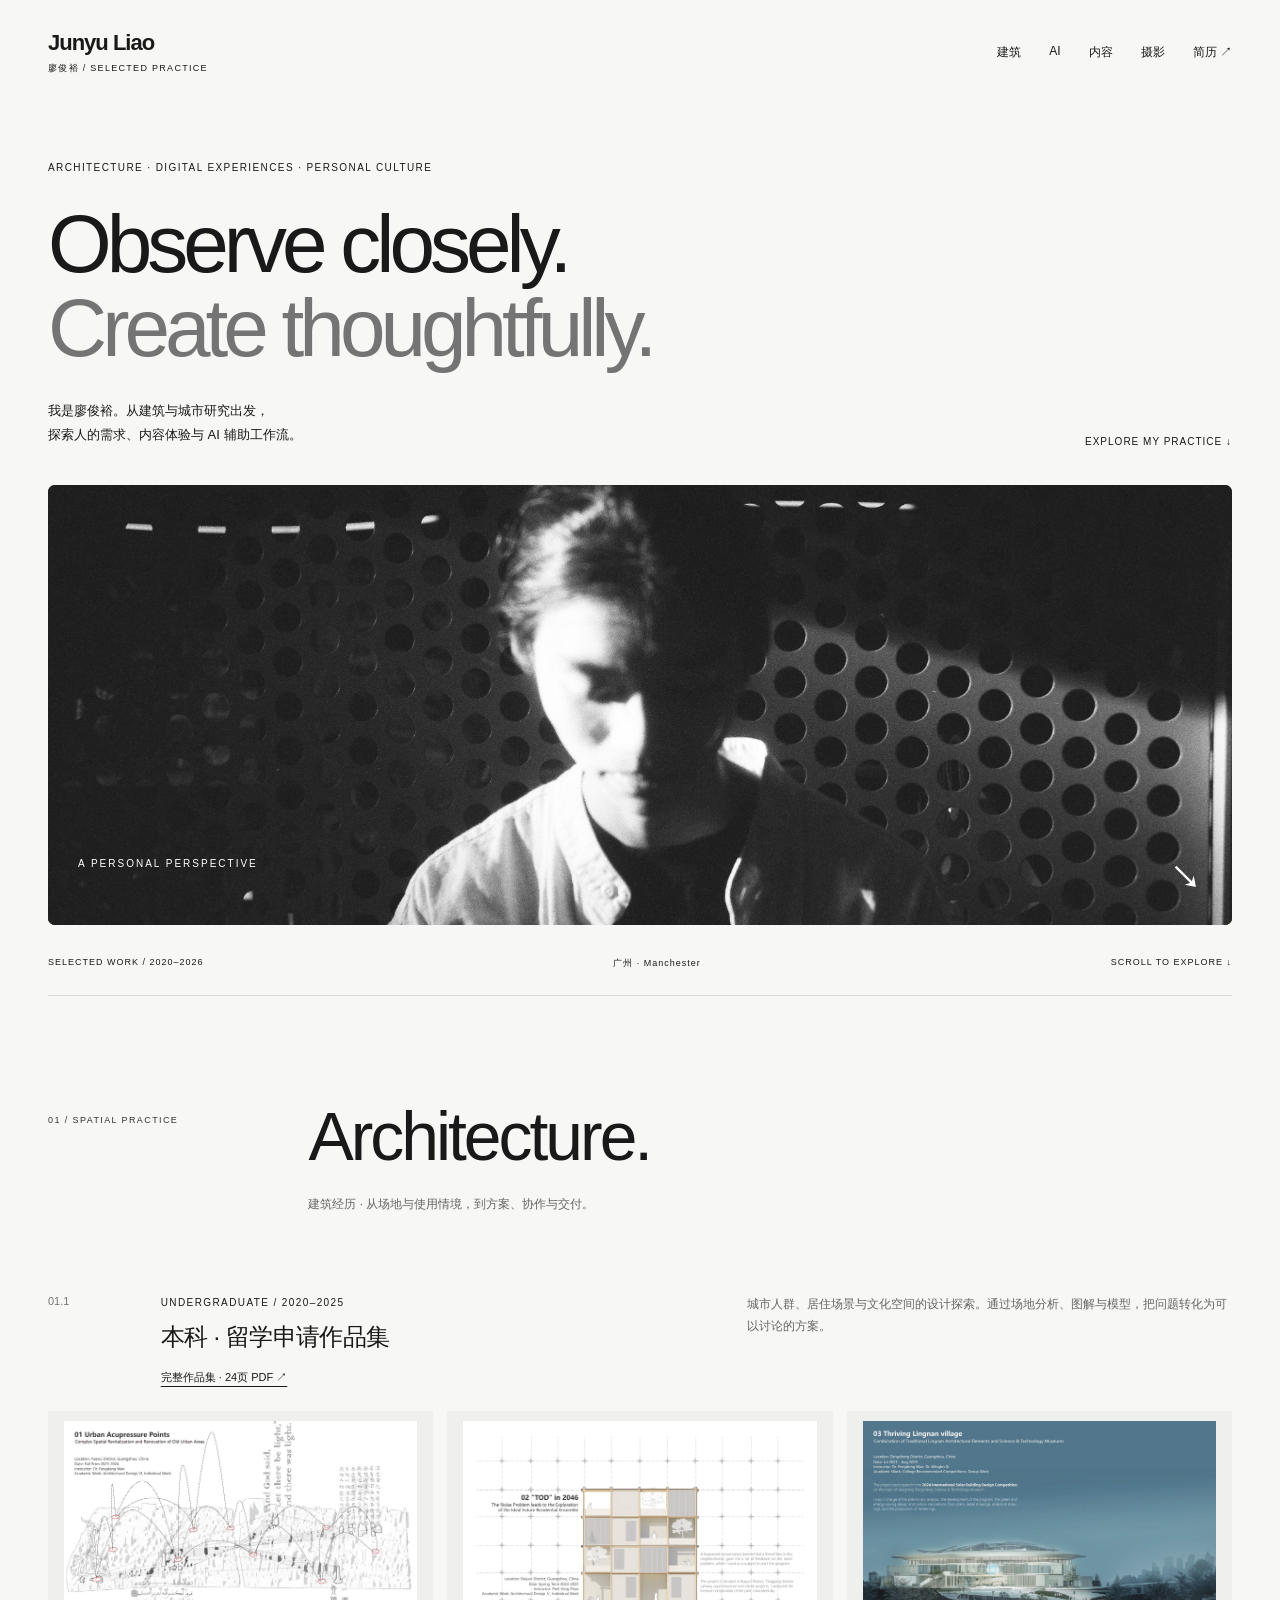
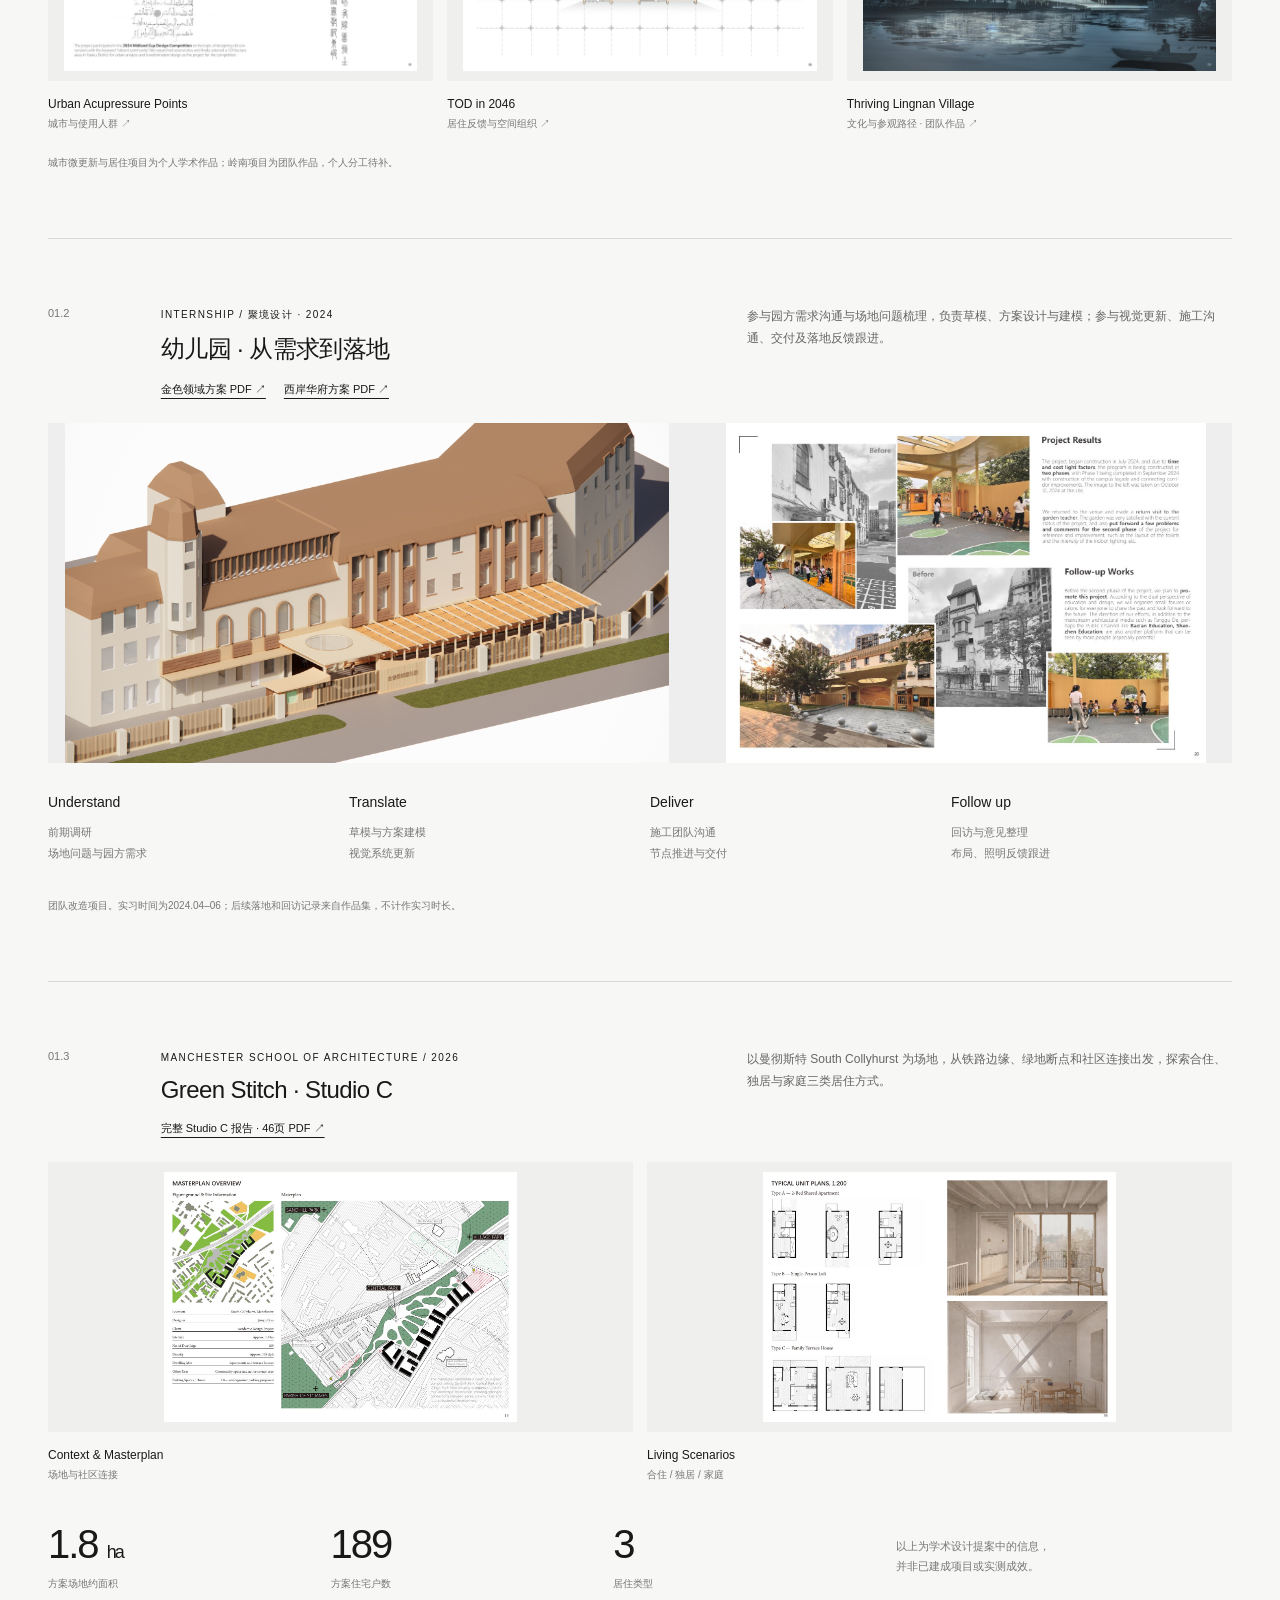
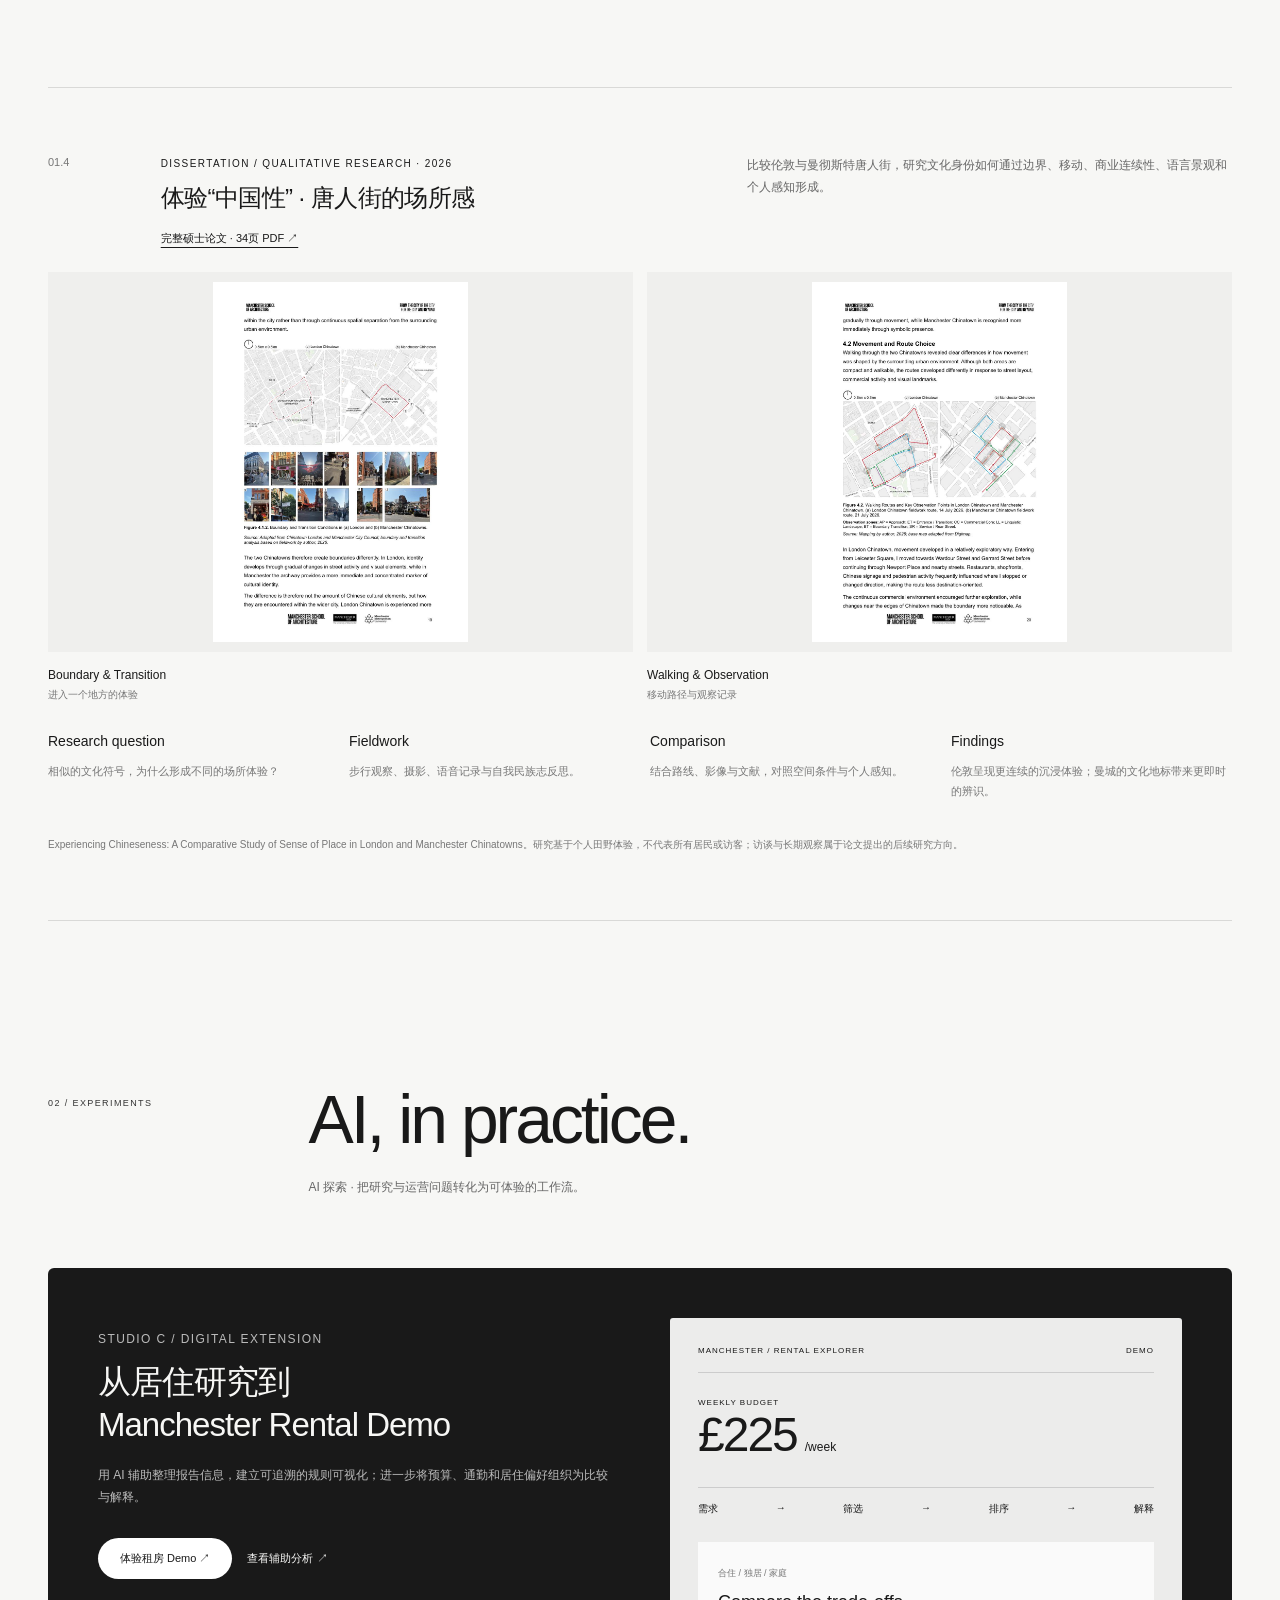
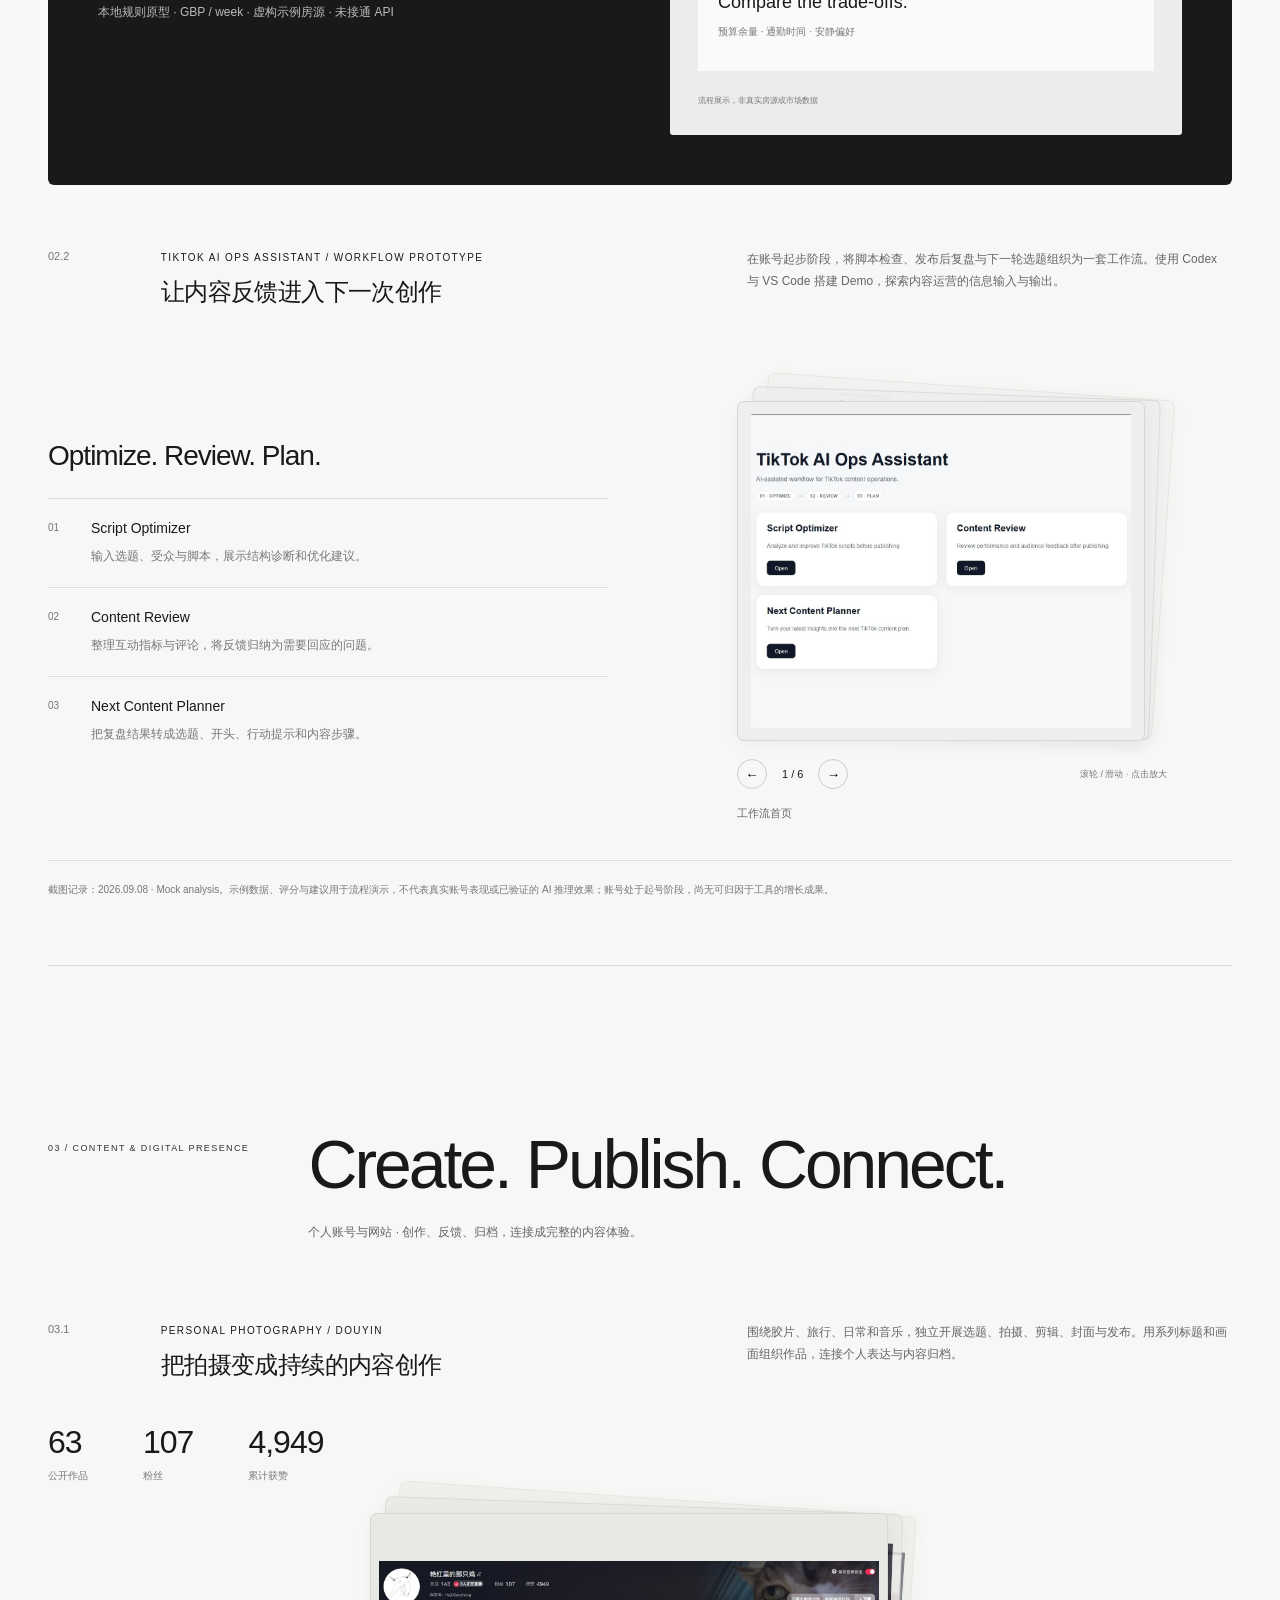
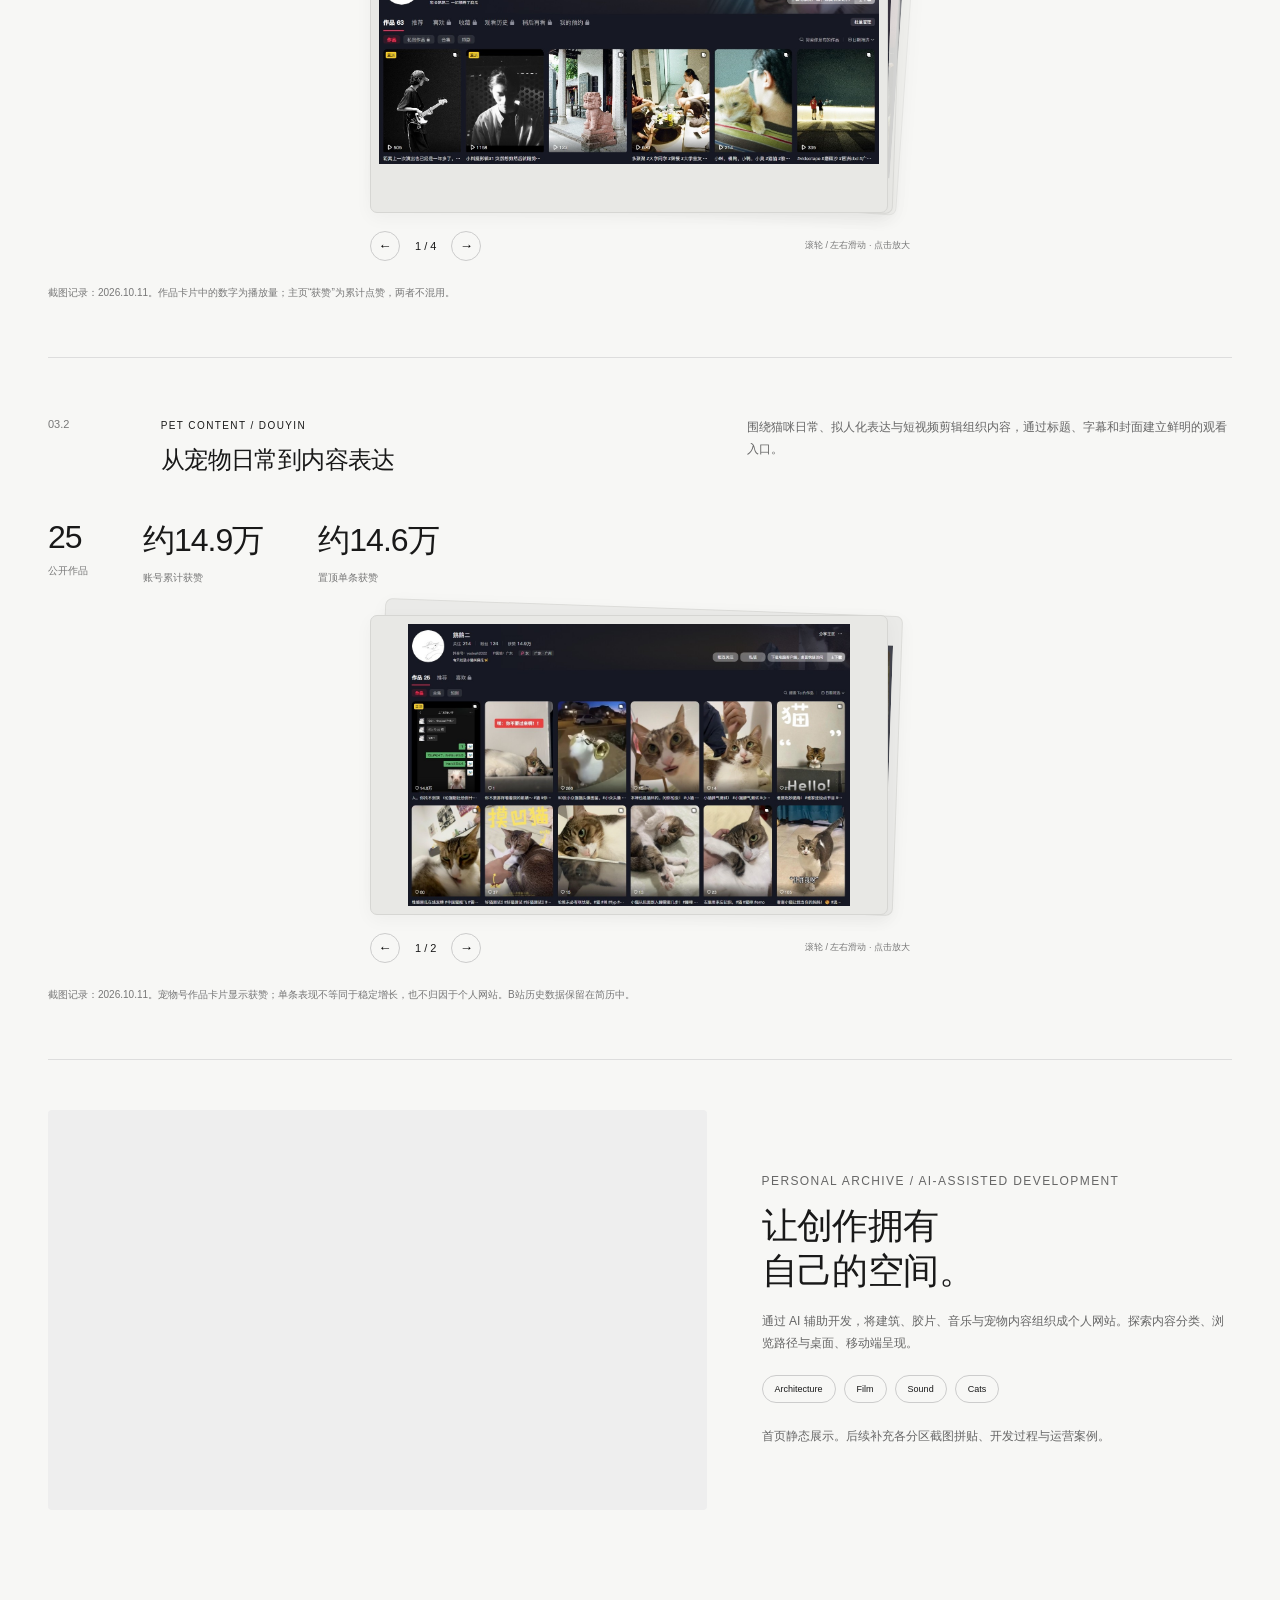
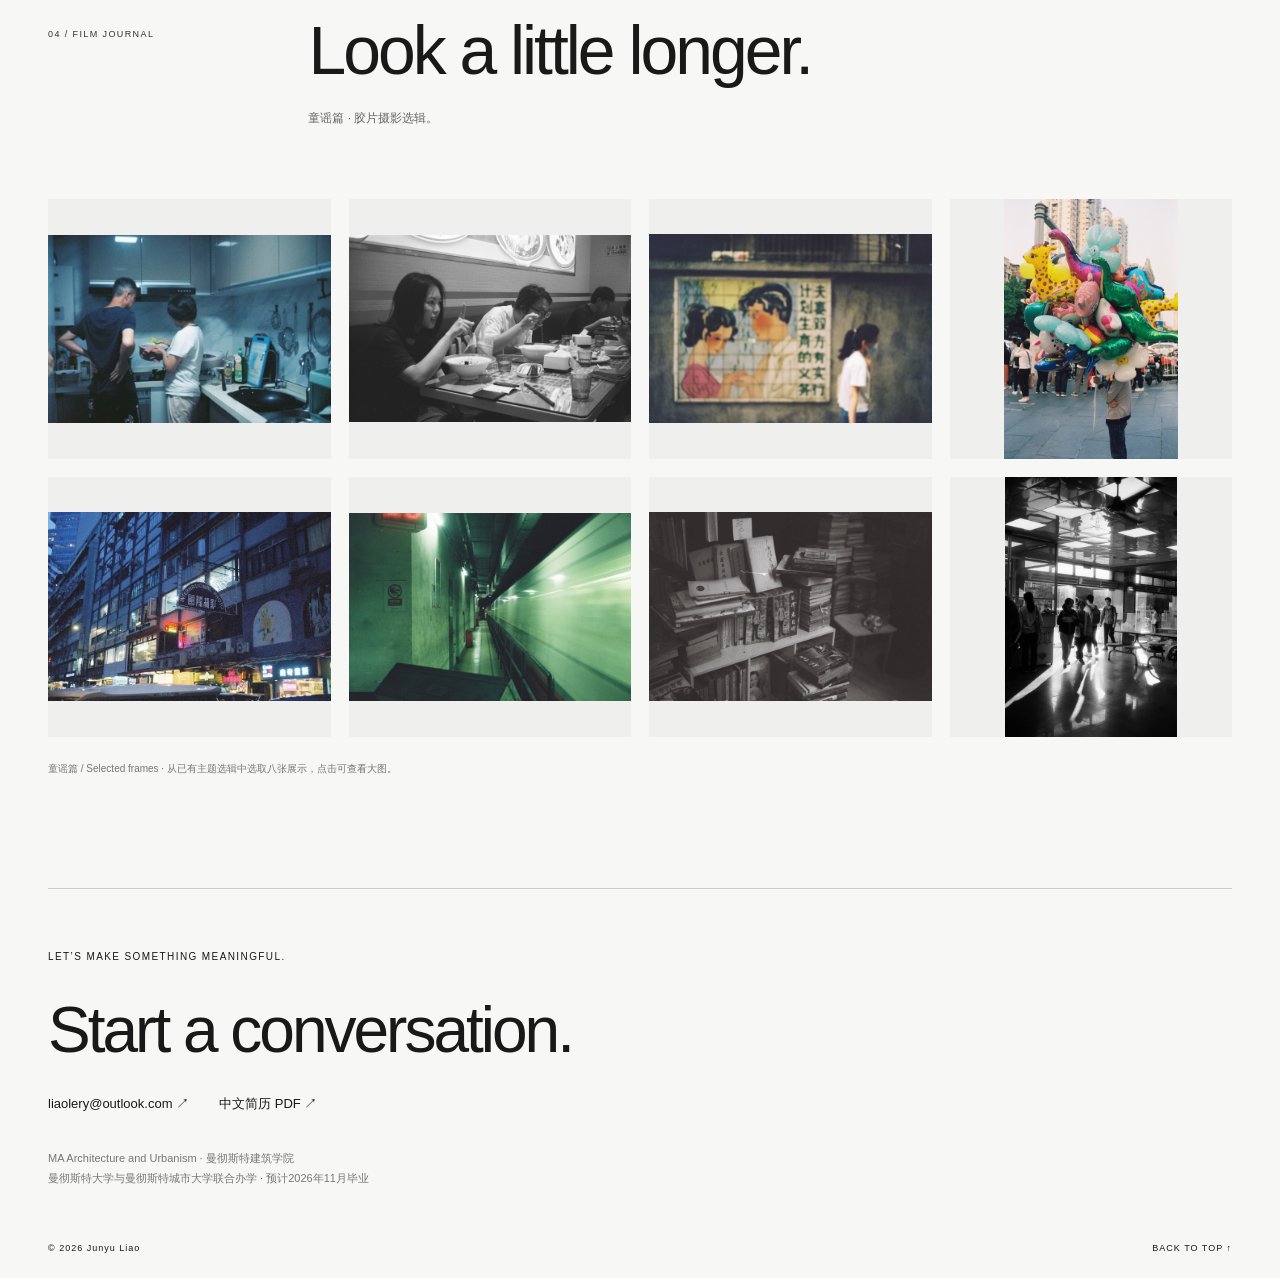
<file: index.html>
<!doctype html><html lang="zh-CN"><head><meta charset="utf-8"><meta name="viewport" content="width=device-width,initial-scale=1"><title>Junyu Liao — Selected Practice</title><meta name="description" content="廖俊裕的建筑经历、AI探索、内容与网站运营、胶片摄影作品。"><link rel="stylesheet" href="editorial.css"></head><body>
<header class="top"><a class="brand" href="#home">Junyu Liao<span>廖俊裕 / SELECTED PRACTICE</span></a><nav aria-label="主要导航"><a href="#architecture">建筑</a><a href="#ai">AI</a><a href="#content">内容</a><a href="#film">摄影</a><a href="assets/Junyu-Liao-CV-CN-latest.pdf" target="_blank" rel="noopener">简历 ↗</a></nav></header>
<main id="home"><section class="hero"><div class="hero-type"><p class="eyebrow">ARCHITECTURE · DIGITAL EXPERIENCES · PERSONAL CULTURE</p><h1>Observe closely.<br><span>Create thoughtfully.</span></h1><div class="hero-bottom"><p>我是廖俊裕。从建筑与城市研究出发，<br>探索人的需求、内容体验与 AI 辅助工作流。</p><a href="#architecture">EXPLORE MY PRACTICE ↓</a></div></div><a class="hero-photo" href="#architecture" aria-label="浏览作品"><img src="assets/home/portrait.jpg" alt="黑白胶片人像"><span class="photo-label">A PERSONAL PERSPECTIVE <b>↘</b></span></a></section>
<div class="index-line"><span>SELECTED WORK / 2020–2026</span><span>广州 · Manchester</span><span>SCROLL TO EXPLORE ↓</span></div>
<section id="architecture" class="chapter"><div class="chapter-head"><p class="eyebrow">01 / SPATIAL PRACTICE</p><div><h2>Architecture.</h2><p>建筑经历 · 从场地与使用情境，到方案、协作与交付。</p></div></div>
<article class="case"><div class="case-head"><span class="case-number">01.1</span><div><p class="eyebrow">UNDERGRADUATE / 2020–2025</p><h3>本科 · 留学申请作品集</h3><div class="pdf-links"><a href="assets/Junyu-Liao-Architecture-2020-2025.pdf" target="_blank" rel="noopener">完整作品集 · 24页 PDF ↗</a></div></div><p>城市人群、居住场景与文化空间的设计探索。通过场地分析、图解与模型，把问题转化为可以讨论的方案。</p></div><div class="image-grid three"><a href="assets/plans/Urban-Acupressure.pdf" target="_blank" rel="noopener"><img src="assets/projects/urban-cover.jpg" alt="城市微更新作品图页" loading="lazy"><span>Urban Acupressure Points <small>城市与使用人群 ↗</small></span></a><a href="assets/plans/TOD-2046.pdf" target="_blank" rel="noopener"><img src="assets/projects/tod-cover.jpg" alt="TOD住宅设计图页" loading="lazy"><span>TOD in 2046 <small>居住反馈与空间组织 ↗</small></span></a><a href="assets/plans/Thriving-Lingnan.pdf" target="_blank" rel="noopener"><img src="assets/projects/lingnan-cover.jpg" alt="岭南科技馆团队作品" loading="lazy"><span>Thriving Lingnan Village <small>文化与参观路径 · 团队作品 ↗</small></span></a></div><p class="fine">城市微更新与居住项目为个人学术作品；岭南项目为团队作品，个人分工待补。</p></article>
<article class="case"><div class="case-head"><span class="case-number">01.2</span><div><p class="eyebrow">INTERNSHIP / 聚境设计 · 2024</p><h3>幼儿园 · 从需求到落地</h3><div class="pdf-links"><a href="assets/plans/Kindergarten-Golden-Fields.pdf" target="_blank" rel="noopener">金色领域方案 PDF ↗</a><a href="assets/plans/Kindergarten-West-Coast.pdf" target="_blank" rel="noopener">西岸华府方案 PDF ↗</a></div></div><p>参与园方需求沟通与场地问题梳理，负责草模、方案设计与建模；参与视觉更新、施工沟通、交付及落地反馈跟进。</p></div><div class="kindergarten-collage"><img src="assets/projects/kindergarten-render.png" alt="幼儿园团队方案效果图" loading="lazy"><img src="assets/projects/kindergarten-22.jpg" alt="幼儿园阶段性落地与回访图页" loading="lazy"></div><div class="process"><div><b>Understand</b><p>前期调研<br>场地问题与园方需求</p></div><div><b>Translate</b><p>草模与方案建模<br>视觉系统更新</p></div><div><b>Deliver</b><p>施工团队沟通<br>节点推进与交付</p></div><div><b>Follow up</b><p>回访与意见整理<br>布局、照明反馈跟进</p></div></div><p class="fine">团队改造项目。实习时间为2024.04–06；后续落地和回访记录来自作品集，不计作实习时长。</p></article>
<article class="case"><div class="case-head"><span class="case-number">01.3</span><div><p class="eyebrow">MANCHESTER SCHOOL OF ARCHITECTURE / 2026</p><h3>Green Stitch · Studio C</h3><div class="pdf-links"><a href="assets/plans/Studio-C-Green-Stitch.pdf" target="_blank" rel="noopener">完整 Studio C 报告 · 46页 PDF ↗</a></div></div><p>以曼彻斯特 South Collyhurst 为场地，从铁路边缘、绿地断点和社区连接出发，探索合住、独居与家庭三类居住方式。</p></div><div class="image-grid two"><a href="assets/projects/green-stitch-15.jpg" target="_blank" rel="noopener"><img src="assets/projects/green-stitch-15.jpg" alt="Green Stitch总体规划" loading="lazy"><span>Context & Masterplan <small>场地与社区连接</small></span></a><a href="assets/projects/green-stitch-36.jpg" target="_blank" rel="noopener"><img src="assets/projects/green-stitch-36.jpg" alt="三类住宅方案图" loading="lazy"><span>Living Scenarios <small>合住 / 独居 / 家庭</small></span></a></div><div class="project-facts"><div><strong>1.8 <small>ha</small></strong><span>方案场地约面积</span></div><div><strong>189</strong><span>方案住宅户数</span></div><div><strong>3</strong><span>居住类型</span></div><p>以上为学术设计提案中的信息，<br>并非已建成项目或实测成效。</p></div></article>
<article class="case dissertation"><div class="case-head"><span class="case-number">01.4</span><div><p class="eyebrow">DISSERTATION / QUALITATIVE RESEARCH · 2026</p><h3>体验“中国性” · 唐人街的场所感</h3><div class="pdf-links"><a href="assets/plans/Junyu-Liao-Dissertation.pdf" target="_blank" rel="noopener">完整硕士论文 · 34页 PDF ↗</a></div></div><p>比较伦敦与曼彻斯特唐人街，研究文化身份如何通过边界、移动、商业连续性、语言景观和个人感知形成。</p></div><div class="image-grid two"><a href="assets/plans/Junyu-Liao-Dissertation.pdf#page=19" target="_blank" rel="noopener"><img src="assets/projects/dissertation-19.jpg" alt="论文中的唐人街边界与过渡比较图" loading="lazy"><span>Boundary & Transition <small>进入一个地方的体验</small></span></a><a href="assets/plans/Junyu-Liao-Dissertation.pdf#page=20" target="_blank" rel="noopener"><img src="assets/projects/dissertation-20.jpg" alt="论文中的步行路线与观察点图" loading="lazy"><span>Walking & Observation <small>移动路径与观察记录</small></span></a></div><div class="process"><div><b>Research question</b><p>相似的文化符号，为什么形成不同的场所体验？</p></div><div><b>Fieldwork</b><p>步行观察、摄影、语音记录与自我民族志反思。</p></div><div><b>Comparison</b><p>结合路线、影像与文献，对照空间条件与个人感知。</p></div><div><b>Findings</b><p>伦敦呈现更连续的沉浸体验；曼城的文化地标带来更即时的辨识。</p></div></div><p class="fine">Experiencing Chineseness: A Comparative Study of Sense of Place in London and Manchester Chinatowns。研究基于个人田野体验，不代表所有居民或访客；访谈与长期观察属于论文提出的后续研究方向。</p></article></section>
<section id="ai" class="chapter"><div class="chapter-head"><p class="eyebrow">02 / EXPERIMENTS</p><div><h2>AI, in practice.</h2><p>AI 探索 · 把研究与运营问题转化为可体验的工作流。</p></div></div><article class="feature dark"><div><p class="eyebrow">STUDIO C / DIGITAL EXTENSION</p><h3>从居住研究到<br>Manchester Rental Demo</h3><p>用 AI 辅助整理报告信息，建立可追溯的规则可视化；进一步将预算、通勤和居住偏好组织为比较与解释。</p><a class="pill" href="studio-detail.html#projects/green-stitch/agent">体验租房 Demo ↗</a><a class="text-link" href="studio-detail.html#projects/green-stitch/analysis">查看辅助分析 ↗</a><p class="fine">本地规则原型 · GBP / week · 虚构示例房源 · 未接通 API</p></div><div class="demo-visual"><div class="demo-top">MANCHESTER / RENTAL EXPLORER <span>DEMO</span></div><div class="demo-budget"><small>WEEKLY BUDGET</small><strong>£225<span>/week</span></strong></div><div class="flow-row"><span>需求</span>→<span>筛选</span>→<span>排序</span>→<span>解释</span></div><div class="mock-result"><span>合住 / 独居 / 家庭</span><b>Compare the trade-offs.</b><p>预算余量 · 通勤时间 · 安静偏好</p></div><small>流程展示，非真实房源或市场数据</small></div></article><article class="case tiktok-case"><div class="case-head"><span class="case-number">02.2</span><div><p class="eyebrow">TIKTOK AI OPS ASSISTANT / WORKFLOW PROTOTYPE</p><h3>让内容反馈进入下一次创作</h3></div><p>在账号起步阶段，将脚本检查、发布后复盘与下一轮选题组织为一套工作流。使用 Codex 与 VS Code 搭建 Demo，探索内容运营的信息输入与输出。</p></div><div class="tk-compact"><div class="tk-narrative"><h4>Optimize. Review. Plan.</h4><ol><li><span>01</span><div><b>Script Optimizer</b><p>输入选题、受众与脚本，展示结构诊断和优化建议。</p></div></li><li><span>02</span><div><b>Content Review</b><p>整理互动指标与评论，将反馈归纳为需要回应的问题。</p></div></li><li><span>03</span><div><b>Next Content Planner</b><p>把复盘结果转成选题、开头、行动提示和内容步骤。</p></div></li></ol></div><div class="tk-preview"><div class="shot-stack" tabindex="0" aria-label="TikTok Demo截图叠卡，使用左右方向键或滚轮切换"><div class="shot-deck"><a href="assets/tiktok/demo-1.jpg" target="_blank" rel="noopener" data-caption="工作流首页"><img src="assets/tiktok/demo-1.jpg" alt="TikTok Demo · 工作流首页" loading="lazy"></a><a href="assets/tiktok/demo-2.jpg" target="_blank" rel="noopener" data-caption="脚本输入"><img src="assets/tiktok/demo-2.jpg" alt="TikTok Demo · 脚本输入" loading="lazy"></a><a href="assets/tiktok/demo-3.jpg" target="_blank" rel="noopener" data-caption="脚本诊断与优化"><img src="assets/tiktok/demo-3.jpg" alt="TikTok Demo · 脚本诊断与优化" loading="lazy"></a><a href="assets/tiktok/demo-4.jpg" target="_blank" rel="noopener" data-caption="复盘输入"><img src="assets/tiktok/demo-4.jpg" alt="TikTok Demo · 复盘输入" loading="lazy"></a><a href="assets/tiktok/demo-5.jpg" target="_blank" rel="noopener" data-caption="互动指标与评论洞察"><img src="assets/tiktok/demo-5.jpg" alt="TikTok Demo · 互动指标与评论洞察" loading="lazy"></a><a href="assets/tiktok/demo-6.jpg" target="_blank" rel="noopener" data-caption="下一轮内容规划"><img src="assets/tiktok/demo-6.jpg" alt="TikTok Demo · 下一轮内容规划" loading="lazy"></a></div><div class="shot-controls"><button type="button" data-step="-1" aria-label="上一张截图">←</button><span aria-live="polite"></span><button type="button" data-step="1" aria-label="下一张截图">→</button><small>滚轮 / 滑动 · 点击放大</small></div><p class="shot-caption"></p></div></div></div><p class="fine tk-note">截图记录：2026.09.08 · Mock analysis。示例数据、评分与建议用于流程演示，不代表真实账号表现或已验证的 AI 推理效果；账号处于起号阶段，尚无可归因于工具的增长成果。</p></article></section>
<section id="content" class="chapter"><div class="chapter-head"><p class="eyebrow">03 / CONTENT & DIGITAL PRESENCE</p><div><h2>Create. Publish. Connect.</h2><p>个人账号与网站 · 创作、反馈、归档，连接成完整的内容体验。</p></div></div><article class="account-case"><div class="case-head"><span class="case-number">03.1</span><div><p class="eyebrow">PERSONAL PHOTOGRAPHY / DOUYIN</p><h3>把拍摄变成持续的内容创作</h3></div><p>围绕胶片、旅行、日常和音乐，独立开展选题、拍摄、剪辑、封面与发布。用系列标题和画面组织作品，连接个人表达与内容归档。</p></div><div class="account-stats"><span><b>63</b>公开作品</span><span><b>107</b>粉丝</span><span><b>4,949</b>累计获赞</span></div><div class="shot-stack" tabindex="0" aria-label="账号截图叠卡，使用左右方向键或滚轮切换"><div class="shot-deck"><a href="assets/accounts/account-1.jpg" target="_blank" rel="noopener"><img src="assets/accounts/account-1.jpg" alt="个人摄影账号作品截图 1" loading="lazy"></a><a href="assets/accounts/account-2.jpg" target="_blank" rel="noopener"><img src="assets/accounts/account-2.jpg" alt="个人摄影账号作品截图 2" loading="lazy"></a><a href="assets/accounts/account-3.jpg" target="_blank" rel="noopener"><img src="assets/accounts/account-3.jpg" alt="个人摄影账号作品截图 3" loading="lazy"></a><a href="assets/accounts/account-4.jpg" target="_blank" rel="noopener"><img src="assets/accounts/account-4.jpg" alt="个人摄影账号作品截图 4" loading="lazy"></a></div><div class="shot-controls"><button type="button" data-step="-1" aria-label="上一张截图">←</button><span aria-live="polite"></span><button type="button" data-step="1" aria-label="下一张截图">→</button><small>滚轮 / 左右滑动 · 点击放大</small></div></div><p class="fine">截图记录：2026.10.11。作品卡片中的数字为播放量；主页“获赞”为累计点赞，两者不混用。</p></article><article class="account-case"><div class="case-head"><span class="case-number">03.2</span><div><p class="eyebrow">PET CONTENT / DOUYIN</p><h3>从宠物日常到内容表达</h3></div><p>围绕猫咪日常、拟人化表达与短视频剪辑组织内容，通过标题、字幕和封面建立鲜明的观看入口。</p></div><div class="account-stats"><span><b>25</b>公开作品</span><span><b>约14.9万</b>账号累计获赞</span><span><b>约14.6万</b>置顶单条获赞</span></div><div class="shot-stack" tabindex="0" aria-label="账号截图叠卡，使用左右方向键或滚轮切换"><div class="shot-deck"><a href="assets/accounts/account-5.jpg" target="_blank" rel="noopener"><img src="assets/accounts/account-5.jpg" alt="宠物账号作品与获赞截图 1" loading="lazy"></a><a href="assets/accounts/account-6.jpg" target="_blank" rel="noopener"><img src="assets/accounts/account-6.jpg" alt="宠物账号作品与获赞截图 2" loading="lazy"></a></div><div class="shot-controls"><button type="button" data-step="-1" aria-label="上一张截图">←</button><span aria-live="polite"></span><button type="button" data-step="1" aria-label="下一张截图">→</button><small>滚轮 / 左右滑动 · 点击放大</small></div></div><p class="fine">截图记录：2026.10.11。宠物号作品卡片显示获赞；单条表现不等同于稳定增长，也不归因于个人网站。B站历史数据保留在简历中。</p></article><article class="website-feature"><div class="website-cover"><iframe src="assets/archive-preview.html" title="个人网站首页静态展示" sandbox loading="lazy"></iframe></div><div><p class="eyebrow">PERSONAL ARCHIVE / AI-ASSISTED DEVELOPMENT</p><h3>让创作拥有<br>自己的空间。</h3><p>通过 AI 辅助开发，将建筑、胶片、音乐与宠物内容组织成个人网站。探索内容分类、浏览路径与桌面、移动端呈现。</p><div class="tags"><span>Architecture</span><span>Film</span><span>Sound</span><span>Cats</span></div><p class="fine">首页静态展示。后续补充各分区截图拼贴、开发过程与运营案例。</p></div></article></section>
<section id="film" class="chapter"><div class="chapter-head"><p class="eyebrow">04 / FILM JOURNAL</p><div><h2>Look a little longer.</h2><p>童谣篇 · 胶片摄影选辑。</p></div></div><div class="film-selected"><a href="assets/film/nursery-1.jpg" target="_blank" rel="noopener"><img src="assets/film/nursery-1.jpg" alt="童谣篇 · 胶片选图 1" loading="lazy"></a><a href="assets/film/nursery-2.jpg" target="_blank" rel="noopener"><img src="assets/film/nursery-2.jpg" alt="童谣篇 · 胶片选图 2" loading="lazy"></a><a href="assets/film/nursery-3.jpg" target="_blank" rel="noopener"><img src="assets/film/nursery-3.jpg" alt="童谣篇 · 胶片选图 3" loading="lazy"></a><a href="assets/film/nursery-4.jpg" target="_blank" rel="noopener"><img src="assets/film/nursery-4.jpg" alt="童谣篇 · 胶片选图 4" loading="lazy"></a><a href="assets/film/nursery-5.jpg" target="_blank" rel="noopener"><img src="assets/film/nursery-5.jpg" alt="童谣篇 · 胶片选图 5" loading="lazy"></a><a href="assets/film/nursery-6.jpg" target="_blank" rel="noopener"><img src="assets/film/nursery-6.jpg" alt="童谣篇 · 胶片选图 6" loading="lazy"></a><a href="assets/film/nursery-7.jpg" target="_blank" rel="noopener"><img src="assets/film/nursery-7.jpg" alt="童谣篇 · 胶片选图 7" loading="lazy"></a><a href="assets/film/nursery-8.jpg" target="_blank" rel="noopener"><img src="assets/film/nursery-8.jpg" alt="童谣篇 · 胶片选图 8" loading="lazy"></a></div><p class="fine">童谣篇 / Selected frames · 从已有主题选辑中选取八张展示，点击可查看大图。</p></section>
<footer id="contact"><p class="eyebrow">LET’S MAKE SOMETHING MEANINGFUL.</p><h2>Start a conversation.</h2><div><a href="mailto:liaolery@outlook.com">liaolery@outlook.com ↗</a><a href="assets/Junyu-Liao-CV-CN-latest.pdf" target="_blank" rel="noopener">中文简历 PDF ↗</a></div><p>MA Architecture and Urbanism · 曼彻斯特建筑学院<br>曼彻斯特大学与曼彻斯特城市大学联合办学 · 预计2026年11月毕业</p><div class="footer-bottom"><span>© 2026 Junyu Liao</span><a href="#home">BACK TO TOP ↑</a></div></footer></main><script src="shot-stack.js" defer></script></body></html>
</file>
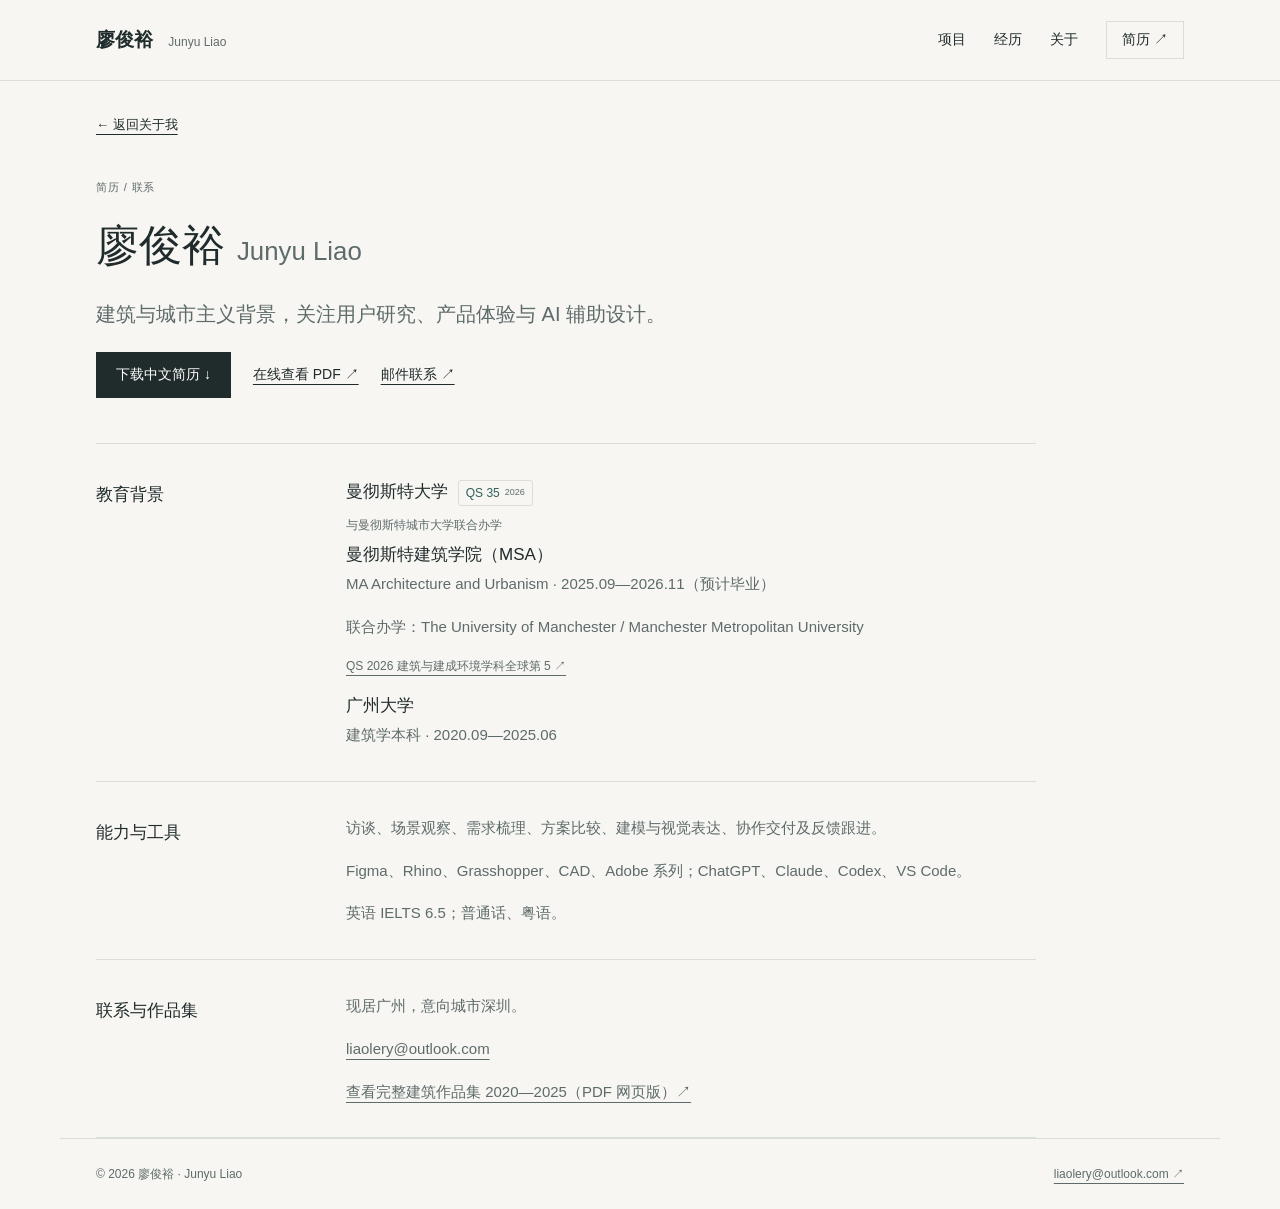
<file: cv.html>
<!doctype html><html lang="zh-CN"><head><meta charset="utf-8"><meta name="viewport" content="width=device-width,initial-scale=1"><meta name="description" content="查看与下载廖俊裕的最新中文简历。"><meta name="theme-color" content="#f7f6f2"><title>简历与联系方式｜廖俊裕</title><link rel="stylesheet" href="styles.css"></head><body><a class="skip" href="#main">跳转到正文</a><header class="header"><div class="wrap"><a class="brand" href="index.html">廖俊裕 <span>Junyu Liao</span></a><nav aria-label="主导航"><a href="portfolio.html#work">项目</a><a href="portfolio.html#experience">经历</a><a href="portfolio.html#about">关于</a><a class="nav-cv" href="cv.html">简历 ↗</a></nav></div></header><main id="main" class="wrap"><a class="back" href="portfolio.html#about">← 返回关于我</a><section class="case-hero"><p class="eyebrow">简历 / 联系</p><h1>廖俊裕 <span class="latin">Junyu Liao</span></h1><p class="lead">建筑与城市主义背景，关注用户研究、产品体验与 AI 辅助设计。</p><div class="actions"><a class="button" href="assets/Junyu-Liao-CV-CN-latest.pdf" download="廖俊裕-中文简历.pdf">下载中文简历 ↓</a><a href="assets/Junyu-Liao-CV-CN-latest.pdf" target="_blank" rel="noopener">在线查看 PDF ↗</a><a href="mailto:liaolery@outlook.com">邮件联系 ↗</a></div></section><div class="case-body"><section><h2>教育背景</h2><div><h3>曼彻斯特大学 <a class="rank-badge" href="https://www.manchester.ac.uk/about/news/university-of-manchester-ranked-among-europes-top-10-in-latest-qs-rankings/" target="_blank" rel="noopener" aria-label="曼彻斯特大学 QS 2026 综合排名第35">QS 35 <small>2026</small></a><br><span class="joint-school">与曼彻斯特城市大学联合办学</span><br>曼彻斯特建筑学院（MSA）</h3><p>MA Architecture and Urbanism · 2025.09—2026.11（预计毕业）</p><p class="quiet">联合办学：The University of Manchester / Manchester Metropolitan University</p><p class="school-rank"><a href="https://www.msa.ac.uk/news/item-12285504/" target="_blank" rel="noopener">QS 2026 建筑与建成环境学科全球第 5 ↗</a></p><h3>广州大学</h3><p>建筑学本科 · 2020.09—2025.06</p></div></section><section><h2>能力与工具</h2><div><p>访谈、场景观察、需求梳理、方案比较、建模与视觉表达、协作交付及反馈跟进。</p><p>Figma、Rhino、Grasshopper、CAD、Adobe 系列；ChatGPT、Claude、Codex、VS Code。</p><p>英语 IELTS 6.5；普通话、粤语。</p></div></section><section><h2>联系与作品集</h2><div><p>现居广州，意向城市深圳。</p><p><a href="mailto:liaolery@outlook.com">liaolery@outlook.com</a></p><p class="quiet"><a href="assets/Junyu-Liao-Architecture-2020-2025.pdf" target="_blank" rel="noopener">查看完整建筑作品集 2020—2025（PDF 网页版）↗</a></p></div></section></div></main><footer class="wrap footer"><span>© 2026 廖俊裕 · Junyu Liao</span><a href="mailto:liaolery@outlook.com">liaolery@outlook.com ↗</a></footer></body></html>
</file>
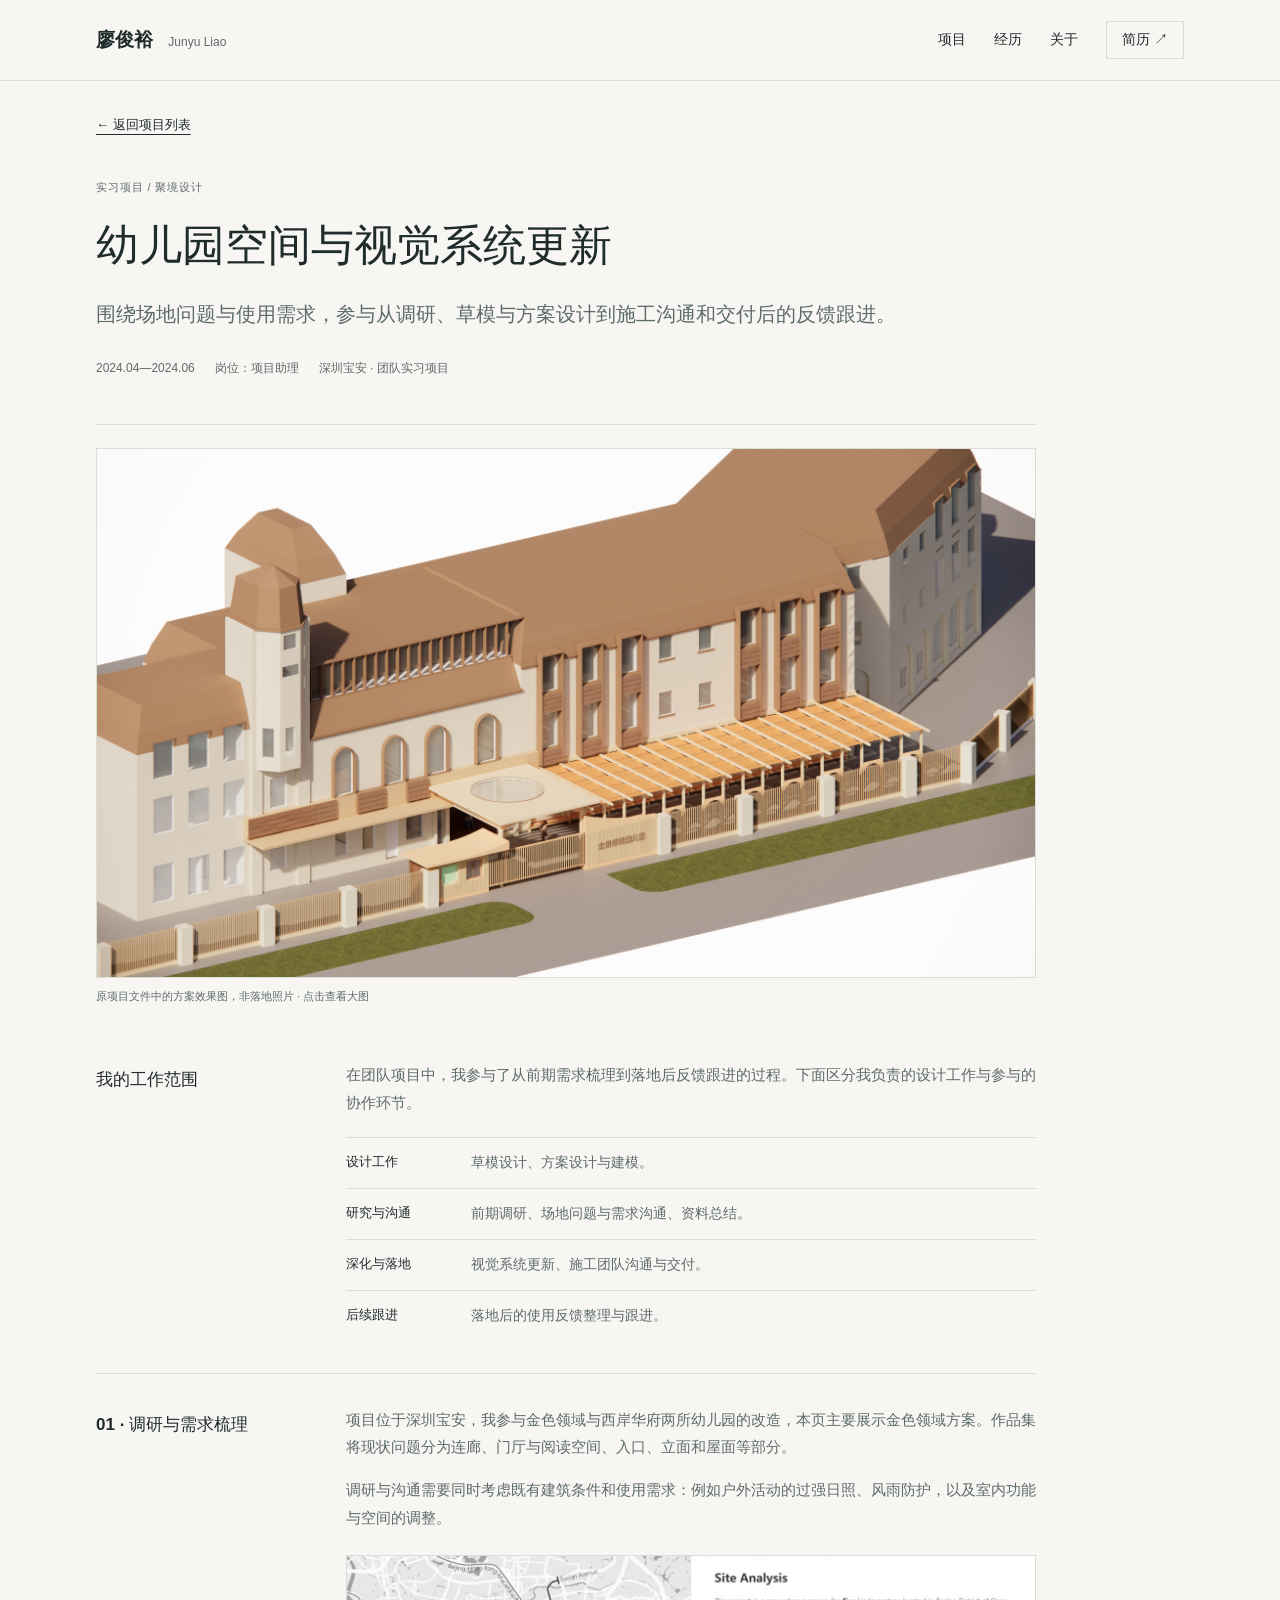
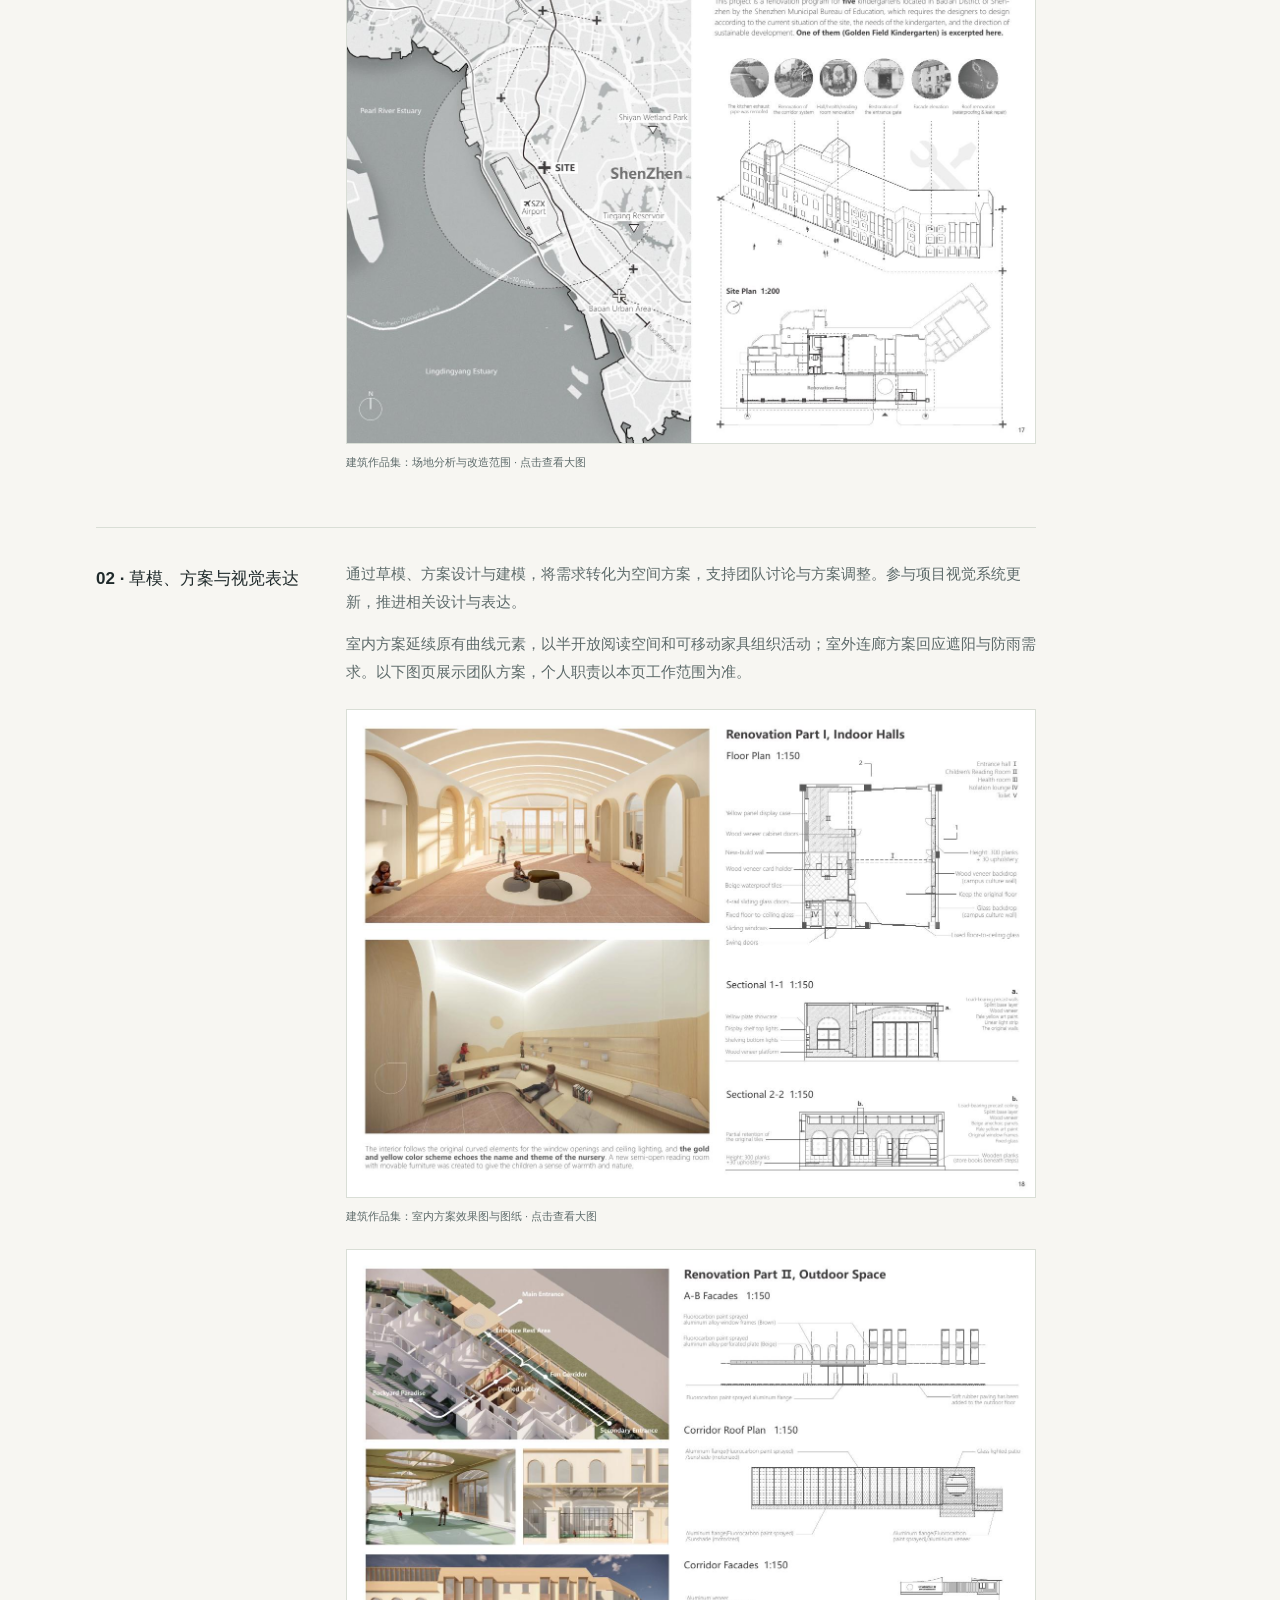
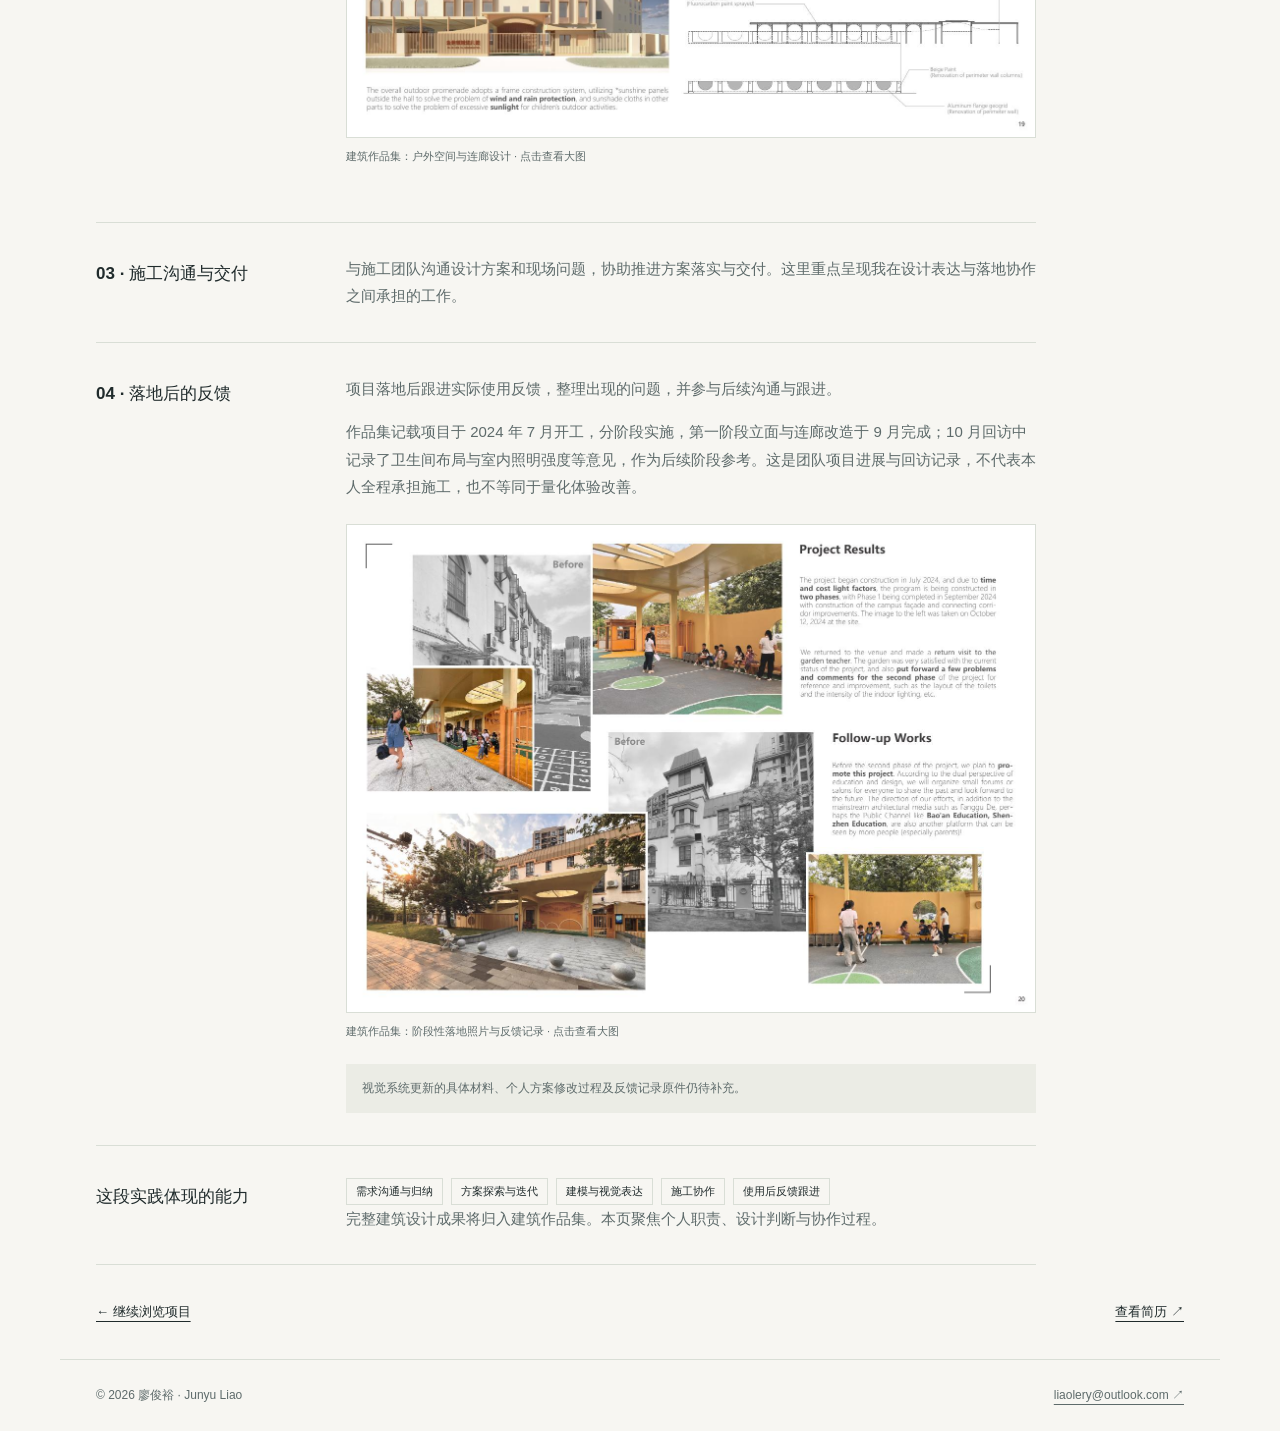
<file: kindergarten.html>
<!doctype html><html lang="zh-CN"><head><meta charset="utf-8"><meta name="viewport" content="width=device-width,initial-scale=1"><meta name="description" content="围绕场地问题与使用需求，参与从调研、草模与方案设计到施工沟通和交付后的反馈跟进。"><meta name="theme-color" content="#f7f6f2"><title>幼儿园空间与视觉系统更新｜廖俊裕</title><link rel="stylesheet" href="styles.css"></head><body><a class="skip" href="#main">跳转到正文</a><header class="header"><div class="wrap"><a class="brand" href="index.html">廖俊裕 <span>Junyu Liao</span></a><nav aria-label="主导航"><a href="portfolio.html#work">项目</a><a href="portfolio.html#experience">经历</a><a href="portfolio.html#about">关于</a><a class="nav-cv" href="cv.html">简历 ↗</a></nav></div></header><main id="main" class="wrap"><a class="back" href="portfolio.html#work">← 返回项目列表</a><section class="case-hero"><p class="eyebrow">实习项目 / 聚境设计</p><h1>幼儿园空间与视觉系统更新</h1><p class="lead">围绕场地问题与使用需求，参与从调研、草模与方案设计到施工沟通和交付后的反馈跟进。</p><div class="meta"><span>2024.04—2024.06</span><span>岗位：项目助理</span><span>深圳宝安 · 团队实习项目</span></div></section><figure class="project-figure"><a href="assets/projects/kindergarten-render.png" target="_blank" rel="noopener"><img src="assets/projects/kindergarten-render.png" alt="金色领域幼儿园改造方案效果图" loading="lazy"></a><figcaption>原项目文件中的方案效果图，非落地照片 · 点击查看大图</figcaption></figure><div class="case-body"><section><h2>我的工作范围</h2><div><p>在团队项目中，我参与了从前期需求梳理到落地后反馈跟进的过程。下面区分我负责的设计工作与参与的协作环节。</p><dl class="contribution"><div><dt>设计工作</dt><dd>草模设计、方案设计与建模。</dd></div><div><dt>研究与沟通</dt><dd>前期调研、场地问题与需求沟通、资料总结。</dd></div><div><dt>深化与落地</dt><dd>视觉系统更新、施工团队沟通与交付。</dd></div><div><dt>后续跟进</dt><dd>落地后的使用反馈整理与跟进。</dd></div></dl></div></section><section><h2>01 · 调研与需求梳理</h2><div><p>项目位于深圳宝安，我参与金色领域与西岸华府两所幼儿园的改造，本页主要展示金色领域方案。作品集将现状问题分为连廊、门厅与阅读空间、入口、立面和屋面等部分。</p><p>调研与沟通需要同时考虑既有建筑条件和使用需求：例如户外活动的过强日照、风雨防护，以及室内功能与空间的调整。</p><figure class="project-figure"><a href="assets/projects/kindergarten-19.jpg" target="_blank" rel="noopener"><img src="assets/projects/kindergarten-19.jpg" alt="作品集中的幼儿园场地分析与改造范围" loading="lazy"></a><figcaption>建筑作品集：场地分析与改造范围 · 点击查看大图</figcaption></figure></div></section><section><h2>02 · 草模、方案与视觉表达</h2><div><p>通过草模、方案设计与建模，将需求转化为空间方案，支持团队讨论与方案调整。参与项目视觉系统更新，推进相关设计与表达。</p><p>室内方案延续原有曲线元素，以半开放阅读空间和可移动家具组织活动；室外连廊方案回应遮阳与防雨需求。以下图页展示团队方案，个人职责以本页工作范围为准。</p><figure class="project-figure"><a href="assets/projects/kindergarten-20.jpg" target="_blank" rel="noopener"><img src="assets/projects/kindergarten-20.jpg" alt="幼儿园门厅与阅读空间方案及平剖面" loading="lazy"></a><figcaption>建筑作品集：室内方案效果图与图纸 · 点击查看大图</figcaption></figure><figure class="project-figure"><a href="assets/projects/kindergarten-21.jpg" target="_blank" rel="noopener"><img src="assets/projects/kindergarten-21.jpg" alt="幼儿园户外连廊及遮阳防雨方案" loading="lazy"></a><figcaption>建筑作品集：户外空间与连廊设计 · 点击查看大图</figcaption></figure></div></section><section><h2>03 · 施工沟通与交付</h2><div><p>与施工团队沟通设计方案和现场问题，协助推进方案落实与交付。这里重点呈现我在设计表达与落地协作之间承担的工作。</p></div></section><section><h2>04 · 落地后的反馈</h2><div><p>项目落地后跟进实际使用反馈，整理出现的问题，并参与后续沟通与跟进。</p><p>作品集记载项目于 2024 年 7 月开工，分阶段实施，第一阶段立面与连廊改造于 9 月完成；10 月回访中记录了卫生间布局与室内照明强度等意见，作为后续阶段参考。这是团队项目进展与回访记录，不代表本人全程承担施工，也不等同于量化体验改善。</p><figure class="project-figure"><a href="assets/projects/kindergarten-22.jpg" target="_blank" rel="noopener"><img src="assets/projects/kindergarten-22.jpg" alt="幼儿园项目改造前后及回访记录" loading="lazy"></a><figcaption>建筑作品集：阶段性落地照片与反馈记录 · 点击查看大图</figcaption></figure><p class="evidence">视觉系统更新的具体材料、个人方案修改过程及反馈记录原件仍待补充。</p></div></section><section><h2>这段实践体现的能力</h2><div><div class="tags"><span>需求沟通与归纳</span><span>方案探索与迭代</span><span>建模与视觉表达</span><span>施工协作</span><span>使用后反馈跟进</span></div><p>完整建筑设计成果将归入建筑作品集。本页聚焦个人职责、设计判断与协作过程。</p></div></section></div><div class="case-end"><a href="portfolio.html#work">← 继续浏览项目</a><a href="cv.html">查看简历 ↗</a></div></main><footer class="wrap footer"><span>© 2026 廖俊裕 · Junyu Liao</span><a href="mailto:liaolery@outlook.com">liaolery@outlook.com ↗</a></footer></body></html>
</file>
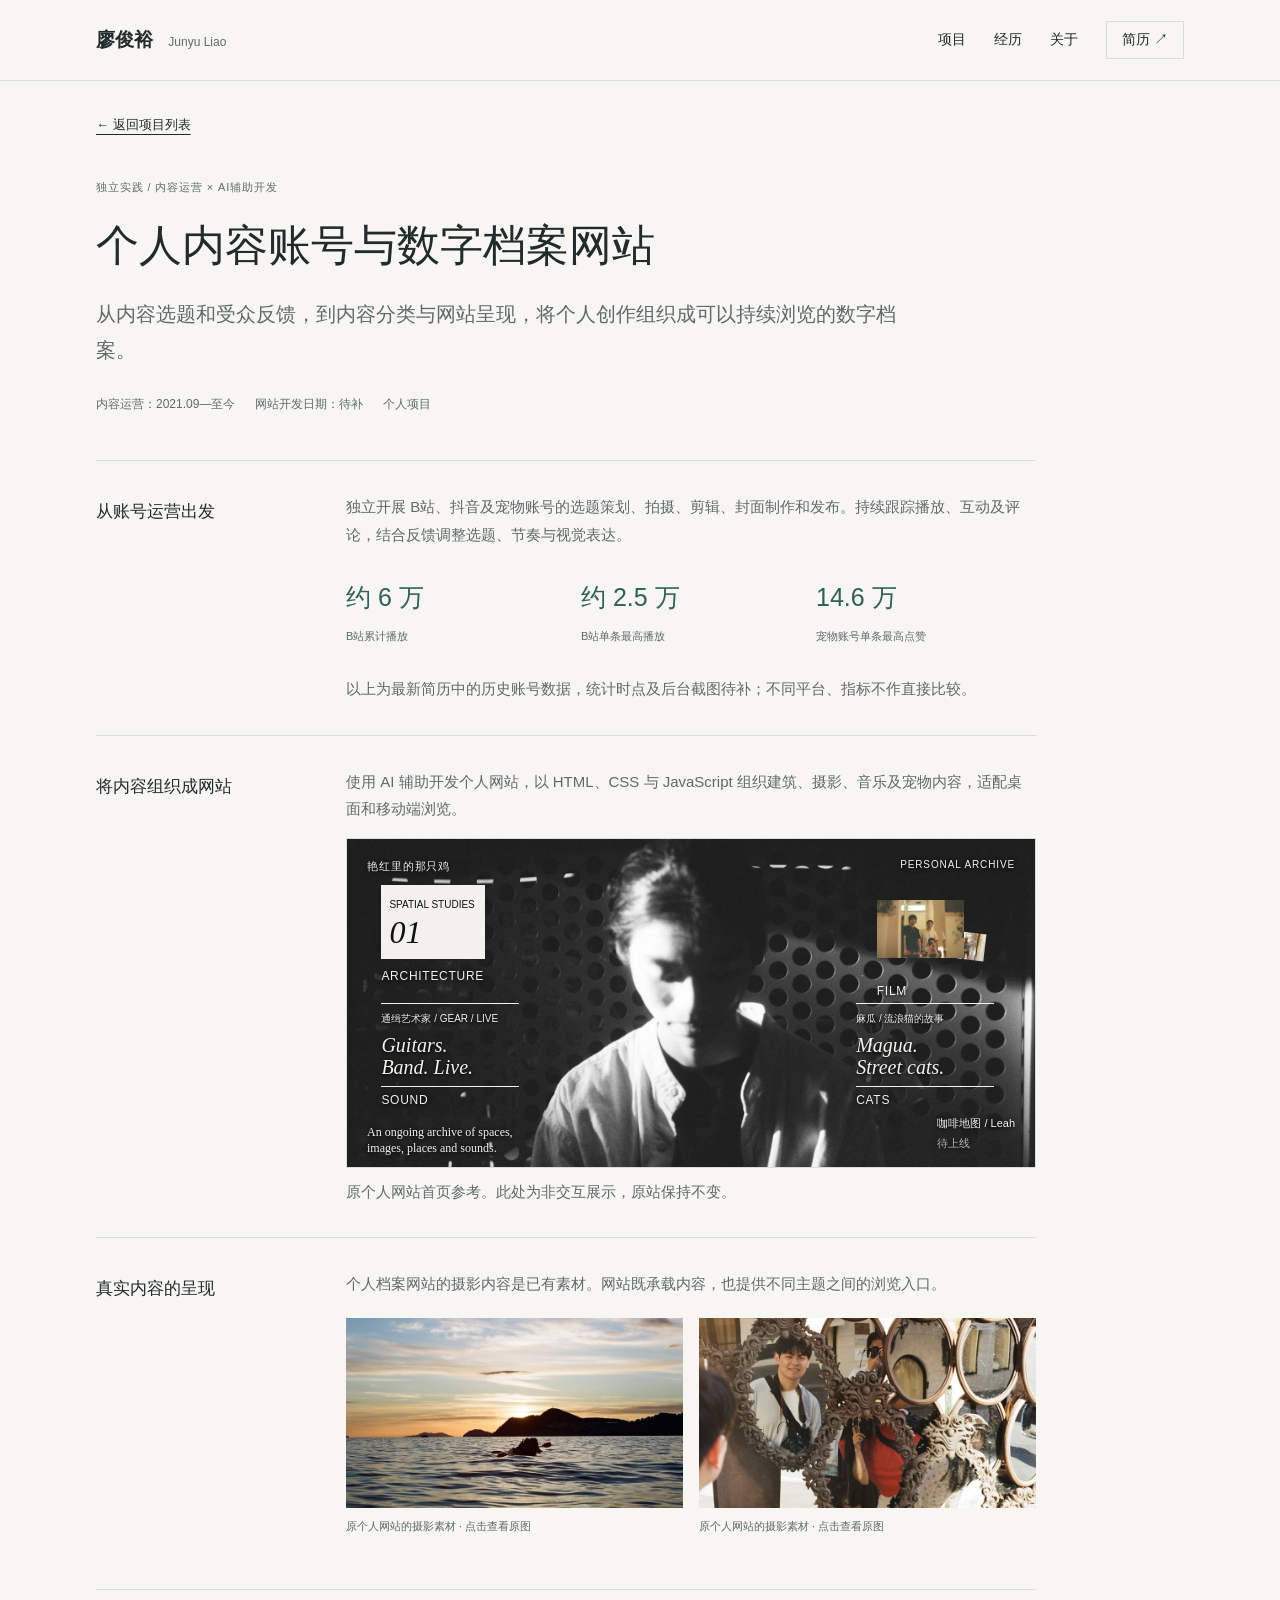
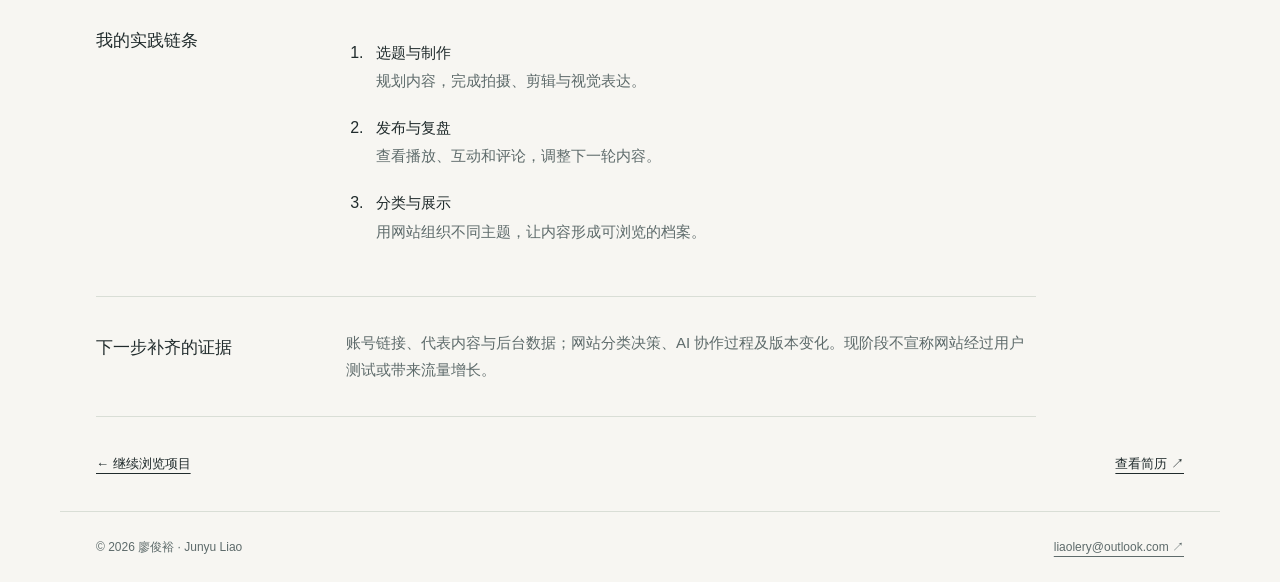
<file: personal-archive.html>
<!doctype html><html lang="zh-CN"><head><meta charset="utf-8"><meta name="viewport" content="width=device-width,initial-scale=1"><meta name="description" content="从内容选题和受众反馈，到内容分类与网站呈现，将个人创作组织成可以持续浏览的数字档案。"><meta name="theme-color" content="#f7f6f2"><title>个人内容账号与数字档案网站｜廖俊裕</title><link rel="stylesheet" href="styles.css"></head><body><a class="skip" href="#main">跳转到正文</a><header class="header"><div class="wrap"><a class="brand" href="index.html">廖俊裕 <span>Junyu Liao</span></a><nav aria-label="主导航"><a href="portfolio.html#work">项目</a><a href="portfolio.html#experience">经历</a><a href="portfolio.html#about">关于</a><a class="nav-cv" href="cv.html">简历 ↗</a></nav></div></header><main id="main" class="wrap"><a class="back" href="portfolio.html#work">← 返回项目列表</a><section class="case-hero"><p class="eyebrow">独立实践 / 内容运营 × AI辅助开发</p><h1>个人内容账号与数字档案网站</h1><p class="lead">从内容选题和受众反馈，到内容分类与网站呈现，将个人创作组织成可以持续浏览的数字档案。</p><div class="meta"><span>内容运营：2021.09—至今</span><span>网站开发日期：待补</span><span>个人项目</span></div></section><div class="case-body"><section><h2>从账号运营出发</h2><div><p>独立开展 B站、抖音及宠物账号的选题策划、拍摄、剪辑、封面制作和发布。持续跟踪播放、互动及评论，结合反馈调整选题、节奏与视觉表达。</p><div class="metrics"><div><strong>约 6 万</strong><span>B站累计播放</span></div><div><strong>约 2.5 万</strong><span>B站单条最高播放</span></div><div><strong>14.6 万</strong><span>宠物账号单条最高点赞</span></div></div><p class="quiet">以上为最新简历中的历史账号数据，统计时点及后台截图待补；不同平台、指标不作直接比较。</p></div></section><section><h2>将内容组织成网站</h2><div><p>使用 AI 辅助开发个人网站，以 HTML、CSS 与 JavaScript 组织建筑、摄影、音乐及宠物内容，适配桌面和移动端浏览。</p><iframe class="archive-view" src="assets/archive-preview.html" title="原个人网站首页的静态参考" loading="lazy" tabindex="-1" sandbox></iframe><p class="quiet">原个人网站首页参考。此处为非交互展示，原站保持不变。</p></div></section><section><h2>真实内容的呈现</h2><div><p>个人档案网站的摄影内容是已有素材。网站既承载内容，也提供不同主题之间的浏览入口。</p><div class="source-gallery"><figure><a href="assets/film/home-sea.jpg" target="_blank" rel="noopener"><img src="assets/film/home-sea.jpg" alt="旧个人网站中的海面与晚霞照片" loading="lazy"></a><figcaption>原个人网站的摄影素材 · 点击查看原图</figcaption></figure><figure><a href="assets/film/home-mirror.jpg" target="_blank" rel="noopener"><img src="assets/film/home-mirror.jpg" alt="旧个人网站中的镜子合影照片" loading="lazy"></a><figcaption>原个人网站的摄影素材 · 点击查看原图</figcaption></figure></div></div></section><section><h2>我的实践链条</h2><div><ol class="process"><li><strong>选题与制作</strong><p>规划内容，完成拍摄、剪辑与视觉表达。</p></li><li><strong>发布与复盘</strong><p>查看播放、互动和评论，调整下一轮内容。</p></li><li><strong>分类与展示</strong><p>用网站组织不同主题，让内容形成可浏览的档案。</p></li></ol></div></section><section><h2>下一步补齐的证据</h2><div><p>账号链接、代表内容与后台数据；网站分类决策、AI 协作过程及版本变化。现阶段不宣称网站经过用户测试或带来流量增长。</p></div></section></div><div class="case-end"><a href="portfolio.html#work">← 继续浏览项目</a><a href="cv.html">查看简历 ↗</a></div></main><footer class="wrap footer"><span>© 2026 廖俊裕 · Junyu Liao</span><a href="mailto:liaolery@outlook.com">liaolery@outlook.com ↗</a></footer></body></html>
</file>
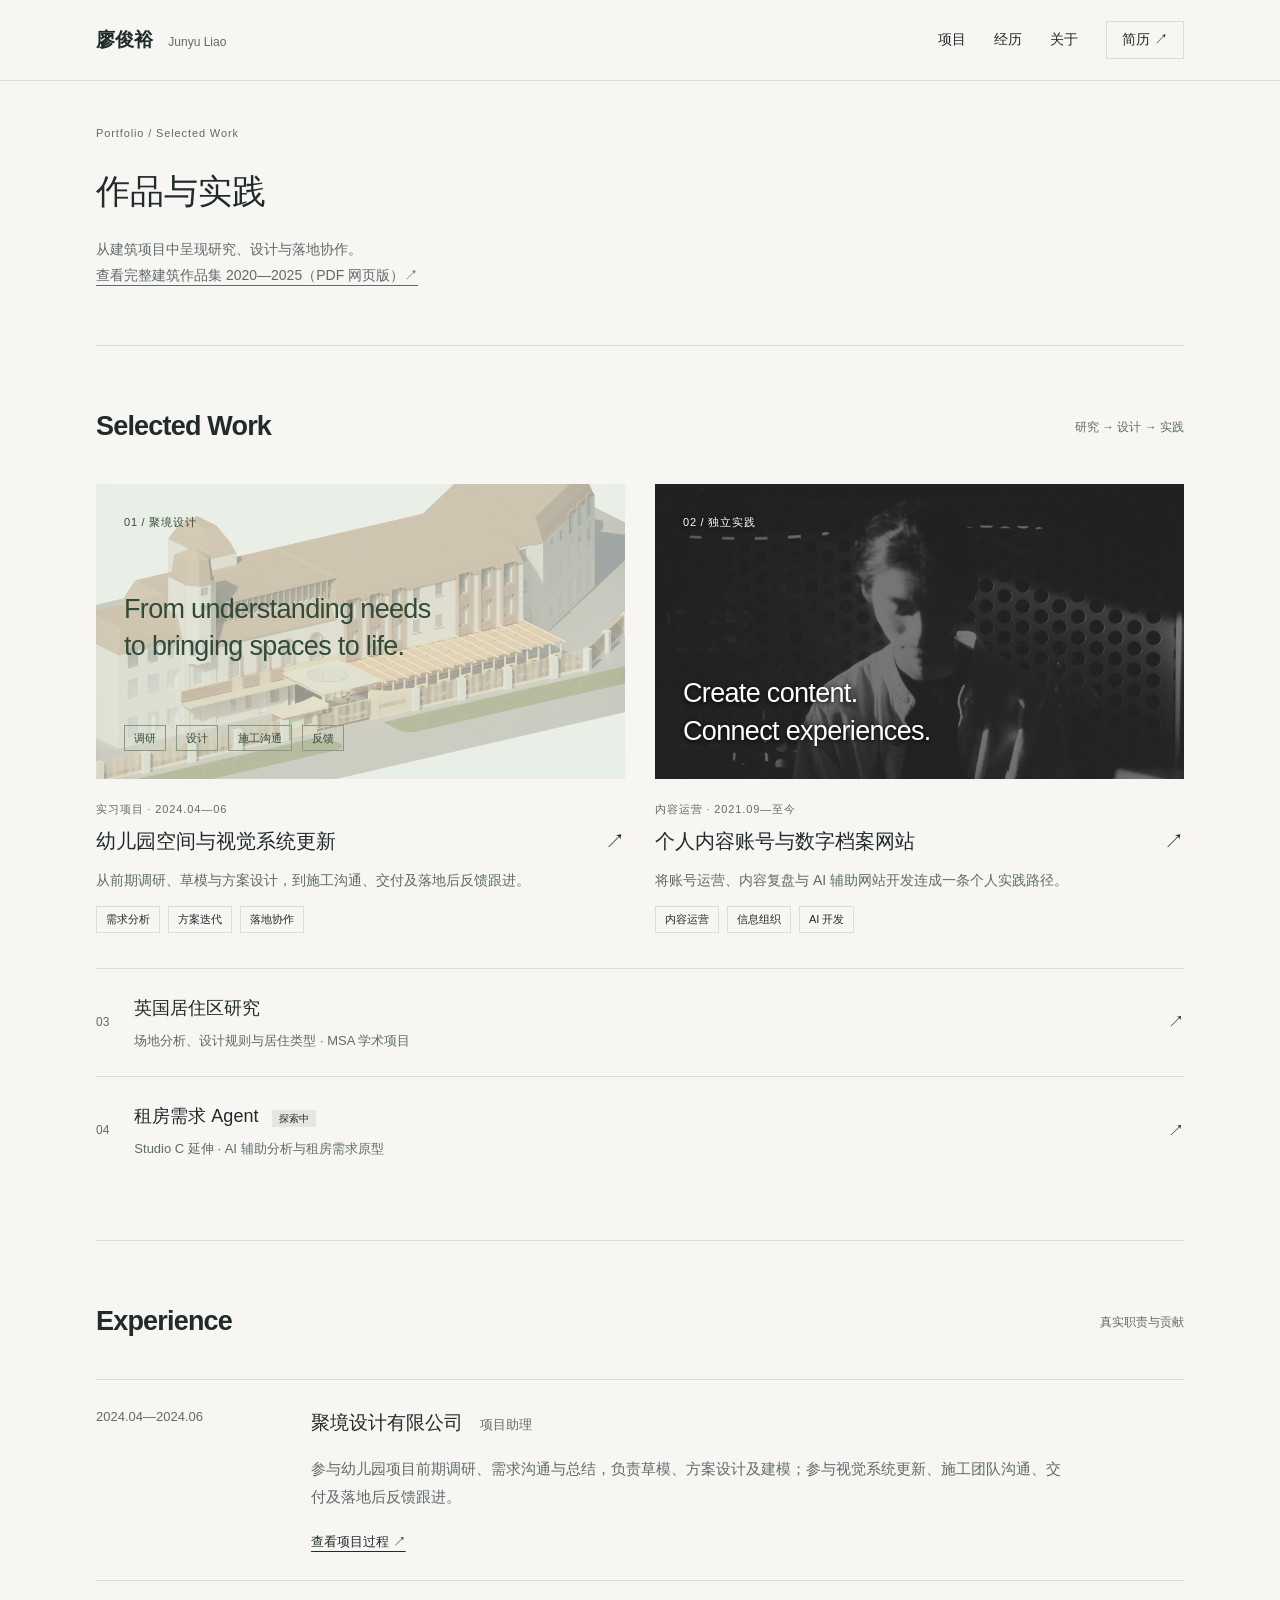
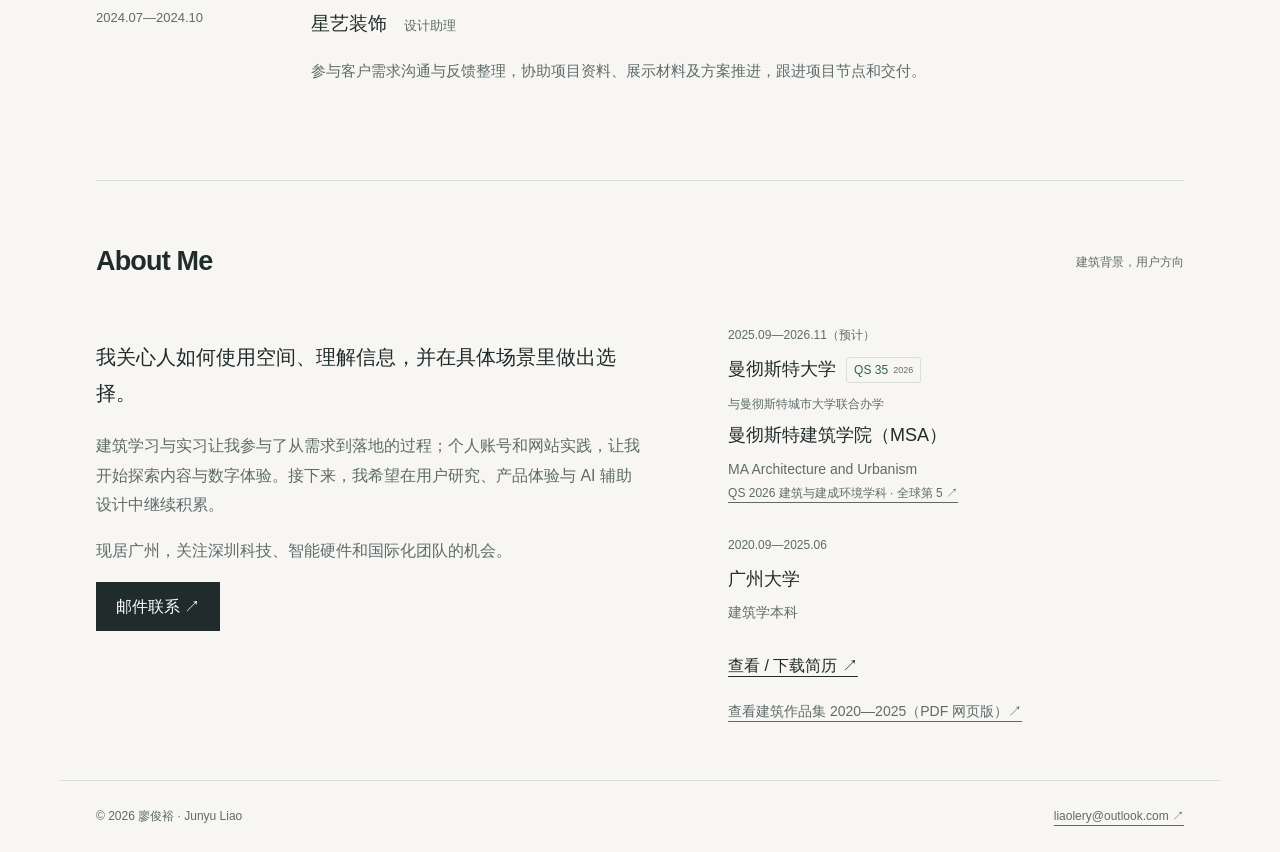
<file: portfolio.html>
<!doctype html><html lang="zh-CN"><head><meta charset="utf-8"><meta name="viewport" content="width=device-width,initial-scale=1"><meta name="description" content="廖俊裕的中文求职作品网站。建筑与城市主义背景，关注需求研究、体验设计与AI辅助数字实践。"><meta name="theme-color" content="#f7f6f2"><title>用户研究 · 体验设计 · AI实践｜廖俊裕</title><link rel="stylesheet" href="styles.css"></head><body><a class="skip" href="#main">跳转到正文</a><header class="header"><div class="wrap"><a class="brand" href="index.html">廖俊裕 <span>Junyu Liao</span></a><nav aria-label="主导航"><a href="portfolio.html#work">项目</a><a href="portfolio.html#experience">经历</a><a href="portfolio.html#about">关于</a><a class="nav-cv" href="cv.html">简历 ↗</a></nav></div></header><main id="main" class="wrap">
<div class="collection-title"><p class="eyebrow" lang="en">Portfolio / Selected Work</p><h1>作品与实践</h1><p>从建筑项目中呈现研究、设计与落地协作。<br><a href="assets/Junyu-Liao-Architecture-2020-2025.pdf" target="_blank" rel="noopener">查看完整建筑作品集 2020—2025（PDF 网页版）↗</a></p></div><section id="work" class="major"><div class="section-head"><h2 lang="en">Selected Work</h2><span>研究 → 设计 → 实践</span></div><div class="featured-grid">
<a class="project-card" href="kindergarten.html"><div class="cover kindergarten image-cover"><img src="assets/projects/kindergarten-render.png" alt="幼儿园方案效果图" loading="lazy"><span class="cover-index">01 / 聚境设计</span><strong lang="en">From understanding needs<br>to bringing spaces to life.</strong><div class="cover-steps"><span>调研</span><span>设计</span><span>施工沟通</span><span>反馈</span></div></div><div class="card-text"><p class="eyebrow">实习项目 · 2024.04—06</p><h3>幼儿园空间与视觉系统更新 <span>↗</span></h3><p>从前期调研、草模与方案设计，到施工沟通、交付及落地后反馈跟进。</p><div class="tags"><span>需求分析</span><span>方案迭代</span><span>落地协作</span></div></div></a>
<a class="project-card" href="personal-archive.html"><div class="cover archive"><img src="assets/home/portrait.jpg" alt="个人档案网站使用的黑白背景照片"><span class="cover-index">02 / 独立实践</span><strong lang="en">Create content.<br>Connect experiences.</strong></div><div class="card-text"><p class="eyebrow">内容运营 · 2021.09—至今</p><h3>个人内容账号与数字档案网站 <span>↗</span></h3><p>将账号运营、内容复盘与 AI 辅助网站开发连成一条个人实践路径。</p><div class="tags"><span>内容运营</span><span>信息组织</span><span>AI 开发</span></div></div></a></div>
<div class="project-rows"><a href="residential-research.html"><span class="row-number">03</span><div><h3>英国居住区研究</h3><p>场地分析、设计规则与居住类型 · MSA 学术项目</p></div><span class="arrow">↗</span></a><a href="rental-agent.html"><span class="row-number">04</span><div><h3>租房需求 Agent <small>探索中</small></h3><p>Studio C 延伸 · AI 辅助分析与租房需求原型</p></div><span class="arrow">↗</span></a></div></section>
<section id="experience" class="major"><div class="section-head"><h2 lang="en">Experience</h2><span>真实职责与贡献</span></div><div class="timeline"><div class="label">2024.04—2024.06</div><div><h3>聚境设计有限公司 <span>项目助理</span></h3><p>参与幼儿园项目前期调研、需求沟通与总结，负责草模、方案设计及建模；参与视觉系统更新、施工团队沟通、交付及落地后反馈跟进。</p><a href="kindergarten.html">查看项目过程 ↗</a></div></div><div class="timeline"><div class="label">2024.07—2024.10</div><div><h3>星艺装饰 <span>设计助理</span></h3><p>参与客户需求沟通与反馈整理，协助项目资料、展示材料及方案推进，跟进项目节点和交付。</p></div></div></section>
<section id="about" class="major"><div class="section-head"><h2 lang="en">About Me</h2><span>建筑背景，用户方向</span></div><div class="about"><div><p class="lead">我关心人如何使用空间、理解信息，并在具体场景里做出选择。</p><p>建筑学习与实习让我参与了从需求到落地的过程；个人账号和网站实践，让我开始探索内容与数字体验。接下来，我希望在用户研究、产品体验与 AI 辅助设计中继续积累。</p><p>现居广州，关注深圳科技、智能硬件和国际化团队的机会。</p><a class="button" href="mailto:liaolery@outlook.com">邮件联系 ↗</a></div><div class="education"><div><span>2025.09—2026.11（预计）</span><h3>曼彻斯特大学 <a class="rank-badge" href="https://www.manchester.ac.uk/about/news/university-of-manchester-ranked-among-europes-top-10-in-latest-qs-rankings/" target="_blank" rel="noopener" aria-label="曼彻斯特大学 QS 2026 综合排名第35">QS 35 <small>2026</small></a><br><span class="joint-school">与曼彻斯特城市大学联合办学</span><br>曼彻斯特建筑学院（MSA）</h3><p>MA Architecture and Urbanism</p><p class="school-rank"><a href="https://www.msa.ac.uk/news/item-12285504/" target="_blank" rel="noopener">QS 2026 建筑与建成环境学科 · 全球第 5 ↗</a></p></div><div><span>2020.09—2025.06</span><h3>广州大学</h3><p>建筑学本科</p></div><a href="cv.html">查看 / 下载简历 ↗</a><p class="quiet"><a href="assets/Junyu-Liao-Architecture-2020-2025.pdf" target="_blank" rel="noopener">查看建筑作品集 2020—2025（PDF 网页版）↗</a></p></div></div></section></main><footer class="wrap footer"><span>© 2026 廖俊裕 · Junyu Liao</span><a href="mailto:liaolery@outlook.com">liaolery@outlook.com ↗</a></footer></body></html>
</file>
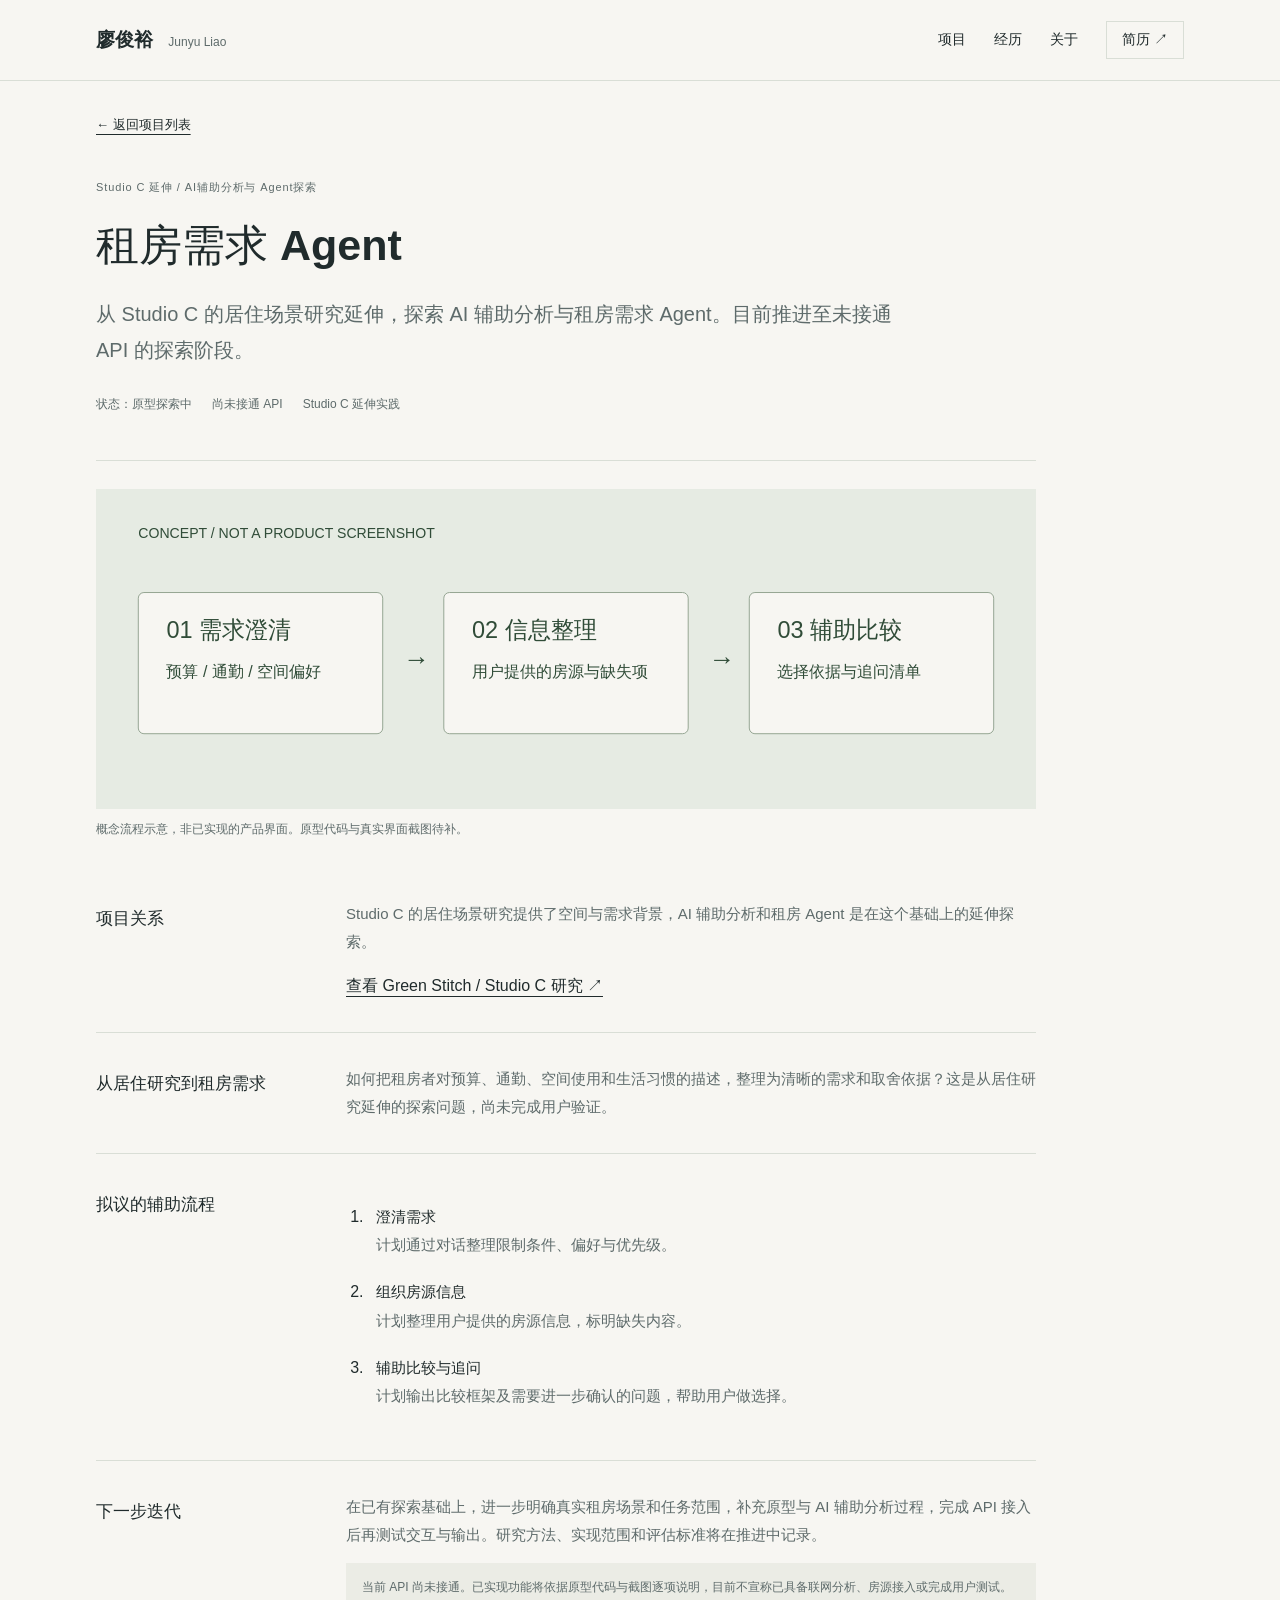
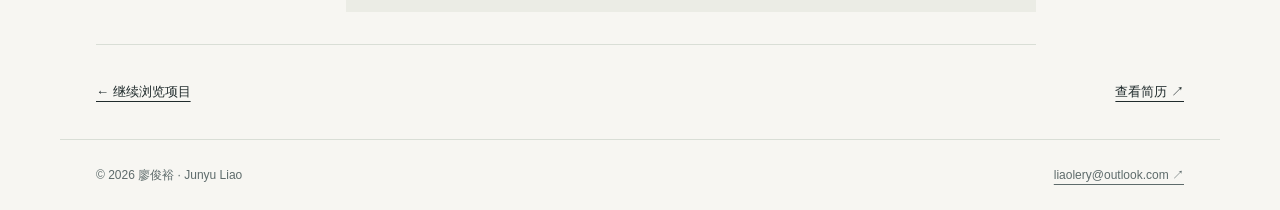
<file: rental-agent.html>
<!doctype html><html lang="zh-CN"><head><meta charset="utf-8"><meta name="viewport" content="width=device-width,initial-scale=1"><meta name="description" content="从 Studio C 的居住场景研究延伸，探索 AI 辅助分析与租房需求 Agent。目前推进至未接通 API 的探索阶段。"><meta name="theme-color" content="#f7f6f2"><title>租房需求 Agent｜廖俊裕</title><link rel="stylesheet" href="styles.css"></head><body><a class="skip" href="#main">跳转到正文</a><header class="header"><div class="wrap"><a class="brand" href="index.html">廖俊裕 <span>Junyu Liao</span></a><nav aria-label="主导航"><a href="portfolio.html#work">项目</a><a href="portfolio.html#experience">经历</a><a href="portfolio.html#about">关于</a><a class="nav-cv" href="cv.html">简历 ↗</a></nav></div></header><main id="main" class="wrap"><a class="back" href="portfolio.html#work">← 返回项目列表</a><section class="case-hero"><p class="eyebrow">Studio C 延伸 / AI辅助分析与 Agent探索</p><h1>租房需求 Agent</h1><p class="lead">从 Studio C 的居住场景研究延伸，探索 AI 辅助分析与租房需求 Agent。目前推进至未接通 API 的探索阶段。</p><div class="meta"><span>状态：原型探索中</span><span>尚未接通 API</span><span>Studio C 延伸实践</span></div></section><figure class="agent-figure"><img src="assets/rental-flow.svg" alt="拟议租房 Agent 流程：需求澄清、信息整理、辅助比较"><figcaption>概念流程示意，非已实现的产品界面。原型代码与真实界面截图待补。</figcaption></figure><div class="case-body"><section><h2>项目关系</h2><div><p>Studio C 的居住场景研究提供了空间与需求背景，AI 辅助分析和租房 Agent 是在这个基础上的延伸探索。</p><a href="residential-research.html">查看 Green Stitch / Studio C 研究 ↗</a></div></section><section><h2>从居住研究到租房需求</h2><div><p>如何把租房者对预算、通勤、空间使用和生活习惯的描述，整理为清晰的需求和取舍依据？这是从居住研究延伸的探索问题，尚未完成用户验证。</p></div></section><section><h2>拟议的辅助流程</h2><div><ol class="process"><li><strong>澄清需求</strong><p>计划通过对话整理限制条件、偏好与优先级。</p></li><li><strong>组织房源信息</strong><p>计划整理用户提供的房源信息，标明缺失内容。</p></li><li><strong>辅助比较与追问</strong><p>计划输出比较框架及需要进一步确认的问题，帮助用户做选择。</p></li></ol></div></section><section><h2>下一步迭代</h2><div><p>在已有探索基础上，进一步明确真实租房场景和任务范围，补充原型与 AI 辅助分析过程，完成 API 接入后再测试交互与输出。研究方法、实现范围和评估标准将在推进中记录。</p><p class="evidence">当前 API 尚未接通。已实现功能将依据原型代码与截图逐项说明，目前不宣称已具备联网分析、房源接入或完成用户测试。</p></div></section></div><div class="case-end"><a href="portfolio.html#work">← 继续浏览项目</a><a href="cv.html">查看简历 ↗</a></div></main><footer class="wrap footer"><span>© 2026 廖俊裕 · Junyu Liao</span><a href="mailto:liaolery@outlook.com">liaolery@outlook.com ↗</a></footer></body></html>
</file>
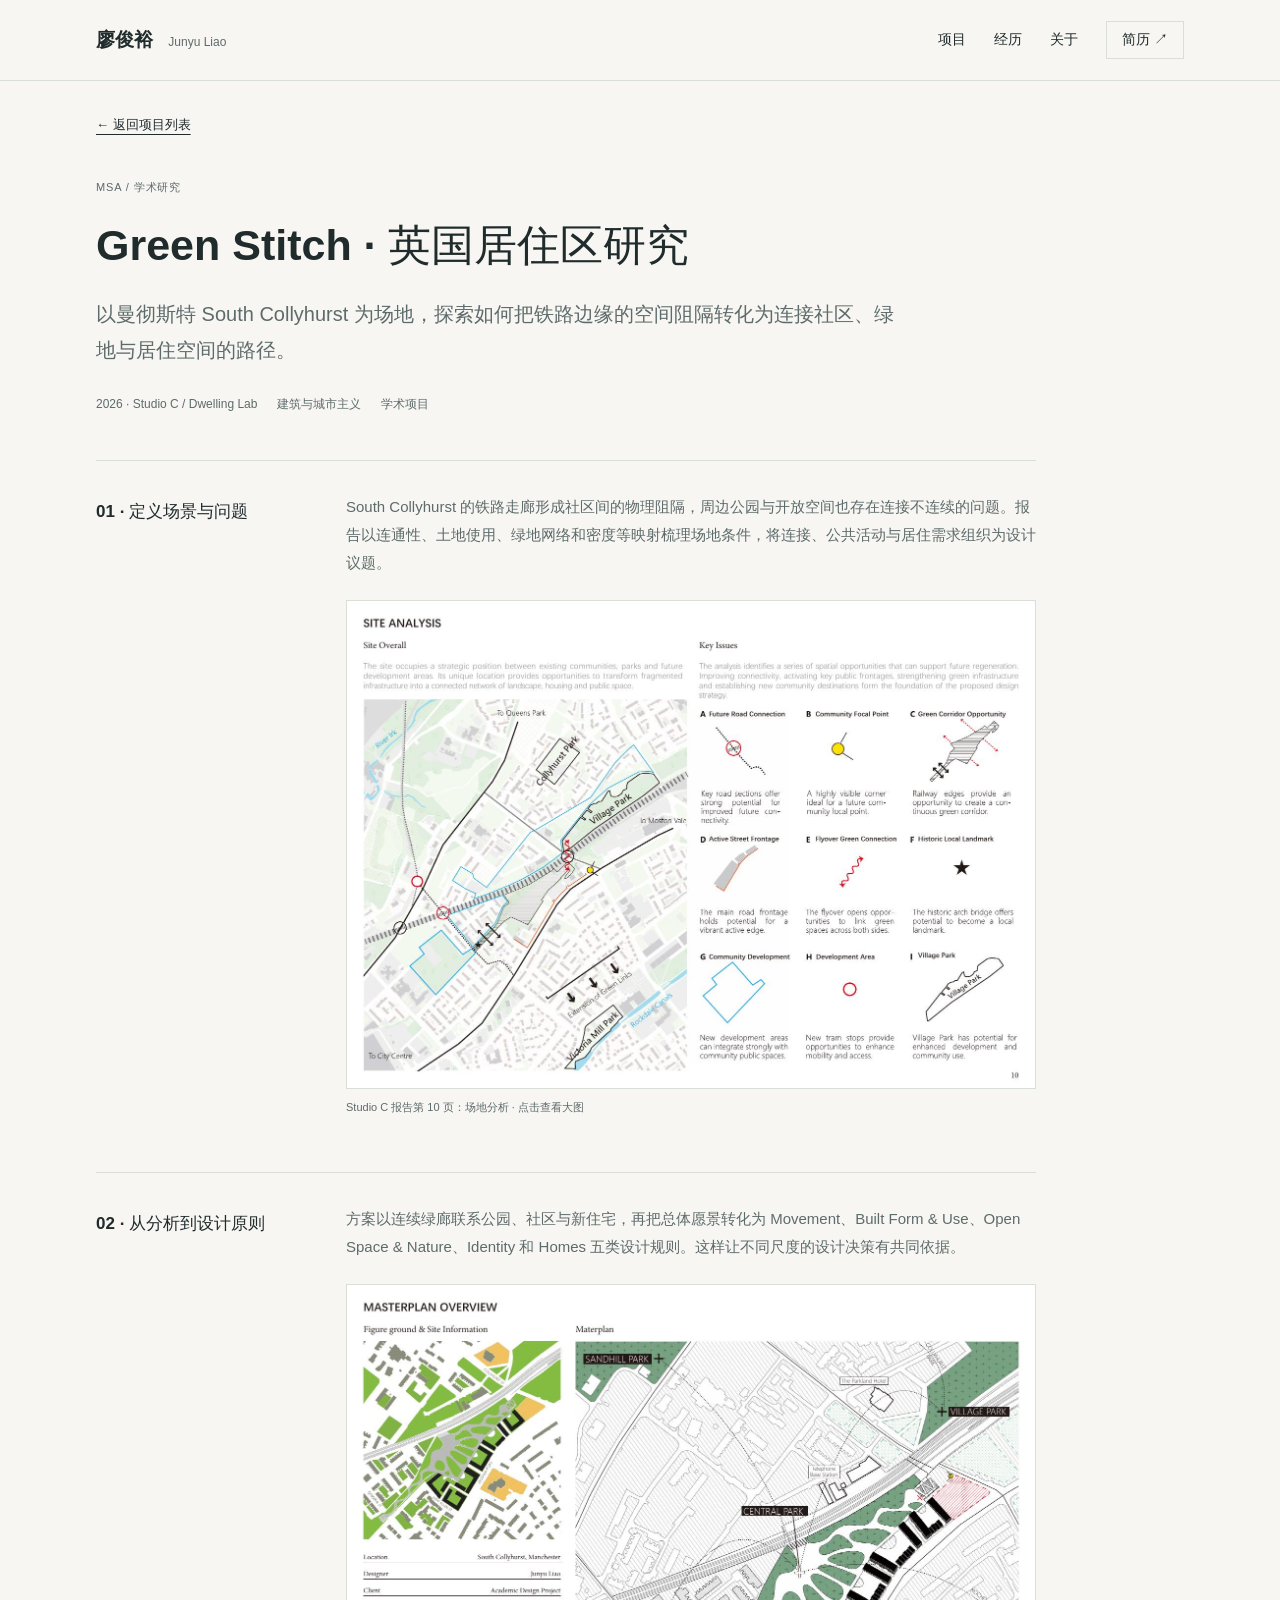
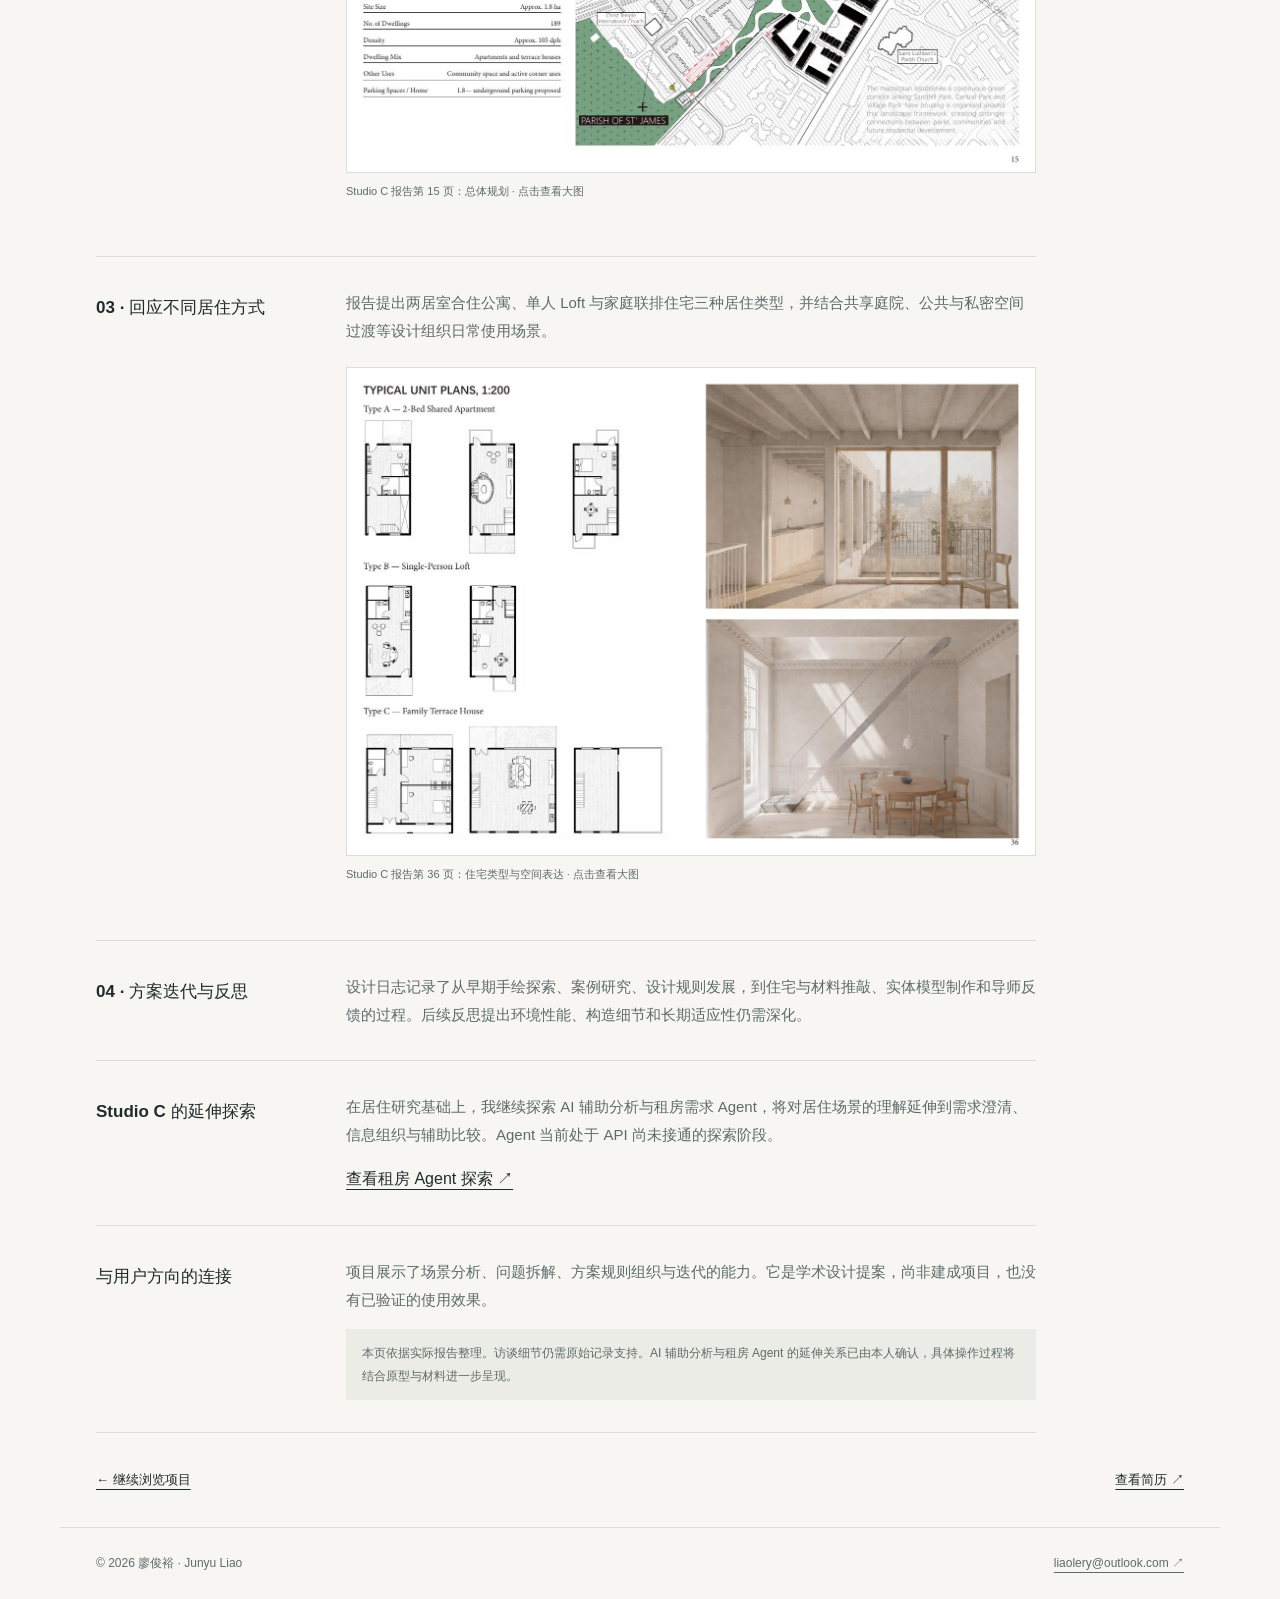
<file: residential-research.html>
<!doctype html><html lang="zh-CN"><head><meta charset="utf-8"><meta name="viewport" content="width=device-width,initial-scale=1"><meta name="description" content="以曼彻斯特 South Collyhurst 为场地，探索如何把铁路边缘的空间阻隔转化为连接社区、绿地与居住空间的路径。"><meta name="theme-color" content="#f7f6f2"><title>Green Stitch · 英国居住区研究｜廖俊裕</title><link rel="stylesheet" href="styles.css"></head><body><a class="skip" href="#main">跳转到正文</a><header class="header"><div class="wrap"><a class="brand" href="index.html">廖俊裕 <span>Junyu Liao</span></a><nav aria-label="主导航"><a href="portfolio.html#work">项目</a><a href="portfolio.html#experience">经历</a><a href="portfolio.html#about">关于</a><a class="nav-cv" href="cv.html">简历 ↗</a></nav></div></header><main id="main" class="wrap"><a class="back" href="portfolio.html#work">← 返回项目列表</a><section class="case-hero"><p class="eyebrow">MSA / 学术研究</p><h1>Green Stitch · 英国居住区研究</h1><p class="lead">以曼彻斯特 South Collyhurst 为场地，探索如何把铁路边缘的空间阻隔转化为连接社区、绿地与居住空间的路径。</p><div class="meta"><span>2026 · Studio C / Dwelling Lab</span><span>建筑与城市主义</span><span>学术项目</span></div></section><div class="case-body"><section><h2>01 · 定义场景与问题</h2><div><p>South Collyhurst 的铁路走廊形成社区间的物理阻隔，周边公园与开放空间也存在连接不连续的问题。报告以连通性、土地使用、绿地网络和密度等映射梳理场地条件，将连接、公共活动与居住需求组织为设计议题。</p><figure class="project-figure"><a href="assets/projects/green-stitch-10.jpg" target="_blank" rel="noopener"><img src="assets/projects/green-stitch-10.jpg" alt="Green Stitch 场地问题映射" loading="lazy"></a><figcaption>Studio C 报告第 10 页：场地分析 · 点击查看大图</figcaption></figure></div></section><section><h2>02 · 从分析到设计原则</h2><div><p>方案以连续绿廊联系公园、社区与新住宅，再把总体愿景转化为 Movement、Built Form &amp; Use、Open Space &amp; Nature、Identity 和 Homes 五类设计规则。这样让不同尺度的设计决策有共同依据。</p><figure class="project-figure"><a href="assets/projects/green-stitch-15.jpg" target="_blank" rel="noopener"><img src="assets/projects/green-stitch-15.jpg" alt="Green Stitch 总体规划与场地信息" loading="lazy"></a><figcaption>Studio C 报告第 15 页：总体规划 · 点击查看大图</figcaption></figure></div></section><section><h2>03 · 回应不同居住方式</h2><div><p>报告提出两居室合住公寓、单人 Loft 与家庭联排住宅三种居住类型，并结合共享庭院、公共与私密空间过渡等设计组织日常使用场景。</p><figure class="project-figure"><a href="assets/projects/green-stitch-36.jpg" target="_blank" rel="noopener"><img src="assets/projects/green-stitch-36.jpg" alt="合住公寓、单人Loft与家庭联排住宅平面" loading="lazy"></a><figcaption>Studio C 报告第 36 页：住宅类型与空间表达 · 点击查看大图</figcaption></figure></div></section><section><h2>04 · 方案迭代与反思</h2><div><p>设计日志记录了从早期手绘探索、案例研究、设计规则发展，到住宅与材料推敲、实体模型制作和导师反馈的过程。后续反思提出环境性能、构造细节和长期适应性仍需深化。</p></div></section><section><h2>Studio C 的延伸探索</h2><div><p>在居住研究基础上，我继续探索 AI 辅助分析与租房需求 Agent，将对居住场景的理解延伸到需求澄清、信息组织与辅助比较。Agent 当前处于 API 尚未接通的探索阶段。</p><a href="rental-agent.html">查看租房 Agent 探索 ↗</a></div></section><section><h2>与用户方向的连接</h2><div><p>项目展示了场景分析、问题拆解、方案规则组织与迭代的能力。它是学术设计提案，尚非建成项目，也没有已验证的使用效果。</p><p class="evidence">本页依据实际报告整理。访谈细节仍需原始记录支持。AI 辅助分析与租房 Agent 的延伸关系已由本人确认，具体操作过程将结合原型与材料进一步呈现。</p></div></section></div><div class="case-end"><a href="portfolio.html#work">← 继续浏览项目</a><a href="cv.html">查看简历 ↗</a></div></main><footer class="wrap footer"><span>© 2026 廖俊裕 · Junyu Liao</span><a href="mailto:liaolery@outlook.com">liaolery@outlook.com ↗</a></footer></body></html>
</file>
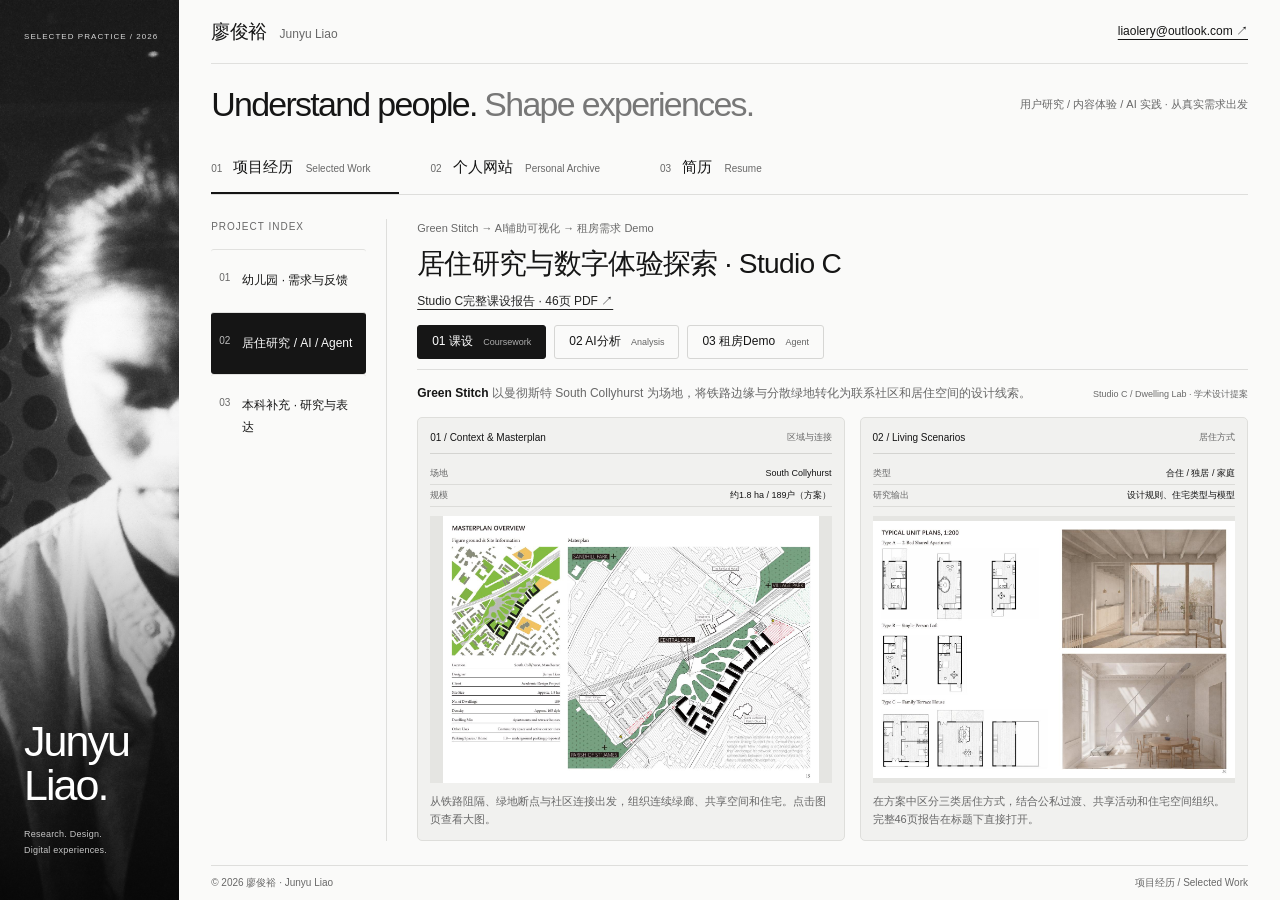
<file: studio-detail.html>
<!doctype html><html lang="zh-CN"><head><meta charset="utf-8"><meta name="viewport" content="width=device-width,initial-scale=1"><meta name="description" content="廖俊裕的单页作品网站：项目经历、个人网站与简历。每项建筑与居住区项目提供对应完整PDF。"><title>廖俊裕 · Junyu Liao</title><link rel="stylesheet" href="single.css"><link rel="stylesheet" href="studio.css"><link rel="stylesheet" href="monochrome.css"><script src="single-data.js" defer></script><script src="single.js" defer></script><script src="rental-engine.js" defer></script><script src="studio.js" defer></script></head><body><a class="skip" href="#workspace">跳到内容</a><aside class="portrait-rail" aria-label="黑白胶片形象照片"><img src="assets/home/portrait.jpg" alt="用户选定的黑白胶片照片"><div class="portrait-shade"></div><span class="rail-edition" lang="en">SELECTED PRACTICE / 2026</span><div class="rail-signature"><strong lang="en">Junyu<br>Liao.</strong><p lang="en">Research. Design.<br>Digital experiences.</p></div></aside><div class="app"><header><a class="identity" href="#projects"><span class="profile-mark"><img src="assets/home/portrait.jpg" alt=""></span>廖俊裕 <span>Junyu Liao</span></a><a class="email" href="mailto:liaolery@outlook.com">liaolery@outlook.com ↗</a></header><div class="intro"><h1 lang="en">Understand people. <em>Shape experiences.</em></h1><p>用户研究 / 内容体验 / AI 实践 · 从真实需求出发</p></div><nav class="primary" role="tablist" aria-label="内容分区"><button id="tab-projects" role="tab" aria-controls="panel-projects" aria-selected="true" data-section="projects"><span>01</span> 项目经历 <small lang="en">Selected Work</small></button><button id="tab-personal" role="tab" aria-controls="panel-personal" aria-selected="false" tabindex="-1" data-section="personal"><span>02</span> 个人网站 <small lang="en">Personal Archive</small></button><button id="tab-resume" role="tab" aria-controls="panel-resume" aria-selected="false" tabindex="-1" data-section="resume"><span>03</span> 简历 <small lang="en">Resume</small></button></nav><main id="workspace"><section id="panel-projects" role="tabpanel" aria-labelledby="tab-projects" class="panel projects"><aside><p class="sidebar-label" lang="en">PROJECT INDEX</p><div id="project-index" aria-label="选择项目"></div><label class="mobile-select-label" for="project-select">选择项目</label><select id="project-select" aria-label="选择项目"></select></aside><article class="project-view" data-mobile-mode="visual" data-evidence-view="process"><div class="project-head"><p id="project-meta" class="meta"></p><h2 id="project-title"></h2><div id="project-pdfs" class="pdf-links" aria-label="当前项目PDF"></div><div id="archive-subnav" class="archive-subnav" aria-label="本科项目选择" hidden><button data-archive="collection">总体实践</button><button data-archive="urban">城市人群</button><button data-archive="tod">居住反馈</button><button data-archive="lingnan">文化与参观</button></div></div><div class="evidence-tabs" role="group" aria-label="查看过程与原图"><button type="button" data-evidence="process" aria-pressed="true">体验过程</button><button type="button" data-evidence="images" aria-pressed="false">原始图页</button><span>过程摘要依据真实项目材料整理</span></div><div class="mobile-modes" role="group" aria-label="内容显示"><button type="button" data-mode="visual" aria-pressed="true">过程与图页</button><button type="button" data-mode="story" aria-pressed="false">内容与贡献</button></div><div class="project-content"><div id="experience-board" class="experience-board" aria-label="项目工作过程摘要"></div><figure class="project-media"><a id="image-link" target="_blank" rel="noopener"><img id="project-image" alt=""></a><figcaption><div class="image-caption"><span id="image-caption"></span><small>点击图片查看大图</small></div><div class="gallery-controls"><button id="image-prev" aria-label="上一张图">←</button><span id="image-count" aria-live="polite"></span><button id="image-next" aria-label="下一张图">→</button></div></figcaption></figure><div class="project-summary"><div id="project-copy"></div><p id="project-note" class="note"></p></div></div>
<div id="studio-detail" class="studio-detail" hidden>
 <nav class="studio-tabs" role="tablist" aria-label="居住区项目的三个部分"><button data-studio="course" id="studio-tab-course" role="tab" aria-controls="studio-course" aria-selected="true">01 课设 <small>Coursework</small></button><button data-studio="analysis" id="studio-tab-analysis" role="tab" aria-controls="studio-analysis" aria-selected="false" tabindex="-1">02 AI分析 <small>Analysis</small></button><button data-studio="agent" id="studio-tab-agent" role="tab" aria-controls="studio-agent" aria-selected="false" tabindex="-1">03 租房Demo <small>Agent</small></button></nav>
 <div class="studio-stage" id="studio-course" role="tabpanel" aria-labelledby="studio-tab-course">
  <div class="spec-intro"><p><strong>Green Stitch</strong> 以曼彻斯特 South Collyhurst 为场地，将铁路边缘与分散绿地转化为联系社区和居住空间的设计线索。</p><span>Studio C / Dwelling Lab · 学术设计提案</span></div>
  <div class="course-grid">
   <article class="spec-module"><div class="spec-heading"><span>01 / Context &amp; Masterplan</span><span>区域与连接</span></div><dl class="spec-kv"><div><dt>场地</dt><dd>South Collyhurst</dd></div><div><dt>规模</dt><dd>约1.8 ha / 189户（方案）</dd></div></dl><a class="spec-image" href="assets/projects/green-stitch-15.jpg" target="_blank" rel="noopener"><img src="assets/projects/green-stitch-15.jpg" alt="Green Stitch 总体规划与场地指标"></a><p>从铁路阻隔、绿地断点与社区连接出发，组织连续绿廊、共享空间和住宅。点击图页查看大图。</p></article>
   <article class="spec-module"><div class="spec-heading"><span>02 / Living Scenarios</span><span>居住方式</span></div><dl class="spec-kv"><div><dt>类型</dt><dd>合住 / 独居 / 家庭</dd></div><div><dt>研究输出</dt><dd>设计规则、住宅类型与模型</dd></div></dl><a class="spec-image" href="assets/projects/green-stitch-36.jpg" target="_blank" rel="noopener"><img src="assets/projects/green-stitch-36.jpg" alt="合住公寓、单人Loft与家庭联排住宅方案"></a><p>在方案中区分三类居住方式，结合公私过渡、共享活动和住宅空间组织。完整46页报告在标题下直接打开。</p></article>
  </div>
 </div>
 <div class="studio-stage analysis-stage" id="studio-analysis" role="tabpanel" aria-labelledby="studio-tab-analysis" hidden>
  <div class="spec-intro"><p><strong>AI辅助数据整理与可视化</strong> 从原报告提取方案信息和设计规则，再归类、对照，形成可追溯的阅读框架。</p><span>来源：报告第15、19—29、36页</span></div>
  <div class="studio-mobile-switch"><button data-analysis-mobile="overview" aria-pressed="true">方案数据</button><button data-analysis-mobile="coding" aria-pressed="false">规则编码</button><button data-analysis-mobile="scenarios" aria-pressed="false">居住需求</button></div>
  <div class="analysis-layout" data-mobile-mode="overview">
   <div class="analysis-overview"><div class="plan-metrics"><div><span>课设方案场地</span><strong>≈1.8 <small>ha</small></strong></div><div><span>方案住宅数量</span><strong>189 <small>户</small></strong></div><div><span>方案密度</span><strong>≈105 <small>户/ha</small></strong></div></div>
    <article class="spec-module metrics-context"><div class="spec-heading"><span>Data Preparation</span><span>如何整理</span></div><dl class="spec-kv"><div><dt>原始指标</dt><dd>场地 / 住宅数 / 方案密度</dd></div><div><dt>数据来源</dt><dd>Studio C报告第15页</dd></div><div><dt>归类线索</dt><dd>5类主题 / 3种居住方案</dd></div><div><dt>呈现结果</dt><dd>图表、编号与对应来源</dd></div></dl><a href="assets/plans/Studio-C-Green-Stitch.pdf#page=15" target="_blank" rel="noopener">查看原始方案指标 ↗</a></article><article class="spec-module code-module"><div class="spec-heading"><span>Design Code Inventory</span><span>30个规则编号 / 5类主题</span></div><div id="code-chart" aria-label="按主题归类的设计规则编号数量"></div><div class="code-detail"><div><strong id="code-theme"></strong><a id="code-source" target="_blank" rel="noopener">阅读报告对应页 ↗</a></div><p id="code-ids"></p><small>计数口径：报告中的不同设计规则编号；可点击各行查看来源。</small></div></article>
   </div>
   <article class="spec-module scenario-module"><div class="spec-heading"><span>Living Needs Mapping</span><span>报告中的三类居住方案</span></div><div class="scenario-row"><span>01</span><div><h3>合住 <small>2-Bed Shared Apartment</small></h3><p>共享活动与独立居住空间的关系</p><small>延伸提问：怎样平衡共享与私密？</small></div></div><div class="scenario-row"><span>02</span><div><h3>独居 <small>Single-Person Loft</small></h3><p>单人生活与复合空间的组织</p><small>延伸提问：怎样比较预算和日常便利？</small></div></div><div class="scenario-row"><span>03</span><div><h3>家庭 <small>Family Terrace House</small></h3><p>家庭共同活动与私密空间的组织</p><small>延伸提问：家庭需求如何转成筛选条件？</small></div></div><div class="analysis-flow"><span>报告材料</span><i>→</i><span>AI辅助整理</span><i>→</i><span>结构化比较</span></div><p class="spec-foot">从方案归纳租房需求问题，后续待用户研究验证。</p></article>
  </div>
 </div>
 <div class="studio-stage agent-stage" id="studio-agent" role="tabpanel" aria-labelledby="studio-tab-agent" hidden>
  <div class="spec-intro"><p><strong>Manchester Rental Agent · Demo</strong> 围绕英国曼城租房，将需求转成约束、比较与可解释的选择。</p><span>本轮新建 · 本地规则原型 · 未接API</span></div>
  <div class="agent-flow"><span>01 需求输入</span><i>→</i><span>02 约束筛选</span><i>→</i><span>03 比较排序</span><i>→</i><span>04 解释取舍</span></div>
  <div class="studio-mobile-switch"><button data-agent-mobile="input" aria-pressed="true">输入需求</button><button data-agent-mobile="results" aria-pressed="false">匹配解释</button></div>
  <div class="agent-layout" data-mobile-mode="input">
   <form id="rental-form" class="spec-module rental-form"><div class="spec-heading"><span>Requirements</span><span>GBP / week · 需求条件</span></div><div class="form-fields"><label>每周租金预算（£/week）<input id="rent-budget" type="number" min="50" max="2000" step="5" value="225" required></label><label>最多通勤时间（分钟）<input id="rent-commute" type="number" min="5" max="90" step="5" value="40" required></label><label>居住方式<select id="rent-type"><option value="any">不限定</option><option value="single">独居</option><option value="shared">合住</option><option value="family">家庭</option></select></label><label>比较时更关注<select id="rent-priority"><option value="quiet">安静</option><option value="commute">通勤</option><option value="budget">预算余量</option></select></label></div><label class="pet-check"><input id="rent-pets" type="checkbox"> 需要允许养宠物</label><button class="demo-submit" type="submit">整理需求并比较示例 →</button><p class="spec-foot">虚构曼城房源与英镑周租，仅用于本地演示。</p></form>
   <div class="spec-module rental-output"><div class="spec-heading"><span>Comparison &amp; Explanation</span><span id="rental-count" aria-live="polite"></span></div><p id="rental-summary" class="rental-summary"></p><div id="rental-results" aria-live="polite"></div><div class="rental-pager"><button type="button" id="rental-prev" aria-label="上一条匹配结果">←</button><span id="rental-page"></span><button type="button" id="rental-next" aria-label="下一条匹配结果">→</button></div><p id="rental-formula" class="spec-foot"></p></div>
  </div>
 </div>
</div>
</article></section>
<section id="panel-personal" role="tabpanel" aria-labelledby="tab-personal" class="panel personal" hidden><div class="section-heading"><p class="meta" lang="en">Content × Website × AI-assisted Development</p><h2>个人内容运营与数字体验</h2><p>从选题、内容反馈，到分类与网站呈现，连接个人创作和浏览体验。</p></div><div class="personal-switch mobile-modes"><button data-personal-mode="visual" aria-pressed="true">网站展示</button><button data-personal-mode="story" aria-pressed="false">运营与开发</button></div><div class="personal-grid" data-mobile-mode="visual"><div class="archive-display"><iframe src="assets/archive-preview.html" title="原个人网站首页展示" tabindex="-1" sandbox></iframe><p class="note">个人主页的非交互展示 · 本轮镜面胶片选图。</p><div class="photo-pair"><a href="assets/film/mirror-01.jpg" target="_blank" rel="noopener"><img src="assets/film/mirror-01.jpg" alt="胶片镜面照片 1"></a><a href="assets/film/mirror-02.jpg" target="_blank" rel="noopener"><img src="assets/film/mirror-02.jpg" alt="胶片镜面照片 2"></a><a href="assets/film/mirror-03.jpg" target="_blank" rel="noopener"><img src="assets/film/mirror-03.jpg" alt="胶片镜面照片 3"></a></div></div><div class="personal-copy"><div class="metrics"><div><strong>约6万</strong><span>B站累计播放</span></div><div><strong>约2.5万</strong><span>B站单条最高播放</span></div><div><strong>14.6万</strong><span>宠物账号单条最高点赞</span></div></div><section><h3>从受众反馈调整内容</h3><p>2021.09—至今，独立开展B站、抖音及宠物账号选题、拍摄、剪辑、封面与发布，结合播放、互动和评论调整内容。</p></section><section><h3>用网站组织内容体验</h3><p>使用AI辅助开发HTML、CSS和JavaScript网站，组织建筑、摄影、音乐与宠物主题，适配桌面和移动端。</p></section><section><h3>我的实践链条</h3><p>选题与制作 → 发布与反馈 → 内容调整 → 网站归档。把创作、运营与信息组织连接起来；具体案例与AI协作记录待补。</p></section><p class="note">指标来自最新简历的历史记录，不代表网站带来的增长；网站开发起止时间待补。</p></div></div></section>
<section id="panel-resume" role="tabpanel" aria-labelledby="tab-resume" class="panel resume" hidden><div class="section-heading"><p class="meta" lang="en">Background / Experience / Contact</p><h2>廖俊裕 <span lang="en">Junyu Liao</span></h2><div class="pdf-links"><a href="assets/Junyu-Liao-CV-CN-latest.pdf" target="_blank" rel="noopener">查看中文简历 PDF ↗</a><a href="assets/Junyu-Liao-CV-CN-latest.pdf" download="廖俊裕-中文简历.pdf">下载简历 ↓</a></div></div><div class="resume-switch mobile-modes"><button data-resume-mode="education" aria-pressed="true">教育与技能</button><button data-resume-mode="experience" aria-pressed="false">实习与联系</button></div><div class="resume-grid" data-mobile-mode="education"><div class="education-copy"><section><p class="meta">2025.09—2026.11（预计毕业）</p><h3>曼彻斯特大学 <a class="rank" href="https://www.manchester.ac.uk/about/news/university-of-manchester-ranked-among-europes-top-10-in-latest-qs-rankings/" target="_blank" rel="noopener">QS 35 <small>2026</small></a></h3><p>与曼彻斯特城市大学联合办学<br><strong>曼彻斯特建筑学院（MSA）</strong><br>MA Architecture and Urbanism</p><a class="subject-rank" href="https://www.msa.ac.uk/news/item-12285504/" target="_blank" rel="noopener">QS 2026 建筑与建成环境学科第5 ↗</a></section><section><p class="meta">2020.09—2025.06</p><h3>广州大学 · 建筑学本科</h3></section><section><h3>能力与工具</h3><p>需求梳理、方案比较、建模与视觉表达、落地协作及反馈跟进。<br>Figma / Rhino / Grasshopper / CAD / Adobe<br>ChatGPT / Claude / Codex / VS Code<br>英语 IELTS 6.5；普通话、粤语。</p></section></div><div class="experience-copy"><section><p class="meta">2024.04—2024.06</p><h3>聚境设计有限公司 · 项目助理</h3><p>参与幼儿园调研、场地需求沟通与总结，负责草模、方案及建模，参与视觉系统更新、施工沟通、交付与反馈跟进。</p></section><section><p class="meta">2024.07—2024.10</p><h3>星艺装饰 · 设计助理</h3><p>参与客户需求沟通和反馈整理，协助资料、展示材料及方案推进，跟进节点与交付。</p></section><section><h3>联系</h3><p>现居广州，关注深圳科技、智能硬件与国际化团队。</p><a href="mailto:liaolery@outlook.com">liaolery@outlook.com ↗</a></section></div></div></section></main><footer><span>© 2026 廖俊裕 · Junyu Liao</span><span id="section-status">项目经历 / Selected Work</span></footer></div><noscript><div class="noscript"><p>请启用JavaScript进行页面内切换，或直接查看完整方案：</p><a href="assets/plans/Kindergarten-Golden-Fields.pdf">金色领域幼儿园方案</a> · <a href="assets/plans/Studio-C-Green-Stitch.pdf">Studio C完整报告</a> · <a href="assets/Junyu-Liao-Architecture-2020-2025.pdf">完整建筑作品集</a> · <a href="assets/Junyu-Liao-CV-CN-latest.pdf">简历</a></div></noscript></body></html>
</file>
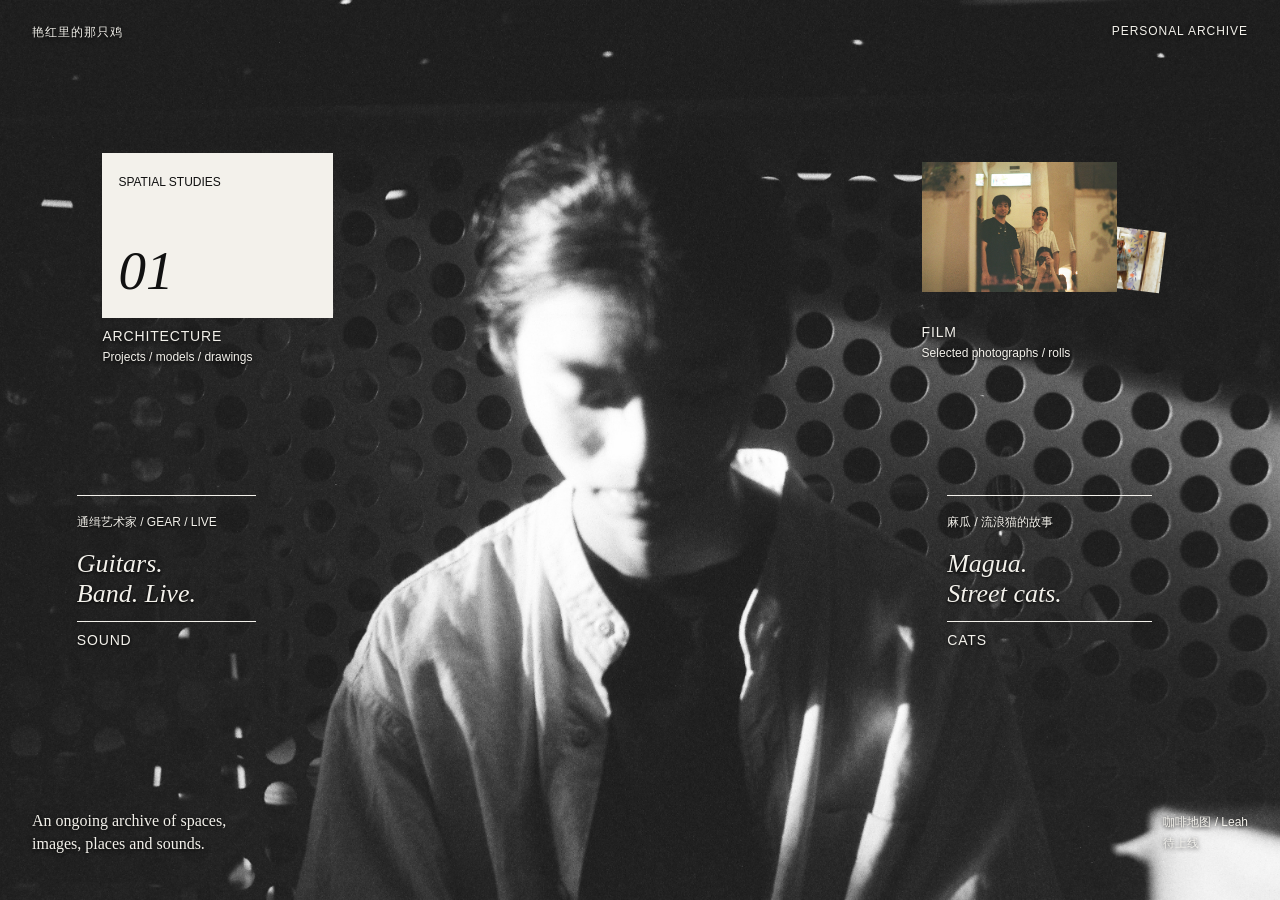
<file: assets/archive-preview.html>
<!doctype html>
<html lang="en"><head><meta charset="utf-8"><meta name="viewport" content="width=device-width,initial-scale=1"><title>艳红里的那只鸡 — Personal Index</title><link rel="stylesheet" href="desktop.css?v=20261007-4"><style>.film img{object-fit:contain!important}</style></head>
<body><header><a href="index.html">艳红里的那只鸡</a><span>PERSONAL ARCHIVE</span></header>
<main class="desktop"><img class="portrait" src="home/portrait.jpg" alt="" onerror="this.hidden=true">
<a class="cluster architecture" href="architecture.html"><div class="paper"><small>SPATIAL STUDIES</small><i>01</i></div><strong>ARCHITECTURE</strong><small>Projects / models / drawings</small></a>
<a class="cluster film" href="film.html"><img src="film/mirror-01.jpg" alt="镜面合影，胶片照片"><img class="second" src="film/mirror-02.jpg" alt="橱窗镜面合影，胶片照片"><strong>FILM</strong><small>Selected photographs / rolls</small></a>
<a class="friend-index" href="links.html">咖啡地图 / Leah <span>待上线</span></a>
<a class="cluster sound" href="sound.html"><div class="sound-note"><small>通缉艺术家 / GEAR / LIVE</small><i>Guitars.<br>Band. Live.</i></div><strong>SOUND</strong></a>
<a class="cluster cats" href="cats.html"><div class="cat-note"><small>麻瓜 / 流浪猫的故事</small><i>Magua.<br>Street cats.</i></div><strong>CATS</strong></a>
<p class="statement">An ongoing archive of spaces,<br>images, places and sounds.</p></main></body></html>
</file>
<file: editorial.css>
*{box-sizing:border-box}html{scroll-behavior:smooth;scroll-padding-top:35px}body{margin:0;background:#f7f7f5;color:#191919;font-family:Arial,"Microsoft YaHei",sans-serif;-webkit-font-smoothing:antialiased}a{color:inherit;text-decoration:none}a:focus-visible{outline:2px solid;outline-offset:5px}img{width:100%;display:block}p{line-height:1.85}button,a{-webkit-tap-highlight-color:transparent}.top,main{max-width:1360px;margin:auto}.top{padding:30px 48px;display:flex;align-items:center;justify-content:space-between}.brand{font-size:22px;letter-spacing:-1px;font-weight:700}.brand span{display:block;font-size:9px;letter-spacing:1.3px;margin-top:6px;font-weight:400}.top nav{display:flex;gap:28px;font-size:12px}.top nav a:hover,.pdf-links a:hover{text-decoration:underline}.hero{padding:45px 48px 0}.eyebrow{font-size:10px;letter-spacing:1.4px;line-height:1.6;font-weight:500}.hero h1{font-size:clamp(45px,6.4vw,88px);letter-spacing:-5px;line-height:1.02;font-weight:500;margin:26px 0 30px}.hero h1 span{color:#747474}.hero-bottom{display:flex;justify-content:space-between;align-items:end;margin-bottom:38px}.hero-bottom p{font-size:13px;margin:0}.hero-bottom a{font-size:10px;letter-spacing:1px}.hero-photo{position:relative;display:block;overflow:hidden;border-radius:7px;background:#171717;height:440px}.hero-photo img{height:100%;object-fit:cover;object-position:50% 40%}.photo-label{position:absolute;bottom:26px;left:30px;right:30px;color:white;font-size:10px;letter-spacing:2px;display:flex;justify-content:space-between}.photo-label b{font-size:30px}.index-line{display:flex;justify-content:space-between;margin:32px 48px 0;padding-bottom:25px;border-bottom:1px solid #d9d9d7;font-size:9px;letter-spacing:1px}.chapter{padding:105px 48px 0}.chapter-head{display:grid;grid-template-columns:22% 1fr;margin-bottom:58px;align-items:start}.chapter-head h2{font-size:clamp(37px,5.3vw,68px);line-height:1.06;letter-spacing:-3px;font-weight:500;margin:0 0 20px}.chapter-head p{font-size:12px;color:#666}.chapter-head>.eyebrow{font-size:9px;margin-top:12px;color:#333}.case{padding-bottom:56px;margin-bottom:58px;border-bottom:1px solid #d9d9d7}.case-head{display:grid;grid-template-columns:8% 48% 1fr;gap:18px;margin-bottom:26px}.case-number{font-size:11px;color:#777;padding-top:10px}h3{font-size:24px;font-weight:500;letter-spacing:-.6px;margin:10px 0 17px}.case-head>p{font-size:12px;color:#666;margin:8px 0}.pdf-links{display:flex;flex-wrap:wrap;gap:10px 18px;font-size:11px;text-decoration:underline;text-underline-offset:5px}.image-grid{display:grid;gap:14px}.three{grid-template-columns:repeat(3,1fr)}.two{grid-template-columns:repeat(2,1fr)}.image-grid img{height:270px;object-fit:contain;background:#efefed;padding:10px;transition:transform .35s}.image-grid a:hover img{transform:translateY(-4px)}.image-grid span{display:block;font-size:12px;margin-top:16px}.image-grid small{display:block;font-size:10px;color:#777;margin-top:6px}.fine{font-size:10px;color:#777;line-height:1.8;margin-top:23px}.kindergarten-collage{display:grid;grid-template-columns:1.2fr 1fr;gap:14px;background:#eee}.kindergarten-collage img{height:340px;object-fit:contain}.process{display:grid;grid-template-columns:repeat(4,1fr);gap:20px;padding:30px 0 0}.process b{font-size:14px;font-weight:500}.process p{font-size:11px;color:#777}.project-facts{display:grid;grid-template-columns:repeat(3,1fr) 1.3fr;align-items:center;padding:40px 0;gap:24px}.project-facts strong{display:block;font-size:40px;font-weight:500;letter-spacing:-2px}.project-facts strong small{font-size:18px}.project-facts span{font-size:10px;color:#777;display:block;margin-top:10px}.project-facts p{font-size:11px;color:#777}.pending{border:1px solid #ddd;padding:28px}.pending p{font-size:12px;color:#777}.thesis{display:grid;grid-template-columns:22% 32% 1fr;align-items:center;gap:16px}.thesis h3{font-size:20px}.feature{display:grid;grid-template-columns:1fr 1fr;gap:60px;padding:50px;border-radius:6px}.dark{background:#191919;color:#f7f7f5}.feature h3{font-size:33px;line-height:1.3;letter-spacing:-1px}.feature p{font-size:12px;color:#bbb}.pill{display:inline-block;background:white;color:#191919;border-radius:30px;padding:13px 22px;font-size:11px;margin-top:18px}.text-link{display:inline-block;font-size:11px;margin-left:15px}.demo-visual{background:#ececeb;color:#191919;border-radius:3px;padding:28px;align-self:center}.demo-top{display:flex;justify-content:space-between;font-size:8px;letter-spacing:1px;border-bottom:1px solid #ccc;padding-bottom:17px}.demo-budget{padding:25px 0}.demo-budget small{font-size:8px;letter-spacing:1px;display:block}.demo-budget strong{font-size:48px;letter-spacing:-2px;font-weight:500}.demo-budget strong span{font-size:12px;letter-spacing:0;margin-left:8px}.flow-row{display:flex;justify-content:space-between;font-size:10px;padding:14px 0;border-top:1px solid #ccc}.mock-result{background:#fafafa;padding:20px;margin:12px 0 18px}.mock-result span{font-size:9px;color:#777}.mock-result b{display:block;font-size:18px;font-weight:500;margin-top:12px}.mock-result p{color:#777;font-size:10px}.demo-visual>small{font-size:8px;color:#777}.tk{margin-top:22px}.tk .process{grid-template-columns:repeat(3,1fr);padding:10px 0}.account-intro{display:grid;grid-template-columns:1fr 1fr;gap:60px}.account-intro p{font-size:12px;color:#666}.website-feature{display:grid;grid-template-columns:1.4fr 1fr;gap:55px;align-items:center;margin-top:28px}.website-cover{height:400px;background:#eee;overflow:hidden;border-radius:4px}.website-cover iframe{width:100%;height:100%;border:0;pointer-events:none}.website-feature h3{font-size:36px;line-height:1.25}.website-feature p{font-size:12px;color:#666}.tags{display:flex;gap:8px;flex-wrap:wrap;margin-top:20px}.tags span{font-size:9px;border:1px solid #ccc;padding:8px 12px;border-radius:20px}.film-grid{display:grid;grid-template-columns:1fr 1fr 1fr;gap:16px;align-items:center;background:#eee;padding:16px}.film-grid img{height:285px;object-fit:contain}.film-index{display:grid;grid-template-columns:repeat(4,1fr);font-size:10px;margin-top:25px}.film-index span{border-top:1px solid #ccc;padding:18px 0}footer{margin:110px 48px 0;border-top:1px solid #ccc;padding:50px 0 25px}footer h2{font-size:clamp(34px,5vw,64px);font-weight:500;letter-spacing:-3px;margin:28px 0}footer>div{display:flex;gap:30px;font-size:13px}footer>p:not(.eyebrow){font-size:11px;color:#777;margin-top:35px}.footer-bottom{justify-content:space-between;margin-top:55px!important;font-size:9px!important;letter-spacing:1px}@media(max-width:800px){.top{padding:22px}.top nav{gap:15px;font-size:10px}.brand{font-size:18px}.brand span{font-size:7px}.hero{padding:35px 22px 0}.hero h1{letter-spacing:-2px}.hero-bottom{display:block}.hero-bottom a{display:inline-block;margin-top:24px}.hero-photo{height:340px}.index-line{margin:25px 22px 0;font-size:7px}.index-line span:nth-child(2){display:none}.chapter{padding:75px 22px 0}.chapter-head{grid-template-columns:1fr;gap:10px;margin-bottom:35px}.chapter-head h2{letter-spacing:-2px}.case-head{grid-template-columns:35px 1fr;gap:10px}.case-head>p{grid-column:2}.three{grid-template-columns:1fr}.image-grid img{height:auto;max-height:370px}.two{grid-template-columns:1fr}.kindergarten-collage{grid-template-columns:1fr}.kindergarten-collage img{height:auto;max-height:330px}.process{grid-template-columns:1fr 1fr}.project-facts{grid-template-columns:repeat(3,1fr);gap:12px}.project-facts strong{font-size:28px;letter-spacing:-1px}.project-facts>p{grid-column:1/-1}.thesis{grid-template-columns:1fr;gap:0}.feature{grid-template-columns:1fr;padding:28px;gap:25px}.feature h3{font-size:28px}.text-link{margin-left:0;margin-top:20px;display:block}.tk .process{grid-template-columns:1fr}.account-intro{grid-template-columns:1fr;gap:0}.website-feature{grid-template-columns:1fr;gap:24px}.website-cover{height:300px}.film-grid{grid-template-columns:1fr;padding:12px}.film-grid img{height:auto;max-height:380px}.film-index{grid-template-columns:1fr 1fr;gap:14px}footer{margin:75px 22px 0}footer h2{letter-spacing:-1.5px}footer>div{flex-wrap:wrap;gap:20px}}@media(prefers-reduced-motion:reduce){html{scroll-behavior:auto}.image-grid img{transition:none}}.website-cover iframe{height:650px;transform:translateY(-170px)}@media(max-width:800px){.website-cover iframe{height:500px;transform:translateY(-110px)}}
.account-case{padding-bottom:45px;margin-bottom:50px;border-bottom:1px solid #ddd}.account-stats{display:flex;gap:55px;margin:25px 0 30px}.account-stats span{font-size:10px;color:#777}.account-stats b{display:block;font-size:32px;font-weight:500;color:#191919;letter-spacing:-1px;margin-bottom:8px}.account-screens{display:grid;grid-template-columns:1fr 1fr;gap:15px}.account-screens a:first-child{grid-column:1/-1}.account-screens img{border-radius:4px}.film-selected{display:grid;grid-template-columns:repeat(4,1fr);gap:18px;align-items:center}.film-selected img{height:260px;object-fit:contain;background:#efefed}.dissertation .image-grid img{height:380px}@media(max-width:800px){.account-stats{gap:22px}.account-stats b{font-size:25px}.account-screens{grid-template-columns:1fr}.film-selected{grid-template-columns:1fr 1fr;gap:10px}.film-selected img{height:210px}.dissertation .image-grid img{height:auto}}.tiktok-case{margin-top:55px}.tk-overview{display:grid;grid-template-columns:1fr 1fr;gap:40px;align-items:center}.tk-overview img{border:1px solid #e0e0e0;border-radius:6px}.tk-overview h3{font-size:30px}.tk-overview .process{grid-template-columns:1fr;padding:0;gap:5px}.tk-module{margin-top:45px;padding-top:25px;border-top:1px solid #ddd;display:grid;grid-template-columns:1fr 3fr;gap:30px}.tk-module h4{font-size:18px;font-weight:500;margin:0 0 15px}.tk-module p{font-size:12px;color:#777}.tk-shots{display:flex;gap:18px;align-items:start}.tk-shots a{flex:1;max-width:50%;background:#eee;padding:10px}.tk-shots img{height:440px;object-fit:contain}.tk-shots span{display:block;font-size:10px;color:#777;margin-top:10px}@media(max-width:800px){.tk-overview,.tk-module{grid-template-columns:1fr;gap:22px}.tk-shots{flex-direction:column}.tk-shots a{max-width:100%;width:100%}.tk-shots img{height:auto;max-height:700px}}.shot-stack{width:min(100%,540px);margin:28px auto 12px}.shot-deck{position:relative;height:300px;margin-right:22px;touch-action:pan-y}.shot-deck>a{position:absolute;inset:0;background:#e8e8e5;border:1px solid #d6d6d3;border-radius:7px;padding:8px;box-shadow:0 5px 18px #0000000a;transition:transform .35s,opacity .35s;transform-origin:center}.shot-deck img{width:100%;height:100%;object-fit:contain;border-radius:3px}.shot-deck>a[data-depth="0"]{transform:translate(0,0);opacity:1}.shot-deck>a[data-depth="1"]{transform:translate(10px,-8px) rotate(2deg);opacity:.8;pointer-events:none}.shot-deck>a[data-depth="2"]{transform:translate(19px,-15px) rotate(4deg);opacity:.5;pointer-events:none}.shot-deck>a[data-depth="3"]{transform:translate(24px,-18px) rotate(5deg);opacity:0;pointer-events:none}.shot-controls{display:flex;gap:15px;align-items:center;margin-top:18px;font-size:11px}.shot-controls button{border:1px solid #ccc;background:transparent;border-radius:50%;width:30px;height:30px;cursor:pointer}.shot-controls small{margin-left:auto;font-size:9px;color:#777}@media(max-width:800px){.shot-deck{height:220px}.shot-controls{gap:12px}}@media(prefers-reduced-motion:reduce){.shot-deck>a{transition:none}}.tk-compact{display:grid;grid-template-columns:minmax(0,1fr) minmax(0,1fr);gap:64px;align-items:center;padding:30px 0 12px}.tk-narrative h4{font-size:28px;font-weight:500;letter-spacing:-1px;margin:0 0 26px}.tk-narrative ol{padding:0;margin:0;list-style:none}.tk-narrative li{display:grid;grid-template-columns:28px 1fr;gap:15px;padding:20px 0;border-top:1px solid #ddd}.tk-narrative li>span{font-size:10px;color:#777;padding-top:3px}.tk-narrative b{font-size:14px;font-weight:500}.tk-narrative p{font-size:12px;color:#777;margin:8px 0 0}.tk-preview{min-width:0}.tk-preview .shot-stack{width:100%;max-width:430px;margin:20px auto 0}.tk-preview .shot-deck{height:340px}.tk-preview .shot-deck>a{background:#eee;padding:12px}.tk-preview .shot-caption{font-size:11px;color:#666;margin:14px 0 0;min-height:20px}.tk-note{border-top:1px solid #ddd;padding-top:20px;margin-top:24px;max-width:100%}@media(max-width:800px){.tk-compact{grid-template-columns:1fr;gap:24px;padding-top:10px}.tk-narrative h4{font-size:24px}.tk-preview .shot-stack{max-width:360px}.tk-preview .shot-deck{height:300px}.tk-preview .shot-controls{gap:10px}.tk-preview .shot-controls small{font-size:8px}}
</file>
<file: styles.css>
:root{--paper:#f7f6f2;--ink:#202b2c;--muted:#5e6b6b;--line:#d9ded6;--accent:#2f6159}*{box-sizing:border-box}html{scroll-behavior:smooth;scroll-padding-top:100px}body{margin:0;background:var(--paper);color:var(--ink);font:16px/1.85 -apple-system,BlinkMacSystemFont,"Segoe UI","Microsoft YaHei","PingFang SC",sans-serif}a{color:inherit;text-underline-offset:5px}a:hover{color:var(--accent)}a:focus-visible{outline:3px solid var(--accent);outline-offset:5px}.wrap{max-width:1160px;margin:auto;padding:0 36px}.skip{position:fixed;top:-80px;left:20px;background:white;padding:10px;z-index:10}.skip:focus{top:10px}.header{position:sticky;top:0;z-index:5;background:rgba(247,246,242,.97);border-bottom:1px solid var(--line)}.header .wrap{min-height:80px;display:flex;justify-content:space-between;align-items:center;gap:20px}.brand{font-weight:650;font-size:19px;text-decoration:none}.brand span{font-size:12px;font-weight:400;color:var(--muted);margin-left:10px}nav{display:flex;align-items:center;gap:28px;font-size:14px}nav a{text-decoration:none}.nav-cv{border:1px solid var(--line);padding:5px 15px}.hero{padding:80px 0 64px}.eyebrow{font-size:11px;letter-spacing:.08em;color:var(--muted);margin:0 0 17px}.hero h1{font-size:clamp(34px,4.7vw,56px);line-height:1.45;letter-spacing:-.025em;font-weight:550;margin:0 0 28px}.hero h1 span{color:var(--accent)}.hero-bottom{display:flex;align-items:end;justify-content:space-between;gap:35px}.hero-bottom p{max-width:590px;color:var(--muted);margin:0}.actions{display:flex;align-items:center;gap:22px;flex-wrap:wrap;font-size:14px}.button{display:inline-block;background:var(--ink);color:white;padding:10px 20px;text-decoration:none}.button:hover{background:var(--accent);color:white}.major{padding:56px 0;border-top:1px solid var(--line)}.section-head{display:flex;align-items:center;justify-content:space-between;gap:15px;margin-bottom:32px}.section-head h2{font-size:27px;font-weight:550;margin:0}.section-head>span{font-size:12px;color:var(--muted)}.featured-grid{display:grid;grid-template-columns:1fr 1fr;gap:30px}.project-card{text-decoration:none;display:block}.cover{height:295px;position:relative;padding:28px;display:flex;flex-direction:column;justify-content:space-between;overflow:hidden}.cover-index{font-size:11px;letter-spacing:.07em}.cover strong{font-size:28px;line-height:1.55;font-weight:500}.kindergarten{background:#dfe8dc;color:#304c38}.cover-steps{display:flex;gap:10px;flex-wrap:wrap;font-size:11px}.cover-steps span{border:1px solid #859b86;padding:2px 9px}.archive{background:#252525;color:#fff}.archive img{position:absolute;inset:0;width:100%;height:100%;object-fit:cover;opacity:.38}.archive>span,.archive>strong{z-index:1;text-shadow:0 1px 5px #000}.card-text{padding-top:20px}.card-text .eyebrow{margin-bottom:7px}.card-text h3{font-size:20px;font-weight:550;line-height:1.5;margin:0}.card-text h3 span{float:right}.card-text p:not(.eyebrow){color:var(--muted);font-size:14px;margin:12px 0}.tags{display:flex;gap:8px;flex-wrap:wrap}.tags span{font-size:11px;border:1px solid var(--line);padding:2px 9px}.project-rows{margin-top:35px}.project-rows>a{display:flex;align-items:center;gap:25px;padding:23px 0;border-top:1px solid var(--line);text-decoration:none}.row-number{color:var(--muted);font-size:12px}.project-rows h3{font-size:18px;margin:0;font-weight:500}.project-rows p{margin:4px 0 0;color:var(--muted);font-size:13px}.project-rows small{font-size:10px;background:#e5e7df;padding:3px 7px;margin-left:9px}.arrow{margin-left:auto}.timeline{display:grid;grid-template-columns:180px 1fr;gap:35px;border-top:1px solid var(--line);padding:25px 0}.label{font-size:13px;color:var(--muted)}.timeline h3{font-size:19px;font-weight:550;margin:0}.timeline h3 span{font-size:13px;color:var(--muted);font-weight:400;margin-left:12px}.timeline p{color:var(--muted);font-size:15px;max-width:750px}.timeline a{font-size:13px}.about{display:grid;grid-template-columns:1.2fr 1fr;gap:85px}.about p{color:var(--muted)}.lead{font-size:20px!important;color:var(--ink)!important;line-height:1.8}.education>div{margin-bottom:25px}.education span,.quiet{font-size:12px;color:var(--muted)}.education h3{font-size:18px;font-weight:500;margin:4px 0}.education p{font-size:14px;margin:0}.education .quiet{margin-top:18px}.footer{display:flex;justify-content:space-between;gap:15px;border-top:1px solid var(--line);padding-top:24px;padding-bottom:24px;font-size:12px;color:var(--muted)}.back{display:inline-block;margin-top:32px;font-size:13px}.case-hero{padding:38px 0 45px;border-bottom:1px solid var(--line);max-width:940px}.case-hero h1{font-size:clamp(28px,4vw,43px);font-weight:550;line-height:1.45;margin:0 0 20px}.case-hero .lead{max-width:800px;color:var(--muted)!important}.meta{display:flex;gap:20px;flex-wrap:wrap;font-size:12px;color:var(--muted);margin-top:25px}.case-body{max-width:940px}.case-body>section{display:grid;grid-template-columns:210px 1fr;gap:40px;padding:32px 0;border-bottom:1px solid var(--line)}.case-body h2{font-size:17px;font-weight:550;margin:3px 0}.case-body h3{font-size:17px;font-weight:500;margin:0}.case-body p{margin-top:0;color:var(--muted);font-size:15px}.case-body p:last-child{margin-bottom:0}.evidence{background:#ebece5;padding:13px 16px;font-size:12px!important;line-height:1.9}.case-end{display:flex;justify-content:space-between;gap:20px;font-size:13px;padding:35px 0}.archive-view{width:100%;height:330px;border:1px solid var(--line);pointer-events:none}.metrics{display:grid;grid-template-columns:repeat(3,1fr);gap:15px;margin:25px 0}.metrics strong{display:block;font-size:25px;font-weight:500;color:var(--accent)}.metrics span{font-size:11px;color:var(--muted)}.process{padding-left:22px}.process li{margin-bottom:18px;padding-left:8px}.process strong{font-size:15px;font-weight:550}.latin{font-size:.6em;color:var(--muted);font-weight:400}@media(max-width:760px){.wrap{padding:0 22px}.header .wrap{min-height:100px;flex-wrap:wrap;gap:8px;padding-top:13px;padding-bottom:13px}nav{width:100%;justify-content:space-between;gap:14px;font-size:12px}.brand{font-size:18px}.hero{padding:45px 0 38px}.hero h1{font-size:34px}.hero-bottom{display:block}.hero-bottom .actions{margin-top:25px}.featured-grid,.about{grid-template-columns:1fr;gap:35px}.cover{height:260px}.cover strong{font-size:26px}.major{padding:38px 0}.section-head h2{font-size:24px}.timeline{grid-template-columns:1fr;gap:8px}.timeline h3 span{display:block;margin-left:0;margin-top:3px}.case-body>section{grid-template-columns:1fr;gap:13px;padding:25px 0}.case-hero{padding:30px 0}.case-hero .lead{font-size:17px!important}.meta{gap:5px 16px}.metrics{gap:8px}.metrics strong{font-size:22px}.footer{flex-direction:column;gap:4px}.project-rows>a{gap:15px}.project-rows h3{font-size:17px}.archive-view{height:260px}.actions{gap:15px;font-size:13px}}@media(prefers-reduced-motion:reduce){html{scroll-behavior:auto}}

.hero h1[lang="en"]{font-size:clamp(38px,5.5vw,66px);line-height:1.16;letter-spacing:-.045em}.cover strong[lang="en"]{font-size:27px;line-height:1.4;letter-spacing:-.025em}.section-head h2[lang="en"]{letter-spacing:-.03em}@media(max-width:760px){.hero h1[lang="en"]{font-size:clamp(32px,8.8vw,46px)}.cover strong[lang="en"]{font-size:24px}}

.hub{height:100dvh;display:flex;flex-direction:column}.hub .header{flex-shrink:0}.hub-main{width:100%;flex:1;min-height:0;display:flex;flex-direction:column;justify-content:center;padding-top:22px;padding-bottom:22px;gap:28px}.hub-intro h1{font-size:clamp(32px,4.3vw,57px);line-height:1.12;letter-spacing:-.045em;font-weight:550;margin:0 0 14px}.hub-intro h1 span{color:var(--accent)}.hub-intro>p:last-child{font-size:14px;color:var(--muted);margin:0}.hub-intro .eyebrow{margin-bottom:12px}.hub-entries{display:grid;grid-template-columns:repeat(3,1fr);gap:24px}.hub-entry{text-decoration:none;min-width:0}.hub-thumb{height:clamp(105px,20vh,190px);position:relative;padding:20px;overflow:hidden}.hub-thumb small{position:absolute;bottom:14px;left:20px;font-size:9px;letter-spacing:.08em}.portfolio-thumb{background:#dfe8dc;color:#304c38}.portfolio-thumb>span{font:italic 42px Georgia,serif}.paper-line{height:1px;width:75%;background:#7c967e;margin-top:12px}.paper-line.short{width:45%;margin-top:8px}.agent-thumb{background:#e7e9df;display:flex;align-items:center;justify-content:center;gap:15px}.node{border:1px solid #8fa08c;padding:8px 12px;font-size:13px}.connector{color:#64775f}.archive-thumb{background:#222;padding:0;color:white}.archive-thumb img{width:100%;height:100%;object-fit:cover;opacity:.65}.archive-thumb small{text-shadow:0 1px 4px #000}.hub-entry-text{padding-top:13px}.hub-entry-text .eyebrow{margin-bottom:3px;font-size:10px}.hub-entry h2{font-size:18px;font-weight:550;margin:0}.hub-entry h2>span{float:right}.hub-entry-text>p:last-child{font-size:12px;line-height:1.7;color:var(--muted);margin:7px 0 0}.hub-entry-text small{font-size:11px}.hub-footer{width:100%;display:flex;justify-content:space-between;gap:15px;padding-top:15px;padding-bottom:15px;font-size:11px;color:var(--muted);border-top:1px solid var(--line);flex-shrink:0}.collection-title{padding:42px 0}.collection-title h1{font-size:34px;font-weight:550;margin:0}.collection-title>p:last-child{color:var(--muted);font-size:14px}.agent-figure{max-width:940px;margin:28px 0}.agent-figure img{display:block;width:100%;height:auto}.agent-figure figcaption{font-size:12px;color:var(--muted);margin-top:9px}@media(max-width:760px){.hub .header .wrap{min-height:62px;flex-wrap:nowrap}.hub nav{width:auto;gap:18px}.hub-main{gap:20px;padding-top:20px;padding-bottom:20px}.hub-intro h1{font-size:clamp(29px,8vw,40px);margin-bottom:10px}.hub-intro .eyebrow{font-size:9px;letter-spacing:.02em;margin-bottom:9px}.hub-intro>p:last-child{font-size:12px}.hub-entries{grid-template-columns:1fr;gap:12px}.hub-entry{display:grid;grid-template-columns:100px 1fr;gap:17px;align-items:center}.hub-thumb{height:96px;padding:12px}.hub-thumb small{font-size:7px;bottom:8px;left:10px}.portfolio-thumb>span{font-size:30px}.paper-line{margin-top:5px}.paper-line.short{display:none}.agent-thumb{gap:5px}.node{font-size:9px;padding:5px 4px}.connector{font-size:10px}.hub-entry-text{padding-top:0}.hub-entry h2{font-size:16px}.hub-entry-text>p:last-child{font-size:11px;margin-top:3px}.hub-footer{font-size:10px;flex-wrap:wrap;gap:3px;padding-top:10px;padding-bottom:10px}.hub .brand span{display:none}}@media(max-height:650px) and (min-width:761px){.hub-main{gap:18px;padding-top:14px;padding-bottom:14px}.hub-intro h1{font-size:40px}.hub-thumb{height:120px}.hub .header .wrap{min-height:62px}}@media(max-height:650px) and (max-width:760px){.hub-main{gap:12px;padding-top:12px;padding-bottom:12px}.hub-intro h1{font-size:29px}.hub-thumb{height:75px}.hub-entries{gap:10px}.hub-entry-text>p:last-child br{display:none}}@media(max-height:480px){.hub-intro h1{font-size:26px}.hub-intro h1 br{display:none}.hub-intro .eyebrow{margin-bottom:4px}.hub-entries{grid-template-columns:repeat(3,1fr);gap:12px}.hub-entry{display:block}.hub-thumb{height:65px}.hub-entry h2{font-size:13px}.hub-entry-text>p:last-child{display:none}.hub-entry-text{padding-top:5px}.hub-intro>p:last-child{font-size:11px}.hub-footer{padding-top:7px;padding-bottom:7px}}

.contribution{margin:20px 0 0}.contribution>div{display:grid;grid-template-columns:110px 1fr;gap:15px;padding:12px 0;border-top:1px solid var(--line)}.contribution dt{font-size:13px;font-weight:550}.contribution dd{margin:0;font-size:14px;color:var(--muted)}.source-gallery{display:grid;grid-template-columns:1fr 1fr;gap:16px;margin:20px 0}.source-gallery figure{margin:0}.source-gallery img{display:block;width:100%;height:190px;object-fit:cover}.source-gallery figcaption{font-size:11px;color:var(--muted);margin-top:8px}@media(max-width:760px){.contribution>div{grid-template-columns:85px 1fr;gap:12px}.source-gallery{grid-template-columns:1fr}.source-gallery img{height:auto;max-height:300px;object-fit:contain;background:#e6e9e0}}

.project-figure{margin:23px 0}.project-figure img{display:block;width:100%;height:auto;border:1px solid var(--line)}.project-figure figcaption{font-size:11px;color:var(--muted);margin-top:8px}.case-hero+.project-figure{max-width:940px}.image-cover img{position:absolute;inset:0;width:100%;height:100%;object-fit:cover;opacity:.36}.image-cover>span,.image-cover>strong,.image-cover>.cover-steps{position:relative;z-index:1}.hub-work-image{position:absolute;inset:0;width:100%;height:100%;object-fit:cover;opacity:.65}.portfolio-thumb small{background:rgba(247,246,242,.85);padding:2px 5px}.school-rank{font-size:12px!important;line-height:1.8}

.rank-badge{display:inline-flex;vertical-align:middle;align-items:center;gap:5px;border:1px solid var(--line);border-radius:3px;padding:1px 7px;margin-left:5px;font-size:12px!important;color:var(--accent);text-decoration:none;white-space:nowrap}.rank-badge small{font-size:9px;color:var(--muted)}.joint-school{font-size:12px;font-weight:400;color:var(--muted)}
</file>
<file: single.css>
:root{--bg:#f7f6f2;--ink:#202b2c;--muted:#61706b;--line:#dce0d7;--accent:#2f6159}*{box-sizing:border-box}body{margin:0;background:var(--bg);color:var(--ink);font:14px/1.65 -apple-system,BlinkMacSystemFont,"Segoe UI","Microsoft YaHei","PingFang SC",sans-serif}a{color:inherit;text-underline-offset:4px}a:hover{color:var(--accent)}button,select{font:inherit;color:inherit}button{cursor:pointer}a:focus-visible,button:focus-visible,select:focus-visible{outline:3px solid var(--accent);outline-offset:3px}[hidden]{display:none!important}.app{height:100dvh;max-width:1440px;margin:auto;padding:0 38px;display:flex;flex-direction:column}header{min-height:64px;display:flex;justify-content:space-between;align-items:center;border-bottom:1px solid var(--line);flex-shrink:0}.identity{font-size:19px;font-weight:650;text-decoration:none}.identity span{font-size:12px;color:var(--muted);font-weight:400;margin-left:8px}.email{font-size:12px}.intro{display:flex;justify-content:space-between;align-items:center;gap:22px;padding:20px 0 17px;flex-shrink:0}.intro h1{font-size:clamp(21px,2.4vw,34px);line-height:1.2;letter-spacing:-.035em;font-weight:500;margin:0}.intro em{font-style:normal;color:var(--accent)}.intro p{color:var(--muted);font-size:11px;margin:0}.primary{display:flex;gap:0;border-bottom:1px solid var(--line);flex-shrink:0}.primary button{border:0;border-bottom:2px solid transparent;background:none;padding:13px 28px 13px 0;margin-right:32px;font-size:15px}.primary button[aria-selected=true]{border-bottom-color:var(--accent);color:var(--accent)}.primary button>span{font-size:10px;margin-right:7px;color:var(--muted)}.primary small{font-size:10px;margin-left:8px;color:var(--muted)}main{flex:1;min-height:0;padding:24px 0}.panel{height:100%;min-height:0}.projects{display:grid;grid-template-columns:176px 1fr;gap:30px}.projects aside{border-right:1px solid var(--line);padding-right:20px}.sidebar-label{font-size:10px;letter-spacing:.1em;color:var(--muted);margin:0 0 13px}.project-option{display:flex;text-align:left;gap:12px;width:100%;border:0;border-top:1px solid var(--line);padding:17px 7px;background:none;font-size:12px}.project-option small{font-size:10px;color:var(--muted)}.project-option[aria-pressed=true]{background:#e5ece2;color:var(--accent)}#project-select,.mobile-select-label{display:none}.project-view{display:flex;flex-direction:column;min-height:0}.project-head{flex-shrink:0}.meta{font-size:11px;color:var(--muted);margin:0 0 6px}.project-head h2,.section-heading h2{font-size:clamp(20px,2.2vw,29px);font-weight:550;line-height:1.4;margin:0 0 9px}.pdf-links{display:flex;gap:8px 20px;flex-wrap:wrap}.pdf-links a{font-size:12px;color:var(--accent);font-weight:500}.project-content{display:grid;grid-template-columns:1.3fr 1fr;gap:28px;min-height:0;flex:1;padding-top:22px}.project-media{margin:0;display:flex;flex-direction:column;min-height:0}.project-media>a{display:flex;min-height:0;flex:1;background:#ecede7;align-items:center;justify-content:center;border:1px solid var(--line)}.project-media img{width:100%;height:100%;object-fit:contain;min-height:0}.project-media figcaption{display:flex;justify-content:space-between;align-items:center;gap:12px;padding-top:11px;flex-shrink:0}.image-caption{font-size:11px;color:var(--muted);line-height:1.5}.image-caption small{display:block;font-size:9px;margin-top:3px}.gallery-controls{display:flex;align-items:center;gap:10px;white-space:nowrap;font-size:10px}.gallery-controls button{background:none;border:1px solid var(--line);width:29px;height:29px}.project-summary{min-height:0}.project-summary section{padding:0 0 17px}.project-summary h3,.personal-copy h3,.resume-grid h3{font-size:14px;font-weight:550;margin:0 0 6px}.project-summary p,.personal-copy p,.resume-grid p{font-size:13px;color:var(--muted);margin:0}.note{font-size:10px!important;color:var(--muted);border-top:1px solid var(--line);padding-top:12px;margin:5px 0 0!important;line-height:1.6}.section-heading{margin-bottom:22px;flex-shrink:0}.section-heading>p:last-child{font-size:12px;color:var(--muted);margin:0}.personal,.resume{display:flex;flex-direction:column}.personal-grid{display:grid;grid-template-columns:1.25fr 1fr;gap:40px;flex:1;min-height:0}.archive-display{display:flex;flex-direction:column;min-height:0}.archive-display iframe{min-height:160px;flex:1;border:1px solid var(--line);width:100%;pointer-events:none}.photo-pair{height:85px;display:flex;gap:12px;padding-top:12px;flex-shrink:0}.photo-pair a{flex:1;min-width:0}.photo-pair img{height:100%;width:100%;object-fit:cover}.metrics{display:grid;grid-template-columns:repeat(3,1fr);gap:10px;padding-bottom:20px}.metrics strong{font-size:25px;color:var(--accent);font-weight:500;display:block;line-height:1.4}.metrics span{font-size:9px;color:var(--muted)}.personal-copy section,.resume-grid section{padding:0 0 20px}.resume-grid{display:grid;grid-template-columns:1fr 1fr;gap:65px;min-height:0;flex:1}.section-heading h2>span{font-size:16px;font-weight:400;color:var(--muted);margin-left:10px}.rank{display:inline-flex;align-items:center;gap:5px;font-size:11px;border:1px solid var(--line);border-radius:3px;padding:1px 6px;margin-left:5px;text-decoration:none;color:var(--accent);font-weight:400;white-space:nowrap}.rank small{font-size:9px;color:var(--muted)}.subject-rank{font-size:11px;color:var(--accent)}footer{height:35px;border-top:1px solid var(--line);display:flex;justify-content:space-between;align-items:center;flex-shrink:0;font-size:10px;color:var(--muted)}.mobile-modes{display:none}.skip{position:fixed;top:-80px;left:15px;z-index:10;padding:8px;background:white}.skip:focus{top:12px}.noscript{padding:15px;position:fixed;bottom:0;background:white;width:100%}@media(max-width:1050px){.intro{display:block}.intro p{margin-top:7px}.projects{grid-template-columns:150px 1fr;gap:22px}.projects aside{padding-right:12px}.project-content{gap:18px;grid-template-columns:1.1fr 1fr}.project-summary p{font-size:12px}.project-summary section{padding-bottom:12px}}@media(max-width:760px){.app{padding:0 18px}header{min-height:53px}.identity{font-size:17px}.identity span{display:none}.email{font-size:10px}.intro{padding:15px 0 11px}.intro h1{font-size:22px}.intro em{display:block;margin-top:3px}.intro p{font-size:10px;line-height:1.6}.primary{justify-content:space-between}.primary button{font-size:13px;padding:10px 0;margin:0}.primary small{display:none}.primary button>span{font-size:9px;margin-right:3px}main{padding:15px 0}.projects{display:flex;flex-direction:column;gap:12px}.projects aside{border:0;padding:0;display:flex;align-items:center;gap:12px;flex-shrink:0}.sidebar-label,#project-index{display:none}.mobile-select-label{display:block;white-space:nowrap;font-size:10px;color:var(--muted)}#project-select{display:block;width:100%;padding:7px 9px;background:var(--bg);border:1px solid var(--line);font-size:12px}.project-view{flex:1;min-height:0}.project-head h2,.section-heading h2{font-size:19px;line-height:1.35;margin-bottom:7px}.meta{font-size:10px}.pdf-links{gap:5px 12px}.pdf-links a{font-size:11px}.mobile-modes{display:flex;gap:6px;padding:12px 0 0;flex-shrink:0}.mobile-modes button{border:1px solid var(--line);background:none;padding:4px 12px;font-size:11px}.mobile-modes button[aria-pressed=true]{background:#e5ece2;color:var(--accent)}.project-content{display:block;padding-top:12px;min-height:0}.project-media{height:100%}.project-summary{height:100%}.project-summary section{padding-bottom:13px}.project-summary p{font-size:12px}.project-summary h3{font-size:13px}.project-view[data-mobile-mode=visual] .project-summary{display:none}.project-view[data-mobile-mode=story] .project-media{display:none}.project-media figcaption{padding-top:8px}.image-caption{font-size:10px}.image-caption small{font-size:8px}.section-heading{margin-bottom:0}.section-heading>p:last-child{font-size:11px}.personal-grid,.resume-grid{display:block;padding-top:14px;min-height:0}.archive-display{height:100%}.archive-display iframe{min-height:80px}.photo-pair{height:70px}.personal-grid[data-mobile-mode=visual] .personal-copy{display:none}.personal-grid[data-mobile-mode=story] .archive-display{display:none}.resume-grid[data-mobile-mode=education] .experience-copy{display:none}.resume-grid[data-mobile-mode=experience] .education-copy{display:none}.metrics{padding-bottom:16px}.metrics strong{font-size:22px}.personal-copy section,.resume-grid section{padding-bottom:17px}.personal-copy p,.resume-grid p{font-size:12px}.personal-copy h3,.resume-grid h3{font-size:13px}.note{font-size:9px!important;padding-top:9px}.resume-grid .meta{font-size:10px}footer{height:28px;font-size:9px}}@media(max-height:700px) and (min-width:761px){header{min-height:50px}.intro{padding:13px 0}.intro h1{font-size:26px}.primary button{padding-top:9px;padding-bottom:9px}main{padding:16px 0}.project-option{padding:12px 5px}.project-content{padding-top:14px}.project-summary section{padding-bottom:10px}.project-summary p{font-size:12px}.personal-copy section,.resume-grid section{padding-bottom:11px}.personal-copy p,.resume-grid p{font-size:12px}.metrics{padding-bottom:12px}.section-heading{margin-bottom:15px}}@media(max-height:670px) and (max-width:760px){.intro h1{font-size:19px}.intro em{display:inline}.intro{padding:10px 0}.intro p{display:none}header{min-height:45px}.project-head h2{font-size:17px}.project-summary section{padding-bottom:9px}.project-summary p,.personal-copy p,.resume-grid p{font-size:11px}.personal-copy section,.resume-grid section{padding-bottom:10px}.metrics strong{font-size:20px}.photo-pair{display:none}.project-content{padding-top:8px}.mobile-modes{padding-top:9px}.note{font-size:8px!important}}@media(prefers-reduced-motion:reduce){*{scroll-behavior:auto}}
@media(min-width:761px) and (max-height:800px){.personal-copy section{padding-bottom:13px}.metrics{padding-bottom:14px}.personal-copy .note{padding-top:8px}.personal .section-heading{margin-bottom:16px}}

.evidence-tabs{display:flex;gap:6px;align-items:center;padding-top:14px;flex-shrink:0}.evidence-tabs button{border:1px solid var(--line);background:none;font-size:11px;padding:4px 12px}.evidence-tabs button[aria-pressed=true]{background:var(--accent);color:white;border-color:var(--accent)}.evidence-tabs>span{font-size:9px;color:var(--muted);margin-left:10px}.experience-board{display:grid;grid-template-columns:1fr 1fr;grid-template-rows:1fr 1fr;gap:14px;min-height:0}.experience-board section{background:#e9eee5;border:1px solid #d6dfd1;padding:22px;display:flex;flex-direction:column;justify-content:center}.experience-board section:nth-child(2){background:#edf0e8}.experience-board section:nth-child(3){background:#edf0e8}.experience-board small{font-size:11px;color:var(--accent);margin-bottom:14px}.experience-board h3{font-size:18px;font-weight:550;line-height:1.4;margin:0 0 12px}.experience-board p{font-size:14px;color:var(--muted);margin:0;line-height:1.8}.project-view[data-evidence-view=process] .project-media{display:none}.project-view[data-evidence-view=images] .experience-board{display:none}.project-content{grid-template-columns:1.2fr 1fr}.archive-subnav{display:flex;flex-wrap:wrap;gap:7px;margin-top:10px}.archive-subnav button{font-size:10px;border:1px solid var(--line);padding:3px 8px;background:none}.archive-subnav button[aria-pressed=true]{background:#e5ece2;color:var(--accent)}.project-option{padding:20px 6px}.project-option span{line-height:1.8}.project-content{padding-top:17px}@media(max-width:1050px){.experience-board section{padding:16px}.experience-board h3{font-size:16px}.experience-board p{font-size:12px}.experience-board small{margin-bottom:10px}}@media(max-width:760px){.experience-board{height:100%;gap:8px}.experience-board section{padding:11px;justify-content:center}.experience-board small{font-size:9px;margin-bottom:5px}.experience-board h3{font-size:13px;margin-bottom:6px}.experience-board p{font-size:11px;line-height:1.7}.project-content{display:block;padding-top:10px}.evidence-tabs{padding-top:10px}.evidence-tabs>span{display:none}.evidence-tabs button{font-size:10px;padding:3px 9px}.project-view[data-mobile-mode=story] .experience-board{display:none}.project-view[data-mobile-mode=story] .evidence-tabs{display:none}.archive-subnav{gap:5px;margin-top:8px}.archive-subnav button{font-size:9px;padding:2px 7px}.project-view[data-mobile-mode=story] .project-content{padding-top:10px}}@media(max-height:700px) and (min-width:761px){.experience-board section{padding:15px}.experience-board small{margin-bottom:7px}.experience-board h3{font-size:16px;margin-bottom:7px}.experience-board p{font-size:12px}.evidence-tabs{padding-top:10px}}@media(max-height:670px) and (max-width:760px){.experience-board{gap:6px}.experience-board section{padding:8px}.experience-board small{font-size:8px;margin-bottom:3px}.experience-board h3{font-size:11px;margin-bottom:3px}.experience-board p{font-size:10px;line-height:1.6}}
@media(min-width:761px) and (max-height:800px){.experience-board section{padding:14px}.experience-board small{font-size:10px;margin-bottom:7px}.experience-board h3{font-size:16px;margin-bottom:8px}.experience-board p{font-size:12px;line-height:1.65}.experience-board{gap:12px}}
</file>
<file: studio.css>
.studio-detail{flex:1;min-height:0;flex-direction:column;padding-top:13px}.project-view[data-special=studio]>.project-content,.project-view[data-special=studio]>.evidence-tabs,.project-view[data-special=studio]>.mobile-modes{display:none}.studio-tabs{display:flex;gap:8px;border-bottom:1px solid var(--line);padding-bottom:10px;flex-shrink:0}.studio-tabs button{background:none;border:1px solid var(--line);padding:6px 14px;font-size:12px}.studio-tabs button[aria-selected=true]{background:var(--ink);border-color:var(--ink);color:white}.studio-tabs small{font-size:9px;margin-left:7px;opacity:.65}.studio-stage{display:flex;flex-direction:column;flex:1;min-height:0;padding-top:14px}.spec-intro{display:flex;justify-content:space-between;align-items:start;gap:20px;font-size:12px;color:var(--muted);margin-bottom:14px;flex-shrink:0}.spec-intro p{margin:0;max-width:730px}.spec-intro strong{font-weight:550;color:var(--ink)}.spec-intro>span{font-size:9px;white-space:nowrap;padding-top:3px}.course-grid{display:grid;grid-template-columns:1.1fr 1fr;gap:15px;min-height:0;flex:1}.spec-module{border:1px solid var(--line);background:#eeefeb;min-height:0;padding:12px;display:flex;flex-direction:column}.spec-heading{display:flex;justify-content:space-between;gap:14px;align-items:center;font-size:10px;line-height:1.5;border-bottom:1px solid #d3d7cf;padding-bottom:8px;margin-bottom:9px;flex-shrink:0}.spec-heading>span:last-child{font-size:9px;color:var(--muted)}.spec-kv{margin:0 0 9px;font-size:9px}.spec-kv>div{display:flex;justify-content:space-between;gap:12px;border-bottom:1px solid #dcdfd8;padding:3px 0}.spec-kv dt{color:var(--muted)}.spec-kv dd{margin:0}.spec-image{display:flex;flex:1;min-height:0;background:#dedfd9;align-items:center;justify-content:center}.spec-image img{display:block;width:100%;height:100%;object-fit:contain;min-height:0}.spec-module>p{font-size:11px;line-height:1.65;color:var(--muted);margin:9px 0 0;flex-shrink:0}.analysis-layout{display:grid;grid-template-columns:1.15fr 1fr;gap:15px;flex:1;min-height:0}.analysis-overview{display:flex;flex-direction:column;min-height:0}.plan-metrics{display:grid;grid-template-columns:repeat(3,1fr);gap:7px;margin-bottom:12px;flex-shrink:0}.plan-metrics>div{border:1px solid var(--line);background:#eeefeb;padding:12px}.plan-metrics span{font-size:9px;color:var(--muted);display:block}.plan-metrics strong{font-size:27px;font-weight:500;line-height:1.4}.plan-metrics small{font-size:10px;font-weight:400;color:var(--muted)}.code-module{flex:1}.code-bar{display:grid;grid-template-columns:190px 1fr 20px;gap:10px;width:100%;align-items:center;padding:10px 0;border:0;background:none;border-bottom:1px solid var(--line);text-align:left;font-size:10px}.code-bar[aria-pressed=true]>span:first-child{color:var(--accent);font-weight:550}.bar-track{height:8px;background:#d8ddd3;display:block}.bar-track i{height:100%;display:block;background:#65796d}.code-bar strong{font-size:12px;font-weight:500;text-align:right}.code-detail{margin-top:auto;padding-top:12px}.code-detail>div{display:flex;justify-content:space-between;gap:15px;align-items:center;font-size:10px}.code-detail strong{font-weight:550}.code-detail a{font-size:9px}.code-detail p{font:11px/1.5 monospace;margin:7px 0;color:var(--muted)}.code-detail small{font-size:9px;color:var(--muted)}.scenario-row{display:flex;gap:15px;border-bottom:1px solid #d5dacf;padding:18px 2px}.scenario-row>span{font:10px/1.6 monospace;color:var(--muted)}.scenario-row h3{font-size:14px;font-weight:500;margin:0 0 7px}.scenario-row p{font-size:11px;color:var(--muted);margin:0 0 5px}.scenario-row small{font-size:10px;color:var(--muted)}.analysis-flow{display:flex;gap:8px;align-items:center;font-size:9px;padding-top:17px;margin-top:auto;flex-wrap:wrap}.analysis-flow i,.agent-flow i{font-style:normal;color:var(--muted)}.spec-foot{font-size:9px!important;color:var(--muted);line-height:1.6;margin:10px 0 0}.studio-mobile-switch{display:none}.agent-flow{display:flex;align-items:center;justify-content:space-between;gap:12px;font-size:10px;margin-bottom:13px;flex-shrink:0}.agent-layout{display:grid;grid-template-columns:1fr 1.3fr;gap:15px;flex:1;min-height:0}.form-fields{display:grid;grid-template-columns:1fr 1fr;gap:14px 12px}.form-fields label{font-size:10px;color:var(--muted)}.form-fields input,.form-fields select{width:100%;border:1px solid #cfd5cb;background:var(--bg);border-radius:0;margin-top:5px;padding:8px;font-size:12px;color:var(--ink)}.pet-check{display:flex;align-items:center;gap:6px;font-size:11px;margin:17px 0}.pet-check input{accent-color:var(--accent)}.demo-submit{background:var(--ink);color:white;border:0;padding:10px 12px;font-size:12px;text-align:left}.rental-form>.spec-foot{margin-top:auto;padding-top:14px}.rental-summary{font-size:10px!important;color:var(--muted);line-height:1.6;margin:0 0 12px!important}.rental-card{border:1px solid #cbd4c4;background:var(--bg);padding:16px;display:none}.rental-card.current-result{display:block}.rental-card>div:first-child{display:flex;justify-content:space-between;gap:14px;align-items:center}.rental-card h3{font-size:15px;font-weight:500;margin:0}.match-score{font-size:10px;color:var(--accent);white-space:nowrap}.rental-card p{font-size:11px;color:var(--muted);margin:10px 0}.match-track{height:7px;background:#dce2d7;margin-top:14px}.match-track>span{height:100%;display:block;background:#667c6a}.match-reason{margin-bottom:0!important}.rental-pager{display:flex;gap:12px;align-items:center;justify-content:center;padding-top:12px;font-size:10px}.rental-pager button{border:1px solid #cdd5c5;width:28px;height:25px;background:none}.rental-pager button:disabled{opacity:.3;cursor:default}.rental-output>.spec-foot{margin-top:auto;padding-top:14px}.empty-result{border:1px dashed #bfcbb7;padding:24px;font-size:12px;color:var(--muted);margin:0}@media(max-width:1150px){.spec-intro{display:block}.spec-intro>span{display:block;margin-top:5px}.code-bar{grid-template-columns:160px 1fr 17px}.scenario-row{padding:14px 0}.scenario-row h3{font-size:12px}}@media(min-width:761px) and (max-height:800px){.studio-detail{padding-top:10px}.studio-tabs{padding-bottom:8px}.studio-tabs button{padding:4px 12px}.studio-stage{padding-top:10px}.spec-intro{margin-bottom:10px;font-size:11px}.spec-module{padding:10px}.spec-heading{padding-bottom:6px;margin-bottom:7px}.spec-kv{margin-bottom:7px}.spec-module>p{font-size:10px}.plan-metrics>div{padding:8px}.plan-metrics strong{font-size:23px}.plan-metrics{margin-bottom:8px}.code-bar{padding:7px 0;font-size:9px}.code-detail{padding-top:8px}.scenario-row{padding:12px 0}.scenario-row h3{font-size:12px;margin-bottom:4px}.scenario-row p{font-size:10px}.scenario-row small{font-size:9px}.analysis-flow{padding-top:10px}.form-fields{gap:10px}.form-fields input,.form-fields select{padding:6px;font-size:11px}.pet-check{margin:12px 0}.demo-submit{padding:8px 11px}.rental-card{padding:12px}.rental-card h3{font-size:13px}.rental-card p{font-size:10px;margin:8px 0}.match-track{margin-top:10px}.rental-output>.spec-foot{padding-top:9px}.agent-flow{margin-bottom:10px;font-size:9px}}
@media(max-width:760px){.studio-detail{padding-top:10px}.studio-tabs{gap:5px;padding-bottom:8px}.studio-tabs button{padding:5px 8px;font-size:10px;flex:1}.studio-tabs small{display:none}.studio-stage{padding-top:10px}.spec-intro{font-size:10px;margin-bottom:10px}.spec-intro>span{font-size:8px;margin-top:4px}.course-grid{grid-template-columns:1fr 1fr;gap:8px}.spec-module{padding:8px}.spec-heading{font-size:9px;gap:6px;padding-bottom:6px;margin-bottom:6px;flex-wrap:wrap}.spec-heading>span:last-child{font-size:8px}.spec-kv{font-size:8px;margin-bottom:6px}.spec-kv>div{display:block;padding:3px 0}.spec-module>p{font-size:9px;margin-top:7px}.studio-mobile-switch{display:flex;gap:5px;flex-shrink:0;padding-bottom:10px}.studio-mobile-switch button{border:1px solid var(--line);padding:3px 10px;background:none;font-size:10px}.studio-mobile-switch button[aria-pressed=true]{background:#dce5d5;color:var(--accent)}.analysis-layout,.agent-layout{display:block}.analysis-overview,.scenario-module,.rental-form,.rental-output{height:100%}.analysis-layout[data-mobile-mode=overview] .scenario-module{display:none}.analysis-layout[data-mobile-mode=scenarios] .analysis-overview{display:none}.agent-layout[data-mobile-mode=input] .rental-output{display:none}.agent-layout[data-mobile-mode=results] .rental-form{display:none}.plan-metrics{gap:5px;margin-bottom:8px}.plan-metrics>div{padding:8px}.plan-metrics strong{font-size:22px}.plan-metrics span{font-size:8px}.plan-metrics small{font-size:8px}.code-bar{grid-template-columns:155px 1fr 15px;font-size:9px;padding:8px 0;gap:7px}.code-detail>div{font-size:9px}.code-detail p{font-size:10px}.code-detail small{font-size:8px}.scenario-row{padding:12px 0;gap:10px}.scenario-row h3{font-size:12px;margin-bottom:5px}.scenario-row p{font-size:10px}.scenario-row small{font-size:9px}.analysis-flow{padding-top:12px;font-size:8px}.spec-foot{font-size:8px!important;line-height:1.5}.agent-flow{font-size:8px;gap:5px;margin-bottom:10px}.form-fields{gap:12px 10px}.form-fields label{font-size:9px}.form-fields input,.form-fields select{font-size:11px;padding:7px}.pet-check{font-size:10px;margin:12px 0}.demo-submit{font-size:11px;padding:9px}.rental-summary{font-size:9px!important}.rental-card{padding:12px}.rental-card h3{font-size:12px}.match-score{font-size:9px}.rental-card p{font-size:10px}.rental-form>.spec-foot,.rental-output>.spec-foot{padding-top:10px}.rental-pager{padding-top:10px}.empty-result{font-size:11px;padding:20px}}
@media(max-height:670px) and (max-width:760px){.studio-stage{padding-top:8px}.spec-intro{font-size:9px;margin-bottom:7px}.studio-tabs button{font-size:9px;padding:4px 6px}.spec-intro>span{font-size:8px}.spec-heading{font-size:8px}.spec-module>p{font-size:8px}.spec-kv{font-size:7px}.plan-metrics>div{padding:6px}.plan-metrics strong{font-size:19px}.code-bar{padding:6px 0;font-size:8px;grid-template-columns:145px 1fr 15px}.code-detail{padding-top:7px}.code-detail p{margin:5px 0;font-size:9px}.code-detail small{font-size:7px}.studio-mobile-switch{padding-bottom:8px}.scenario-row{padding:9px 0}.scenario-row h3{font-size:11px}.scenario-row p{font-size:9px}.scenario-row small{font-size:8px}.agent-flow{margin-bottom:7px;font-size:7px}.form-fields{gap:8px}.form-fields input,.form-fields select{padding:5px;margin-top:4px}.pet-check{margin:9px 0}.demo-submit{padding:7px;font-size:10px}.rental-card{padding:10px}.rental-card h3{font-size:11px}.rental-card p{font-size:9px;margin:7px 0}.rental-pager{padding-top:7px}.rental-summary{margin-bottom:8px!important}.rental-form>.spec-foot,.rental-output>.spec-foot{padding-top:7px}}
.studio-detail{display:flex}

.metrics-context{display:none}.code-bar{line-height:1.2}.code-bar>span:first-child{white-space:nowrap}.code-detail{flex-shrink:0}@media(min-width:761px) and (max-height:800px){.plan-metrics>div{padding:4px 5px}.plan-metrics span{display:inline;font-size:8px;margin-right:5px}.plan-metrics strong{font-size:17px;line-height:1.25}.plan-metrics small{font-size:8px}.code-bar{height:25px;min-height:25px;padding:0}.code-detail{padding-top:7px}.code-detail>div{font-size:9px}.code-detail p{font-size:10px;margin:5px 0}.code-detail small{font-size:8px}.code-module .spec-heading{font-size:9px;margin-bottom:6px}.code-module .spec-heading>span:last-child{font-size:8px}}
@media(max-width:760px){.metrics-context{display:flex;flex:1;padding:10px}.metrics-context .spec-kv{font-size:10px;margin:0}.metrics-context .spec-kv>div{display:flex;padding:8px 0}.metrics-context a{font-size:9px;margin-top:auto}.analysis-layout[data-mobile-mode=overview] .code-module{display:none}.analysis-layout[data-mobile-mode=coding] .plan-metrics,.analysis-layout[data-mobile-mode=coding] .metrics-context,.analysis-layout[data-mobile-mode=coding] .scenario-module{display:none}.code-bar{height:31px;min-height:31px;padding:0}.code-detail small{font-size:8px}.code-detail{padding-top:8px}.code-detail p{margin:6px 0}.rental-output>.spec-foot{font-size:8px!important}}
@media(max-height:670px) and (max-width:760px){.code-bar{height:25px;min-height:25px}.code-module .spec-heading{margin-bottom:6px}.code-detail>div{font-size:8px}.code-detail p{font-size:9px;margin:5px 0}.code-detail small{font-size:7px}.metrics-context .spec-kv{font-size:9px}.metrics-context .spec-kv>div{padding:6px 0}.rental-card{padding:9px}.rental-card p{line-height:1.5}.rental-output .spec-heading{margin-bottom:6px}.rental-output>.spec-foot{margin-top:auto;padding-top:6px}}

.scenario-row h3>small{font-size:10px;font-weight:400;margin-left:5px}@media(min-width:761px) and (max-height:800px){.scenario-row{padding:8px 0}.scenario-row h3{line-height:1.3;margin-bottom:4px}.scenario-row p{line-height:1.4;margin-bottom:3px}.scenario-row small{line-height:1.4}.scenario-module .analysis-flow{display:none}.scenario-module>.spec-foot{margin-top:auto}}
@media(max-width:760px){.scenario-row{padding:8px 0}.scenario-row h3{line-height:1.35;margin-bottom:4px}.scenario-row p{line-height:1.4;margin-bottom:3px}.scenario-row small{line-height:1.4}.scenario-row h3>small{font-size:9px}.scenario-module>.spec-foot{margin-top:auto}.scenario-module .analysis-flow{padding-top:10px}}
@media(max-height:670px) and (max-width:760px){.scenario-row h3>small,.scenario-row p{display:none}.scenario-row{padding:6px 0}.scenario-row h3{font-size:11px;margin-bottom:3px}.scenario-module .analysis-flow{display:none}.scenario-module>.spec-foot{font-size:8px!important}}
@media(max-width:760px){.form-fields input,.form-fields select{font-size:16px;line-height:1.2;padding:6px}}@media(max-height:670px) and (max-width:760px){.form-fields input,.form-fields select{font-size:16px;line-height:1.2;padding:4px}}
@media(min-width:761px) and (min-height:801px){.scenario-row{padding:14px 2px}.scenario-row h3{line-height:1.4}.scenario-row p{line-height:1.5}}
</file>
<file: monochrome.css>
:root{--bg:#fafaf9;--ink:#151515;--muted:#686868;--line:#dededc;--accent:#151515;--portrait-rail:clamp(172px,14vw,216px)}body{background:#151515;color:var(--ink)}.portrait-rail{position:fixed;inset:0 auto 0 0;width:var(--portrait-rail);overflow:hidden;z-index:0;color:white;background:#151515}.portrait-rail>img{display:block;width:100%;height:100%;object-fit:cover;object-position:42% center}.portrait-shade{position:absolute;inset:0;background:linear-gradient(180deg,rgba(0,0,0,.13),transparent 30%,rgba(0,0,0,.05) 58%,rgba(0,0,0,.75))}.rail-edition{position:absolute;left:24px;top:30px;font-size:8px;letter-spacing:.13em;color:#d7d7d7}.rail-signature{position:absolute;left:24px;right:18px;bottom:42px}.rail-signature strong{font-size:43px;line-height:1.03;letter-spacing:-.045em;font-weight:500}.rail-signature p{font-size:9px;line-height:1.8;letter-spacing:.025em;color:#c6c6c6;margin:18px 0 0}.app{position:relative;z-index:1;max-width:none;width:calc(100% - var(--portrait-rail));margin-left:var(--portrait-rail);background:var(--bg);padding-left:32px;padding-right:32px}header{border-bottom-color:#e0e0de}.intro h1{font-size:clamp(24px,2.65vw,38px);font-weight:500;letter-spacing:-.05em;line-height:1.2}.intro em{color:#777}.identity{font-weight:550;letter-spacing:-.025em}.identity>.profile-mark{display:none}.identity>span:not(.profile-mark){letter-spacing:0}.primary button{font-weight:500;transition:color .16s}.primary button[aria-selected=true]{border-bottom-color:#141414;color:#141414}.project-head h2,.section-heading h2{font-weight:500;letter-spacing:-.025em}.project-option{padding:20px 8px;border-color:#e1e1df;border-radius:3px}.project-option[aria-pressed=true]{background:#151515;color:#fafafa}.project-option[aria-pressed=true] small{color:#bdbdbd}.project-option:hover:not([aria-pressed=true]){background:#f0f0ee}.studio-tabs button,.evidence-tabs button,.mobile-modes button,.archive-subnav button,.studio-mobile-switch button{border-color:#d6d6d4;border-radius:3px;transition:background .16s,color .16s}.studio-tabs button[aria-selected=true],.evidence-tabs button[aria-pressed=true],.mobile-modes button[aria-pressed=true],.archive-subnav button[aria-pressed=true],.studio-mobile-switch button[aria-pressed=true]{background:#161616;color:white;border-color:#161616}.spec-module,.plan-metrics>div{background:#f1f1ef;border-color:#dededb;border-radius:5px}.spec-heading{border-color:#d4d4d1}.spec-kv>div,.scenario-row{border-color:#dcdcd9}.spec-image,.project-media>a{background:#e5e5e2;border-color:#dcdcd9}.bar-track,.match-track{background:#d9d9d5}.bar-track i{background:#646464}.match-track>span{background:#353535}.code-bar{border-color:#d8d8d5}.code-bar[aria-pressed=true]>span:first-child{color:#151515}.form-fields input,.form-fields select{border-color:#d1d1cd;border-radius:3px;background:#fafaf9}.demo-submit,.button{background:#151515;border-radius:3px}.demo-submit:hover,.button:hover{background:#363636;color:white}.rental-card{background:#fafaf9;border-color:#d2d2cf;border-radius:4px}.rental-pager button,.gallery-controls button{border-color:#d0d0cc;border-radius:3px}.match-score,.rank,.subject-rank,.pdf-links a{color:#242424}.experience-board section,.experience-board section:nth-child(2),.experience-board section:nth-child(3){background:#f0f0ee;border-color:#dcdcd8;border-radius:4px}.metrics strong{font-weight:500;color:#171717}.personal-copy section h3,.resume-grid h3{font-weight:500}.archive-display iframe{border-radius:5px}.photo-pair{gap:9px}.photo-pair a{background:#eeeeeb;border-radius:3px;overflow:hidden}.photo-pair img{object-fit:contain;background:#eeeeeb}.source-gallery img,.spec-image img,.photo-pair img,.project-media img{filter:none}.rank{border-color:#d2d2ce;background:#f2f2ee}.agent-flow,.analysis-flow{letter-spacing:.02em}.pet-check input{accent-color:#151515}.profile-mark img{filter:none}
@media(max-width:1100px){.portrait-rail{display:none}.app{width:100%;margin-left:0;padding-left:32px;padding-right:32px}.identity{display:flex;align-items:center}.identity>.profile-mark{display:inline-flex;width:34px;height:34px;margin:0 10px 0 0;overflow:hidden;border-radius:3px;flex-shrink:0}.profile-mark img{width:100%;height:100%;object-fit:cover;object-position:42% center}.intro h1{font-size:30px}}
@media(min-width:761px) and (max-height:800px){.intro{padding-top:14px;padding-bottom:14px}.intro h1{font-size:29px}.project-option{padding-top:15px;padding-bottom:15px}.rail-signature strong{font-size:38px}.rail-signature{bottom:30px}}
@media(max-width:760px){.app{padding-left:18px;padding-right:18px}.identity{font-size:16px}.identity>.profile-mark{width:31px;height:31px;margin-right:8px}.identity>span:not(.profile-mark){display:none}.intro h1{font-size:23px;letter-spacing:-.045em}.intro em{display:block;margin-top:3px}.intro p{font-size:10px}.project-head h2,.section-heading h2{font-weight:500}.photo-pair{height:75px}}
@media(max-height:670px) and (max-width:760px){.intro h1{font-size:19px}.intro em{display:inline}.identity>.profile-mark{width:29px;height:29px}.intro{padding-top:10px;padding-bottom:10px}}
@media(prefers-reduced-motion:reduce){*{transition:none!important}}
</file>
<file: assets/desktop.css>
* { box-sizing:border-box; } html,body { margin:0; width:100%; height:100vh; height:100dvh; overflow:hidden; background:#dedbd2; color:#111; font-family:Arial,sans-serif; } a { color:inherit; text-decoration:none; } header { position:absolute; inset:0 0 auto; z-index:5; display:flex; justify-content:space-between; padding:24px 32px; font-size:12px; letter-spacing:.08em; } .desktop { position:relative; width:100%; height:100%; isolation:isolate; } .portrait { position:absolute; inset:0; width:100%; height:100%; object-fit:cover; z-index:-1; } .portrait[hidden] { display:none; } .cluster { position:absolute; width:clamp(130px,18vw,260px); } .cluster:hover { transform:translateY(-4px); } .cluster:focus-visible { outline:2px solid; outline-offset:8px; } .cluster strong { display:block; font-size:14px; font-weight:400; letter-spacing:.06em; margin-top:10px; } small { display:block; font-size:12px; margin-top:6px; } .paper { padding:16px; background:#f3f1eb; aspect-ratio:1.4; display:flex; flex-direction:column; justify-content:space-between; } i { font:italic 55px Georgia,serif; } .architecture { left:8%; top:17%; } .film { right:10%; top:16%; } .film img { width:85%; height:clamp(90px,13vw,180px); object-fit:cover; } .film .second { position:absolute; right:-5%; top:20%; width:40%; height:65%; transform:rotate(7deg); z-index:-1; } .coffee { right:17%; bottom:13%; } .sound { left:39%; top:42%; width:clamp(125px,14vw,190px); } .sound-note { border-top:1px solid; border-bottom:1px solid; padding:12px 0; } .sound-note i { display:block; font-size:26px; margin-top:18px; } .statement { position:absolute; left:32px; bottom:5%; font:16px/1.4 Georgia,serif; margin:0; }
@media(max-width:700px) { header { padding:20px; font-size:11px; } header span { font-size:10px; } .cluster { width:31%; } .architecture { left:6%; top:16%; } .film { right:9%; top:19%; } .sound { left:15%; top:48%; width:32%; } .coffee { right:6%; bottom:19%; } .paper { padding:10px; } i { font-size:40px; } .paper small,.sound small { font-size:10px; } .cluster strong { font-size:12px; } small { font-size:11px; } .statement { left:20px; bottom:4%; font-size:14px; } .sound-note i { font-size:22px; } }
@media(max-height:500px) { .cluster { width:15%; } .cluster>small { display:none; } .paper { padding:8px; } i { font-size:32px; } .statement { font-size:12px; bottom:3%; } }
/* Portrait edition: light labels on the original black-and-white photograph. */
.friend-index { position:absolute; right:32px; bottom:5%; font-size:12px; line-height:1.8; text-shadow:0 1px 4px #000; }
.friend-index span { display:block; opacity:.7; }
@media(max-width:700px) { .friend-index { right:20px; bottom:4%; max-width:135px; font-size:11px; } .statement { max-width:53%; } }
body { background:#171717; color:#f3f1eb; }
.portrait { object-position:50% 50%; }
.paper { color:#111; }
header,.statement,.cluster>strong,.cluster>small { text-shadow:0 1px 4px #000; }
.sound { left:6%; top:55%; }
.sound-note { color:#f3f1eb; }
.coffee { right:7%; bottom:13%; }
@media(max-width:700px) {
 .portrait { object-position:48% center; }
 .architecture { left:5%; top:14%; }
 .film { right:8%; top:15%; }
 .sound { left:5%; top:55%; width:30%; }
 .coffee { right:5%; bottom:18%; }
}
/* Keep all navigation visible in short landscape windows. */
.sound-note{text-shadow:0 1px 3px #000}
@media(max-height:500px){.sound{top:50%;width:20%}.sound-note{padding:8px 0}.sound-note small{font-size:10px;margin-top:0}.sound-note i{font-size:20px;line-height:1.1;margin-top:8px}.sound>strong{font-size:12px;margin-top:6px}.friend-index{font-size:11px}.film img{height:min(25vh,100px)}}

.cats{right:10%;top:55%;width:clamp(130px,16vw,230px)}.cat-note{border-top:1px solid;border-bottom:1px solid;padding:12px 0;text-shadow:0 1px 3px #000}.cat-note i{display:block;font-size:26px;line-height:1.15;margin-top:18px}.cat-note small{font-size:12px}@media(max-width:700px){.cats{right:6%;top:55%;width:32%}.cat-note small{font-size:10px}.cat-note i{font-size:22px}}@media(max-height:500px){.cats{top:50%;width:20%}.cat-note{padding:8px 0}.cat-note small{font-size:10px;margin-top:0}.cat-note i{font-size:20px;line-height:1.1;margin-top:8px}.cats>strong{font-size:12px;margin-top:6px}}
.home-magua{display:block;width:100%;height:clamp(90px,11vw,145px);object-fit:contain;margin:12px 0 8px;transform-origin:50% 90%;animation:magua-home-breathe 4.8s ease-in-out infinite}.home-cat-label{display:block;font:italic 14px Georgia,serif}.cats:hover .home-magua{animation-play-state:paused}@keyframes magua-home-breathe{0%,100%{transform:translateY(0) scale(1)}50%{transform:translateY(-2px) scale(1.012)}}@media(max-width:700px){.home-magua{height:94px;margin-top:10px}.home-cat-label{font-size:12px}}@media(max-height:500px){.home-magua{height:65px;margin:6px 0 4px}.home-cat-label{font-size:11px}}@media(prefers-reduced-motion:reduce){.home-magua{animation:none}.cluster:hover{transform:none}}
</file>
